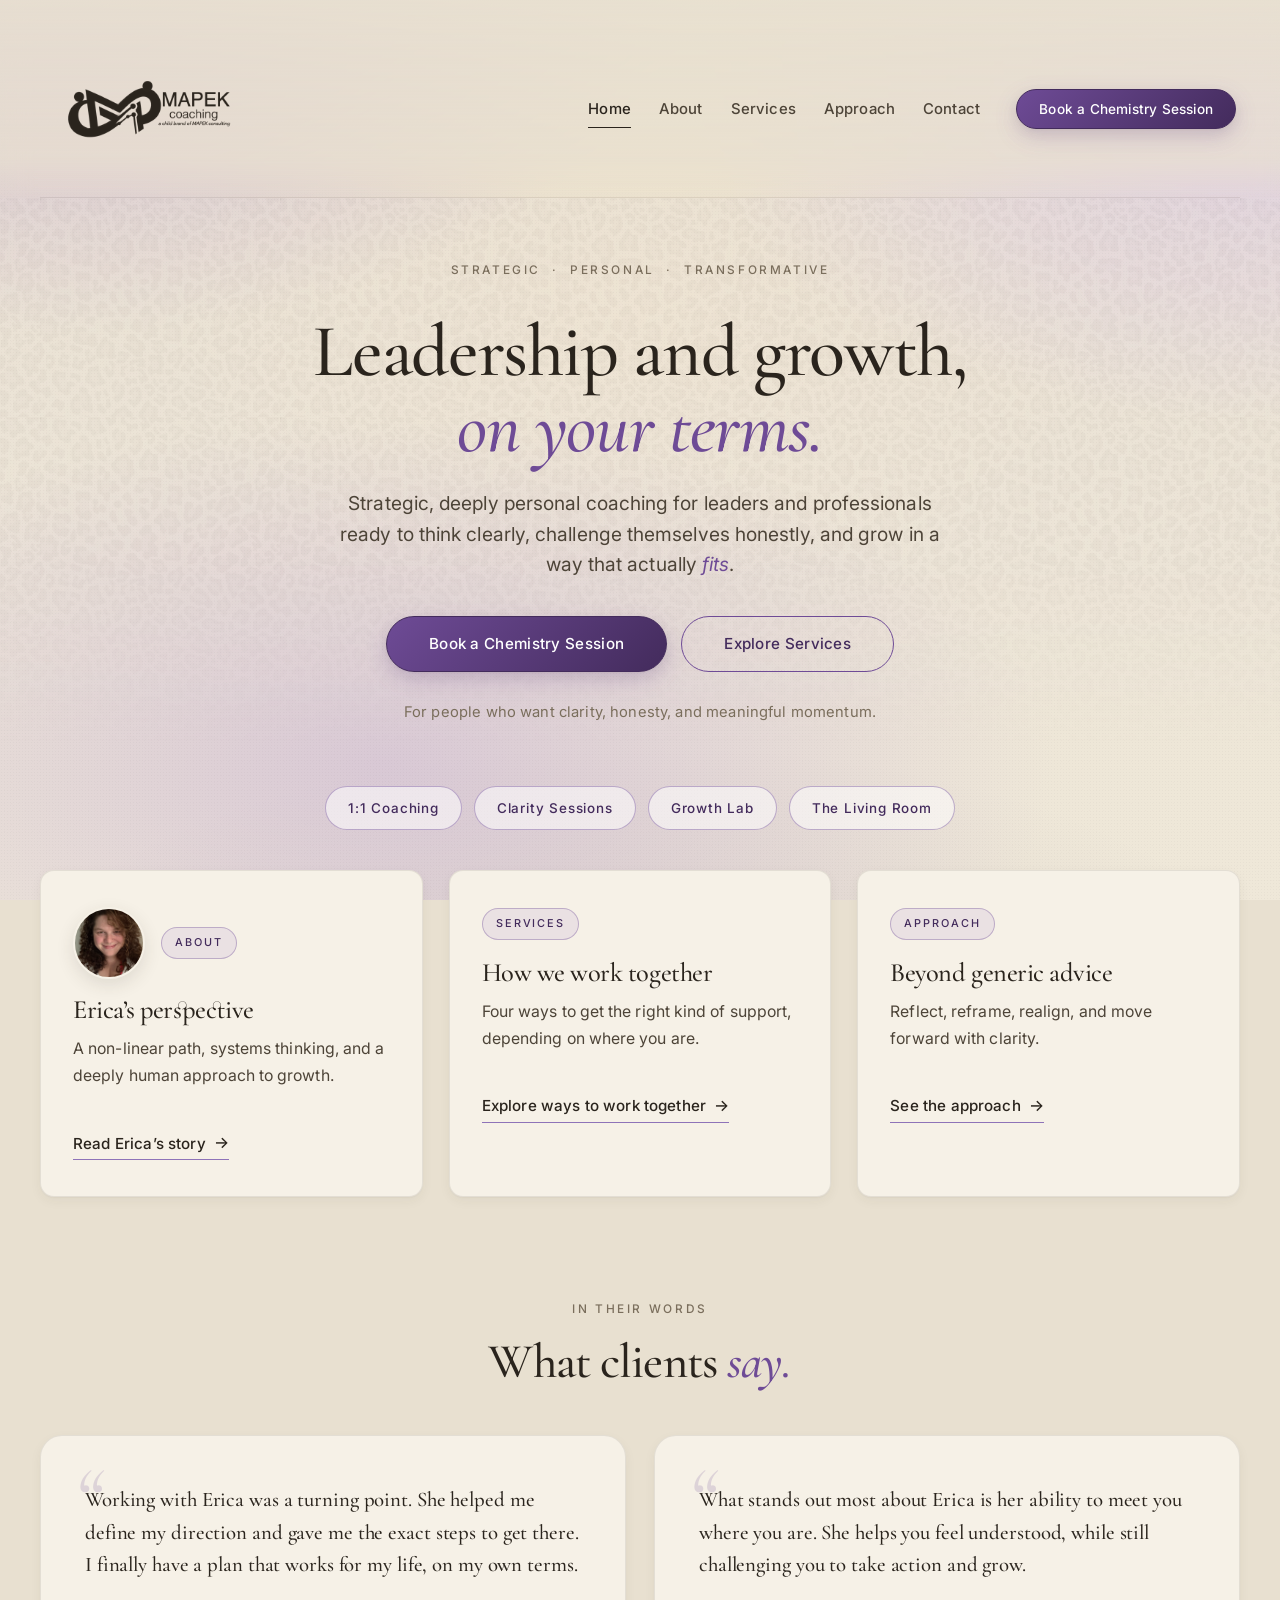
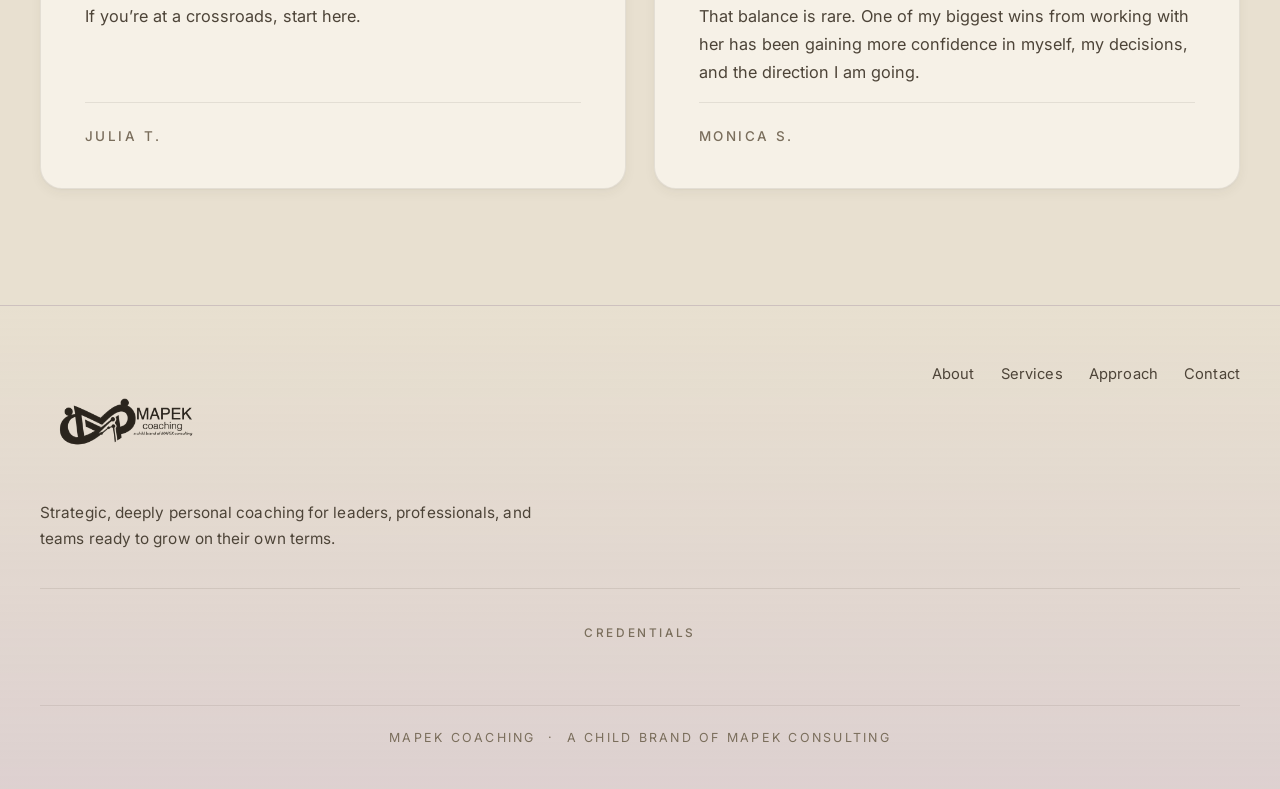
<file: index.html>
<!DOCTYPE html>
<html lang="en">
<head>
  <meta charset="UTF-8" />
  <meta name="viewport" content="width=device-width, initial-scale=1.0" />
  <title>MAPEK Coaching · Strategic, deeply personal coaching</title>
  <meta name="description" content="Strategic, deeply personal coaching for leaders and professionals navigating growth and change." />
  <link rel="icon" type="image/x-icon" href="favicon.ico">
  <link rel="icon" type="image/png" sizes="32x32" href="assets/favicon-32x32.png">
  <link rel="icon" type="image/png" sizes="16x16" href="assets/favicon-16x16.png">
  <link rel="icon" type="image/png" sizes="96x96" href="assets/favicon-96x96.png">
  <link rel="apple-touch-icon" sizes="180x180" href="assets/apple-touch-icon.png">
  <link rel="manifest" href="site.webmanifest">
  <meta name="theme-color" content="#6E4B96">
  <link rel="preconnect" href="https://fonts.googleapis.com">
  <link rel="preconnect" href="https://fonts.gstatic.com" crossorigin>
  <link href="https://fonts.googleapis.com/css2?family=Cormorant+Garamond:ital,wght@0,500;0,600;0,700;1,500&family=Inter:wght@300;400;500;600&display=swap" rel="stylesheet">
  <link rel="stylesheet" href="styles.css?v=29" />
</head>
<body class="page-body home-page">
  <header class="site-header" id="top">
    <div class="container nav-wrap">
      <a class="brand" href="index.html" aria-label="MAPEK Coaching home">
        <img class="logo-img" src="assets/logo-dark.png" alt="MAPEK Coaching">
      </a>

      <button class="nav-toggle" id="navToggle" aria-expanded="false" aria-label="Toggle menu">
        <span></span><span></span><span></span>
      </button>

      <nav class="site-nav" id="siteNav">
        <a href="index.html" class="active">Home</a>
        <a href="about.html">About</a>
        <a href="services.html">Services</a>
        <a href="approach.html">Approach</a>
        <a href="contact.html">Contact</a>
        <a class="btn btn-nav btn-primary" href="https://outlook.office.com/book/MAPEKConsultingMeetingswithErica@kohos.me/?ismsaljsauthenabled">Book a Chemistry Session</a>
      </nav>
    </div>
  </header>

  <main>

    <section class="hero">
      <div class="container hero-grid">
        <div class="hero-copy">
          <p class="eyebrow">Strategic &nbsp;·&nbsp; Personal &nbsp;·&nbsp; Transformative</p>
          <h1>Leadership and growth,<br><em>on your terms.</em></h1>
          <p class="hero-sub">
            Strategic, deeply personal coaching for leaders and professionals ready to think clearly, challenge themselves honestly, and grow in a way that actually <em>fits</em>.
          </p>
          <div class="hero-actions">
            <a class="btn btn-lg btn-primary" href="https://outlook.office.com/book/MAPEKConsultingMeetingswithErica@kohos.me/?ismsaljsauthenabled">Book a Chemistry Session</a>
            <a class="btn btn-lg btn-secondary" href="services.html">Explore Services</a>
          </div>
          <p class="hero-note">For people who want clarity, honesty, and meaningful momentum.</p>
        </div>
      </div>

    </section>

    <section class="section preview-section">
      <div class="container">
        <nav class="service-pills" aria-label="Service offerings">
          <a class="service-pill" href="services.html#momentum">1:1 Coaching</a>
          <a class="service-pill" href="services.html#clarity-session">Clarity Sessions</a>
          <a class="service-pill" href="services.html#growth-lab">Growth Lab</a>
          <a class="service-pill" href="services.html#living-room">The Living Room</a>
        </nav>
      </div>
      <div class="container cards three">
        <article class="card service-card">
          <div style="display:flex; align-items:center; gap:16px; margin-bottom:16px;">
            <div class="portrait-circle">
              <img src="assets/erica-portrait.jpg" alt="Erica">
            </div>
            <span class="card-tag" style="margin-bottom:0;">About</span>
          </div>
          <h3>Erica&rsquo;s perspective</h3>
          <p>A non-linear path, systems thinking, and a deeply human approach to growth.</p>
          <a class="text-link" href="about.html">Read Erica&rsquo;s story</a>
        </article>
        <article class="card service-card">
          <span class="card-tag">Services</span>
          <h3>How we work together</h3>
          <p>Four ways to get the right kind of support, depending on where you are.</p>
          <a class="text-link" href="services.html">Explore ways to work together</a>
        </article>
        <article class="card service-card">
          <span class="card-tag">Approach</span>
          <h3>Beyond generic advice</h3>
          <p>Reflect, reframe, realign, and move forward with clarity.</p>
          <a class="text-link" href="approach.html">See the approach</a>
        </article>
      </div>
    </section>

    <section class="section testimonials-section">
      <div class="container">
        <div class="section-heading">
          <p class="eyebrow">In their words</p>
          <h2>What clients <em>say.</em></h2>
        </div>

        <div class="testimonials-grid">
          <article class="testimonial-card">
            <span class="testimonial-mark" aria-hidden="true">&ldquo;</span>
            <p>Working with Erica was a turning point. She helped me define my direction and gave me the exact steps to get there. I finally have a plan that works for my life, on my own terms.</p>
            <p class="testimonial-body">If you&rsquo;re at a crossroads, start here.</p>
            <div class="testimonial-attribution">
              <span class="attribution-mark"></span>
              <span class="attribution-name">Julia T.</span>
            </div>
          </article>

          <article class="testimonial-card">
            <span class="testimonial-mark" aria-hidden="true">&ldquo;</span>
            <p>What stands out most about Erica is her ability to meet you where you are. She helps you feel understood, while still challenging you to take action and grow.</p>
            <p class="testimonial-body">That balance is rare. One of my biggest wins from working with her has been gaining more confidence in myself, my decisions, and the direction I am going.</p>
            <div class="testimonial-attribution">
              <span class="attribution-mark"></span>
              <span class="attribution-name">Monica S.</span>
            </div>
          </article>
        </div>
      </div>
    </section>

  </main>

  <footer class="site-footer">
    <div class="container footer-grid">
      <div>
        <div class="brand footer-brand">
          <img class="logo-img footer-logo" src="assets/logo-dark.png" alt="MAPEK Coaching">
        </div>
        <p class="footer-copy">Strategic, deeply personal coaching for leaders, professionals, and teams ready to grow on their own terms.</p>
      </div>
      <div class="footer-links">
        <a href="about.html">About</a>
        <a href="services.html">Services</a>
        <a href="approach.html">Approach</a>
        <a href="contact.html">Contact</a>
      </div>
    </div>
    <div class="container credentials-strip">
      <p class="eyebrow">Credentials</p>
      <div class="credentials-grid">
        <div data-iframe-width="150" data-iframe-height="270" data-share-badge-id="fa4e7347-4e3c-48f8-82d4-2e4ea4fa8544" data-share-badge-host="https://www.credly.com"></div>
        <div data-iframe-width="150" data-iframe-height="270" data-share-badge-id="13cc1747-1c7b-4580-8d10-1c09fc70dd99" data-share-badge-host="https://www.credly.com"></div>
        <div data-iframe-width="150" data-iframe-height="270" data-share-badge-id="6d89c6f0-7fdb-4625-aa58-31dde0d2b1b4" data-share-badge-host="https://www.credly.com"></div>
        <div data-iframe-width="150" data-iframe-height="270" data-share-badge-id="57b413a9-18a7-431b-96da-5d138f94674d" data-share-badge-host="https://www.credly.com"></div>
        <div data-iframe-width="150" data-iframe-height="270" data-share-badge-id="67e6eb03-6073-4d0f-a0dc-d6d54c10e6e7" data-share-badge-host="https://www.credly.com"></div>
        <div data-iframe-width="150" data-iframe-height="270" data-share-badge-id="dcde8849-a425-4f1b-a0b8-2fe2fe5684dd" data-share-badge-host="https://www.credly.com"></div>
      </div>
    </div>
    <div class="container">
      <div class="footer-sub">MAPEK Coaching &nbsp;·&nbsp; A child brand of MAPEK Consulting</div>
    </div>
  </footer>

  <script src="script.js"></script>
<script type="text/javascript" async src="https://cdn.credly.com/assets/utilities/embed.js"></script>
</body>
</html>
</file>
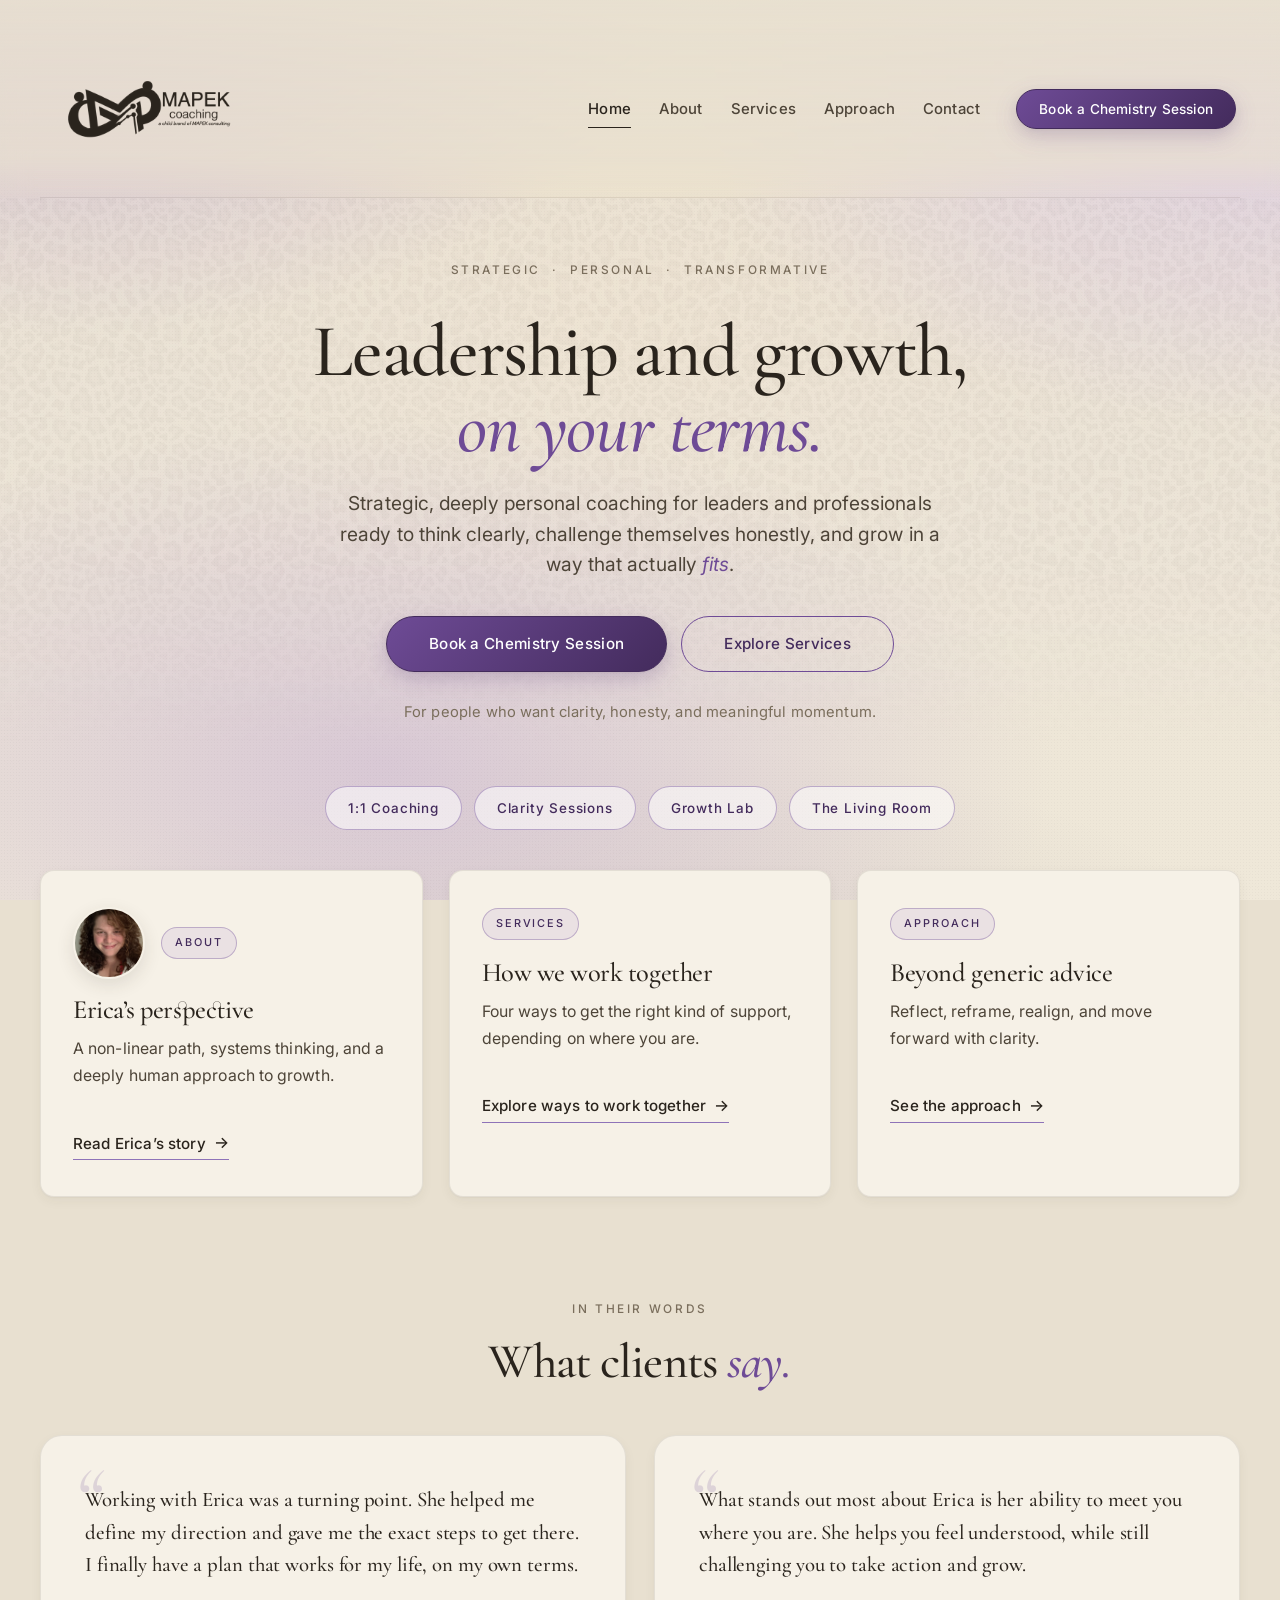
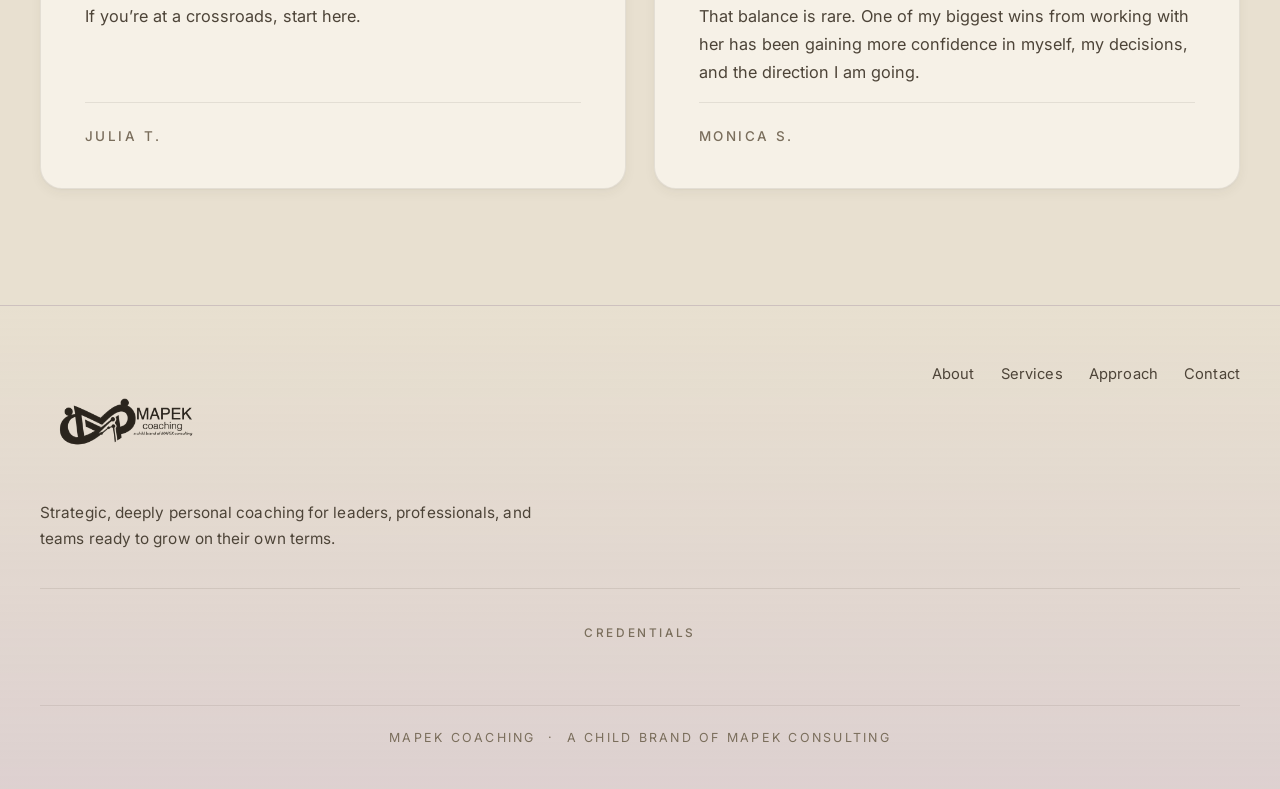
<file: mapek-coaching-stone-v8/index.html>
<!DOCTYPE html>
<html lang="en">
<head>
  <meta charset="UTF-8" />
  <meta name="viewport" content="width=device-width, initial-scale=1.0" />
  <title>MAPEK Coaching · Strategic, deeply personal coaching</title>
  <meta name="description" content="Strategic, deeply personal coaching for leaders and professionals navigating growth and change." />
  <link rel="preconnect" href="https://fonts.googleapis.com">
  <link rel="preconnect" href="https://fonts.gstatic.com" crossorigin>
  <link href="https://fonts.googleapis.com/css2?family=Cormorant+Garamond:ital,wght@0,500;0,600;0,700;1,500&family=Inter:wght@300;400;500;600&display=swap" rel="stylesheet">
  <link rel="stylesheet" href="styles.css?v=29" />
</head>
<body class="page-body home-page">
  <header class="site-header" id="top">
    <div class="container nav-wrap">
      <a class="brand" href="index.html" aria-label="MAPEK Coaching home">
        <img class="logo-img" src="assets/logo-dark.png" alt="MAPEK Coaching">
      </a>

      <button class="nav-toggle" id="navToggle" aria-expanded="false" aria-label="Toggle menu">
        <span></span><span></span><span></span>
      </button>

      <nav class="site-nav" id="siteNav">
        <a href="index.html" class="active">Home</a>
        <a href="about.html">About</a>
        <a href="services.html">Services</a>
        <a href="approach.html">Approach</a>
        <a href="contact.html">Contact</a>
        <a class="btn btn-nav btn-primary" href="https://outlook.office.com/book/MAPEKConsultingMeetingswithErica@kohos.me/?ismsaljsauthenabled">Book a Chemistry Session</a>
      </nav>
    </div>
  </header>

  <main>

    <section class="hero">
      <div class="container hero-grid">
        <div class="hero-copy">
          <p class="eyebrow">Strategic &nbsp;·&nbsp; Personal &nbsp;·&nbsp; Transformative</p>
          <h1>Leadership and growth,<br><em>on your terms.</em></h1>
          <p class="hero-sub">
            Strategic, deeply personal coaching for leaders and professionals ready to think clearly, challenge themselves honestly, and grow in a way that actually <em>fits</em>.
          </p>
          <div class="hero-actions">
            <a class="btn btn-lg btn-primary" href="https://outlook.office.com/book/MAPEKConsultingMeetingswithErica@kohos.me/?ismsaljsauthenabled">Book a Chemistry Session</a>
            <a class="btn btn-lg btn-secondary" href="services.html">Explore Services</a>
          </div>
          <p class="hero-note">For people who want clarity, honesty, and meaningful momentum.</p>
        </div>
      </div>

    </section>

    <section class="section preview-section">
      <div class="container">
        <nav class="service-pills" aria-label="Service offerings">
          <a class="service-pill" href="services.html#momentum">1:1 Coaching</a>
          <a class="service-pill" href="services.html#clarity-session">Clarity Sessions</a>
          <a class="service-pill" href="services.html#growth-lab">Growth Lab</a>
          <a class="service-pill" href="services.html#living-room">The Living Room</a>
        </nav>
      </div>
      <div class="container cards three">
        <article class="card service-card">
          <div style="display:flex; align-items:center; gap:16px; margin-bottom:16px;">
            <div class="portrait-circle">
              <img src="assets/erica-portrait.jpg" alt="Erica">
            </div>
            <span class="card-tag" style="margin-bottom:0;">About</span>
          </div>
          <h3>Erica&rsquo;s perspective</h3>
          <p>A non-linear path, systems thinking, and a deeply human approach to growth.</p>
          <a class="text-link" href="about.html">Read Erica&rsquo;s story</a>
        </article>
        <article class="card service-card">
          <span class="card-tag">Services</span>
          <h3>How we work together</h3>
          <p>Four ways to get the right kind of support, depending on where you are.</p>
          <a class="text-link" href="services.html">Explore ways to work together</a>
        </article>
        <article class="card service-card">
          <span class="card-tag">Approach</span>
          <h3>Beyond generic advice</h3>
          <p>Reflect, reframe, realign, and move forward with clarity.</p>
          <a class="text-link" href="approach.html">See the approach</a>
        </article>
      </div>
    </section>

    <section class="section testimonials-section">
      <div class="container">
        <div class="section-heading">
          <p class="eyebrow">In their words</p>
          <h2>What clients <em>say.</em></h2>
        </div>

        <div class="testimonials-grid">
          <article class="testimonial-card">
            <span class="testimonial-mark" aria-hidden="true">&ldquo;</span>
            <p>Working with Erica was a turning point. She helped me define my direction and gave me the exact steps to get there. I finally have a plan that works for my life, on my own terms.</p>
            <p class="testimonial-body">If you&rsquo;re at a crossroads, start here.</p>
            <div class="testimonial-attribution">
              <span class="attribution-mark"></span>
              <span class="attribution-name">Julia T.</span>
            </div>
          </article>

          <article class="testimonial-card">
            <span class="testimonial-mark" aria-hidden="true">&ldquo;</span>
            <p>What stands out most about Erica is her ability to meet you where you are. She helps you feel understood, while still challenging you to take action and grow.</p>
            <p class="testimonial-body">That balance is rare. One of my biggest wins from working with her has been gaining more confidence in myself, my decisions, and the direction I am going.</p>
            <div class="testimonial-attribution">
              <span class="attribution-mark"></span>
              <span class="attribution-name">Monica S.</span>
            </div>
          </article>
        </div>
      </div>
    </section>

  </main>

  <footer class="site-footer">
    <div class="container footer-grid">
      <div>
        <div class="brand footer-brand">
          <img class="logo-img footer-logo" src="assets/logo-dark.png" alt="MAPEK Coaching">
        </div>
        <p class="footer-copy">Strategic, deeply personal coaching for leaders, professionals, and teams ready to grow on their own terms.</p>
      </div>
      <div class="footer-links">
        <a href="about.html">About</a>
        <a href="services.html">Services</a>
        <a href="approach.html">Approach</a>
        <a href="contact.html">Contact</a>
      </div>
    </div>
    <div class="container credentials-strip">
      <p class="eyebrow">Credentials</p>
      <div class="credentials-grid">
        <div data-iframe-width="150" data-iframe-height="270" data-share-badge-id="fa4e7347-4e3c-48f8-82d4-2e4ea4fa8544" data-share-badge-host="https://www.credly.com"></div>
        <div data-iframe-width="150" data-iframe-height="270" data-share-badge-id="13cc1747-1c7b-4580-8d10-1c09fc70dd99" data-share-badge-host="https://www.credly.com"></div>
        <div data-iframe-width="150" data-iframe-height="270" data-share-badge-id="6d89c6f0-7fdb-4625-aa58-31dde0d2b1b4" data-share-badge-host="https://www.credly.com"></div>
        <div data-iframe-width="150" data-iframe-height="270" data-share-badge-id="57b413a9-18a7-431b-96da-5d138f94674d" data-share-badge-host="https://www.credly.com"></div>
        <div data-iframe-width="150" data-iframe-height="270" data-share-badge-id="67e6eb03-6073-4d0f-a0dc-d6d54c10e6e7" data-share-badge-host="https://www.credly.com"></div>
        <div data-iframe-width="150" data-iframe-height="270" data-share-badge-id="dcde8849-a425-4f1b-a0b8-2fe2fe5684dd" data-share-badge-host="https://www.credly.com"></div>
      </div>
    </div>
    <div class="container">
      <div class="footer-sub">MAPEK Coaching &nbsp;·&nbsp; A child brand of MAPEK Consulting</div>
    </div>
  </footer>

  <script src="script.js"></script>
<script type="text/javascript" async src="https://cdn.credly.com/assets/utilities/embed.js"></script>
</body>
</html>
</file>
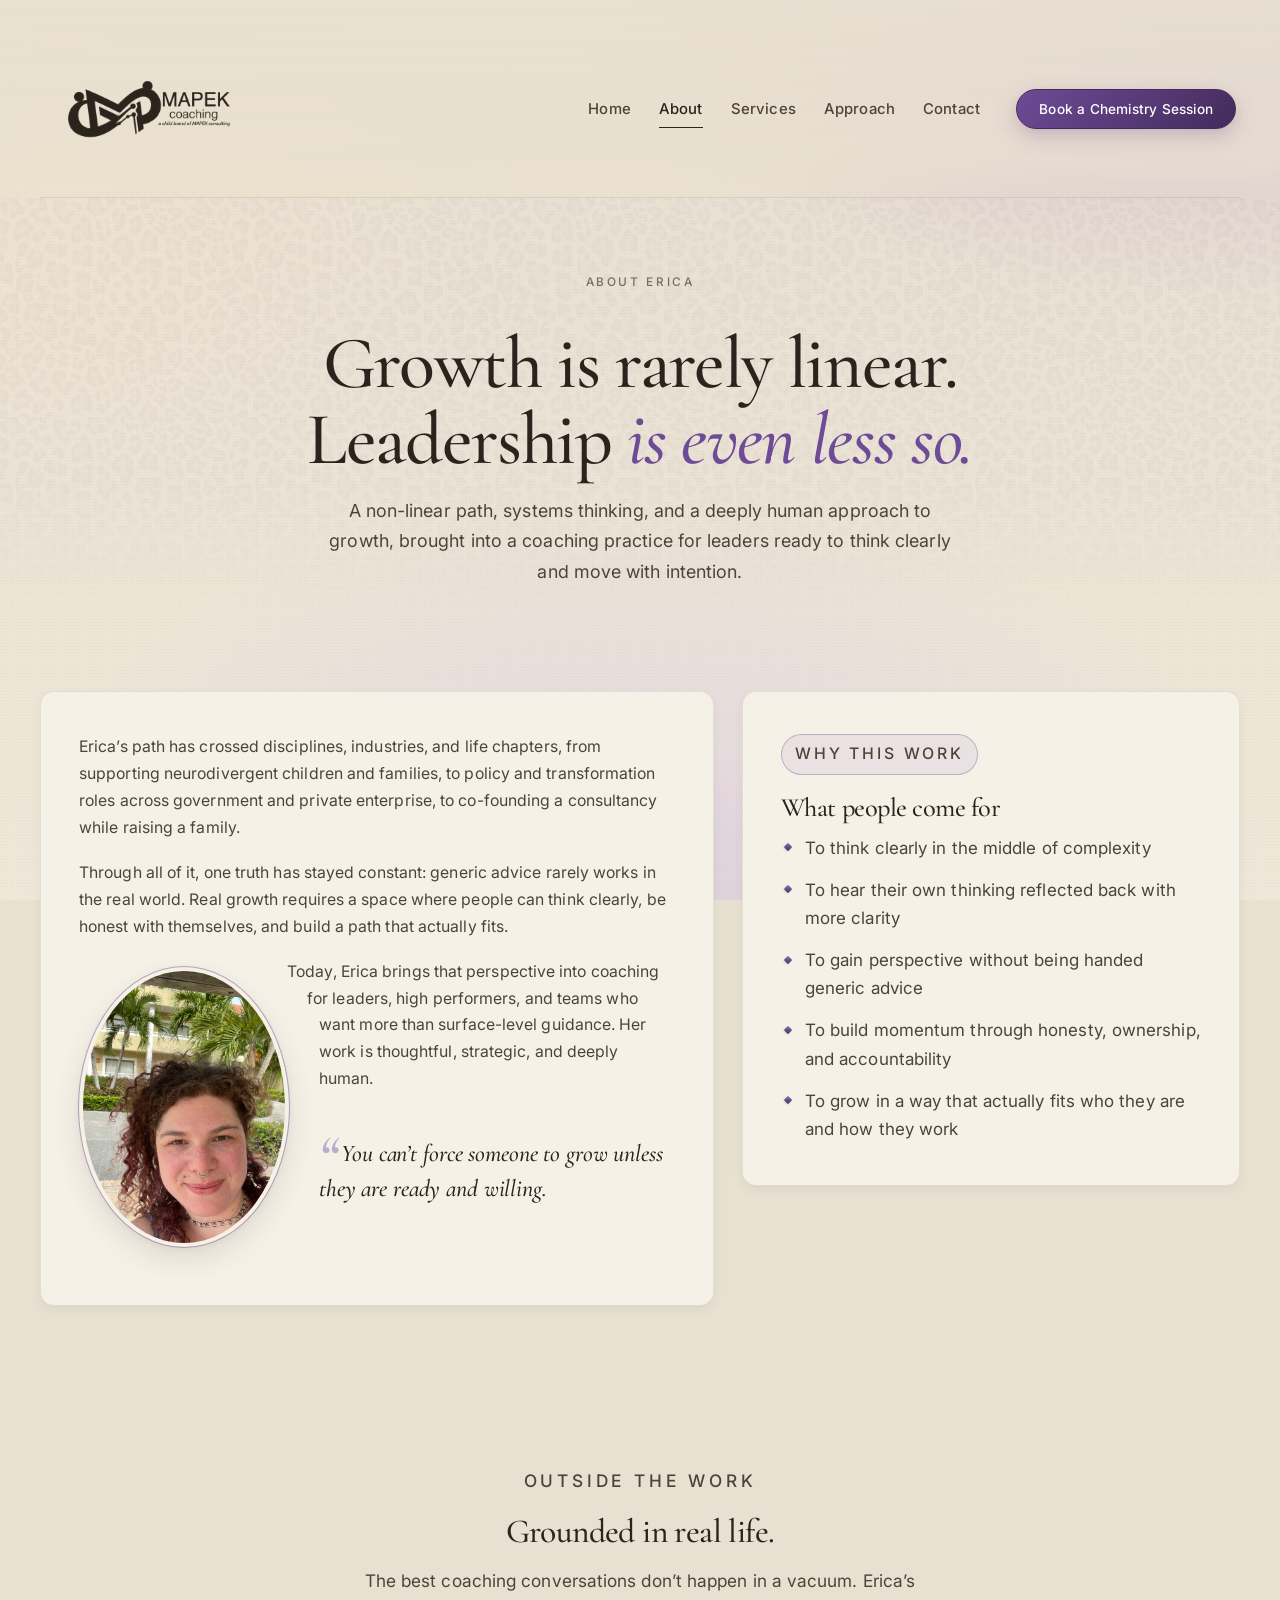
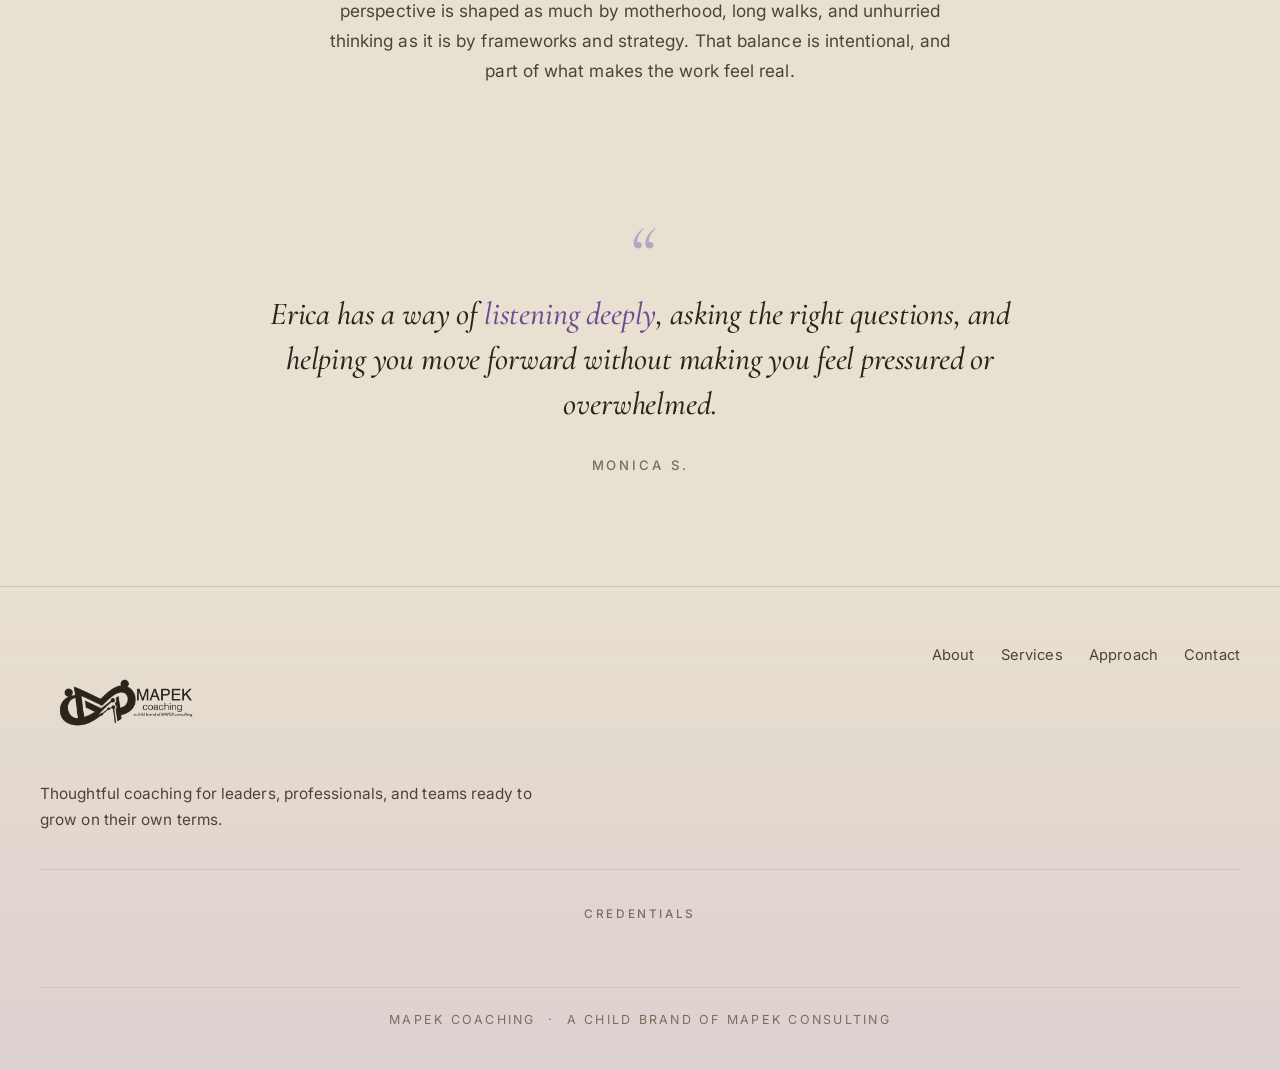
<file: about.html>
<!DOCTYPE html>
<html lang="en">
<head>
  <meta charset="UTF-8" />
  <meta name="viewport" content="width=device-width, initial-scale=1.0" />
  <title>About | MAPEK Coaching</title>
  <meta name="description" content="Learn about Erica and the perspective behind MAPEK Coaching." />
  <link rel="icon" type="image/x-icon" href="favicon.ico">
  <link rel="icon" type="image/png" sizes="32x32" href="assets/favicon-32x32.png">
  <link rel="icon" type="image/png" sizes="16x16" href="assets/favicon-16x16.png">
  <link rel="icon" type="image/png" sizes="96x96" href="assets/favicon-96x96.png">
  <link rel="apple-touch-icon" sizes="180x180" href="assets/apple-touch-icon.png">
  <link rel="manifest" href="site.webmanifest">
  <meta name="theme-color" content="#6E4B96">
  <link rel="preconnect" href="https://fonts.googleapis.com">
  <link rel="preconnect" href="https://fonts.gstatic.com" crossorigin>
  <link href="https://fonts.googleapis.com/css2?family=Cormorant+Garamond:ital,wght@0,500;0,600;0,700;1,500&family=Inter:wght@300;400;500;600&display=swap" rel="stylesheet">
  <link rel="stylesheet" href="styles.css?v=29" />
</head>
<body class="page-body about-page">
  <header class="site-header" id="top">
    <div class="container nav-wrap">
      <a class="brand" href="index.html" aria-label="MAPEK Coaching home">
        <img class="logo-img" src="assets/logo-dark.png" alt="MAPEK Coaching">
      </a>

      <button class="nav-toggle" id="navToggle" aria-expanded="false" aria-label="Toggle menu">
        <span></span><span></span><span></span>
      </button>

      <nav class="site-nav" id="siteNav">
        <a href="index.html">Home</a>
        <a href="about.html" class="active">About</a>
        <a href="services.html">Services</a>
        <a href="approach.html">Approach</a>
        <a href="contact.html">Contact</a>
        <a class="btn btn-nav btn-primary" href="https://outlook.office.com/book/MAPEKConsultingMeetingswithErica@kohos.me/?ismsaljsauthenabled">Book a Chemistry Session</a>
      </nav>
    </div>
  </header>

  <main>

    <section class="section inner-hero">
      <div class="container narrow center">
        <p class="eyebrow">About Erica</p>
        <h1 class="inner-title">Growth is rarely linear.<br>Leadership <em>is even less so.</em></h1>
        <p class="section-sub">A non-linear path, systems thinking, and a deeply human approach to growth, brought into a coaching practice for leaders ready to think clearly and move with intention.</p>
      </div>
    </section>

    <section class="section">
      <div class="container split">
        <div class="card">
          <p>
            Erica&rsquo;s path has crossed disciplines, industries, and life chapters, from supporting neurodivergent children and families, to policy and transformation roles across government and private enterprise, to co-founding a consultancy while raising a family.
          </p>
          <p>
            Through all of it, one truth has stayed constant: generic advice rarely works in the real world. Real growth requires a space where people can think clearly, be honest with themselves, and build a path that actually fits.
          </p>
          <div class="card-feature-image">
            <img src="assets/erica-tropical.jpg" alt="Erica, in a candid moment">
          </div>
          <p>
            Today, Erica brings that perspective into coaching for leaders, high performers, and teams who want more than surface-level guidance. Her work is thoughtful, strategic, and deeply human.
          </p>
          <blockquote>You can&rsquo;t force someone to grow unless they are ready and willing.</blockquote>
        </div>

        <aside class="card">
          <p class="card-tag">Why this work</p>
          <h3>What people come for</h3>
          <ul class="clean-list">
            <li>To think clearly in the middle of complexity</li>
            <li>To hear their own thinking reflected back with more clarity</li>
            <li>To gain perspective without being handed generic advice</li>
            <li>To build momentum through honesty, ownership, and accountability</li>
            <li>To grow in a way that actually fits who they are and how they work</li>
          </ul>
        </aside>
      </div>
    </section>

    <section class="section">
      <div class="container">
        <div class="grounded-note">
          <p class="eyebrow">Outside the work</p>
          <h3>Grounded in real life.</h3>
          <p>The best coaching conversations don&rsquo;t happen in a vacuum. Erica&rsquo;s perspective is shaped as much by motherhood, long walks, and unhurried thinking as it is by frameworks and strategy. That balance is intentional, and part of what makes the work feel real.</p>
        </div>
      </div>
    </section>

    <section class="section pull-quote-section">
      <div class="container">
        <div class="pull-quote">
          <span class="pull-quote-mark">&ldquo;</span>
          <blockquote>Erica has a way of <em>listening deeply</em>, asking the right questions, and helping you move forward without making you feel pressured or overwhelmed.</blockquote>
          <div class="attribution">Monica S.</div>
        </div>
      </div>
    </section>

  </main>

  <footer class="site-footer">
    <div class="container footer-grid">
      <div>
        <div class="brand footer-brand">
          <img class="logo-img footer-logo" src="assets/logo-dark.png" alt="MAPEK Coaching">
        </div>
        <p class="footer-copy">Thoughtful coaching for leaders, professionals, and teams ready to grow on their own terms.</p>
      </div>
      <div class="footer-links">
        <a href="about.html">About</a>
        <a href="services.html">Services</a>
        <a href="approach.html">Approach</a>
        <a href="contact.html">Contact</a>
      </div>
    </div>
    <div class="container credentials-strip">
      <p class="eyebrow">Credentials</p>
      <div class="credentials-grid">
        <div data-iframe-width="150" data-iframe-height="270" data-share-badge-id="fa4e7347-4e3c-48f8-82d4-2e4ea4fa8544" data-share-badge-host="https://www.credly.com"></div>
        <div data-iframe-width="150" data-iframe-height="270" data-share-badge-id="13cc1747-1c7b-4580-8d10-1c09fc70dd99" data-share-badge-host="https://www.credly.com"></div>
        <div data-iframe-width="150" data-iframe-height="270" data-share-badge-id="6d89c6f0-7fdb-4625-aa58-31dde0d2b1b4" data-share-badge-host="https://www.credly.com"></div>
        <div data-iframe-width="150" data-iframe-height="270" data-share-badge-id="57b413a9-18a7-431b-96da-5d138f94674d" data-share-badge-host="https://www.credly.com"></div>
        <div data-iframe-width="150" data-iframe-height="270" data-share-badge-id="67e6eb03-6073-4d0f-a0dc-d6d54c10e6e7" data-share-badge-host="https://www.credly.com"></div>
        <div data-iframe-width="150" data-iframe-height="270" data-share-badge-id="dcde8849-a425-4f1b-a0b8-2fe2fe5684dd" data-share-badge-host="https://www.credly.com"></div>
      </div>
    </div>
    <div class="container">
      <div class="footer-sub">MAPEK Coaching &nbsp;·&nbsp; A child brand of MAPEK Consulting</div>
    </div>
  </footer>

  <script src="script.js"></script>
<script type="text/javascript" async src="https://cdn.credly.com/assets/utilities/embed.js"></script>
</body>
</html>
</file>
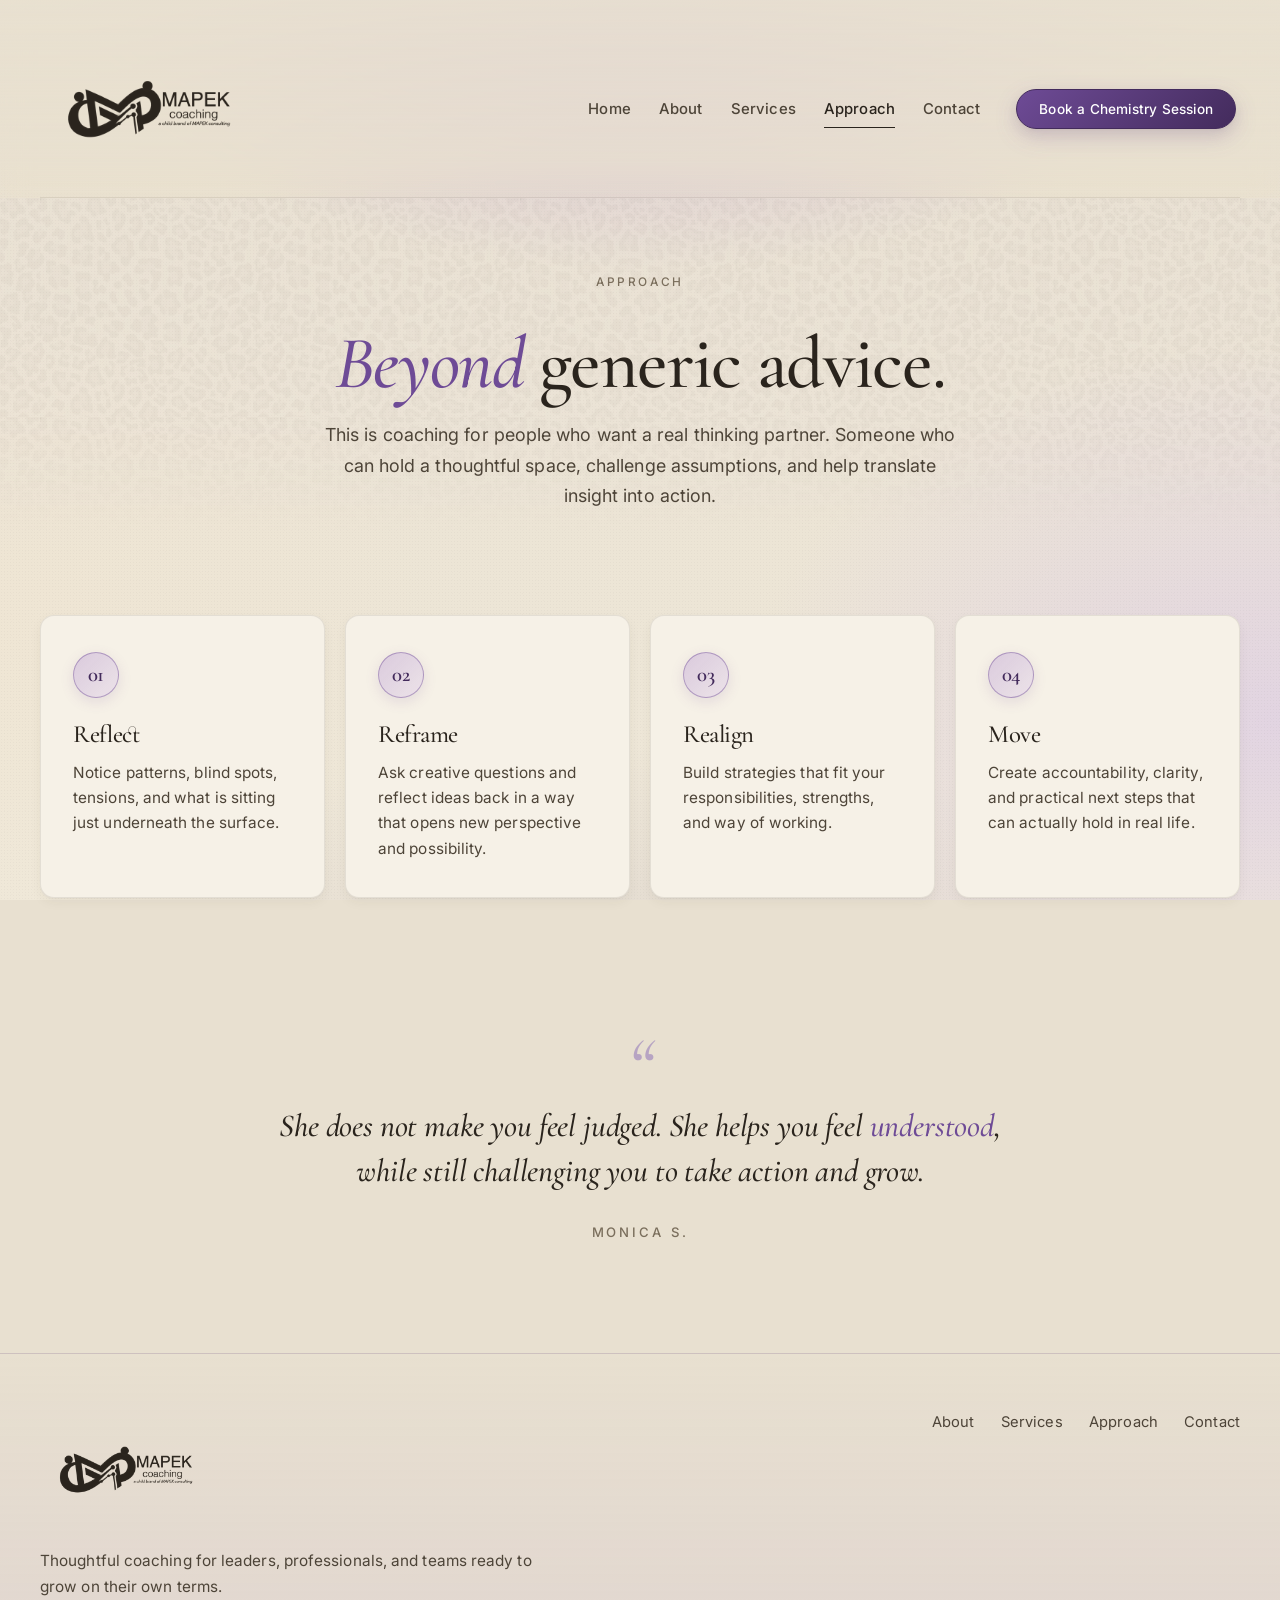
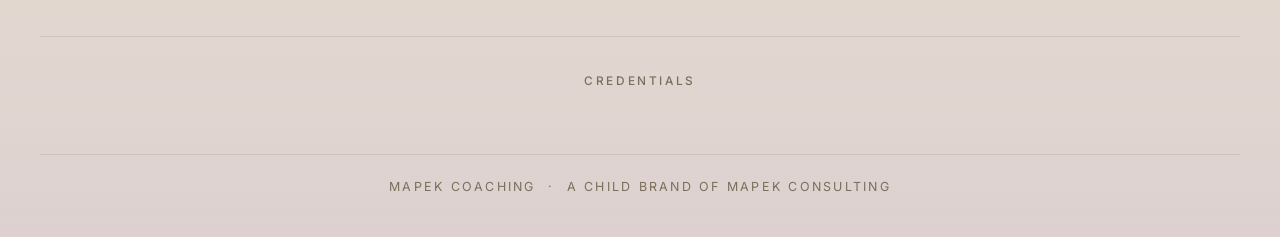
<file: approach.html>
<!DOCTYPE html>
<html lang="en">
<head>
  <meta charset="UTF-8" />
  <meta name="viewport" content="width=device-width, initial-scale=1.0" />
  <title>Approach | MAPEK Coaching</title>
  <meta name="description" content="See the coaching approach behind MAPEK Coaching." />
  <link rel="icon" type="image/x-icon" href="favicon.ico">
  <link rel="icon" type="image/png" sizes="32x32" href="assets/favicon-32x32.png">
  <link rel="icon" type="image/png" sizes="16x16" href="assets/favicon-16x16.png">
  <link rel="icon" type="image/png" sizes="96x96" href="assets/favicon-96x96.png">
  <link rel="apple-touch-icon" sizes="180x180" href="assets/apple-touch-icon.png">
  <link rel="manifest" href="site.webmanifest">
  <meta name="theme-color" content="#6E4B96">
  <link rel="preconnect" href="https://fonts.googleapis.com">
  <link rel="preconnect" href="https://fonts.gstatic.com" crossorigin>
  <link href="https://fonts.googleapis.com/css2?family=Cormorant+Garamond:ital,wght@0,500;0,600;0,700;1,500&family=Inter:wght@300;400;500;600&display=swap" rel="stylesheet">
  <link rel="stylesheet" href="styles.css?v=29" />
</head>
<body class="page-body approach-page">
  <header class="site-header" id="top">
    <div class="container nav-wrap">
      <a class="brand" href="index.html" aria-label="MAPEK Coaching home">
        <img class="logo-img" src="assets/logo-dark.png" alt="MAPEK Coaching">
      </a>

      <button class="nav-toggle" id="navToggle" aria-expanded="false" aria-label="Toggle menu">
        <span></span><span></span><span></span>
      </button>

      <nav class="site-nav" id="siteNav">
        <a href="index.html">Home</a>
        <a href="about.html">About</a>
        <a href="services.html">Services</a>
        <a href="approach.html" class="active">Approach</a>
        <a href="contact.html">Contact</a>
        <a class="btn btn-nav btn-primary" href="https://outlook.office.com/book/MAPEKConsultingMeetingswithErica@kohos.me/?ismsaljsauthenabled">Book a Chemistry Session</a>
      </nav>
    </div>
  </header>

  <main>

    <section class="section inner-hero">
      <div class="container narrow center">
        <p class="eyebrow">Approach</p>
        <h1 class="inner-title"><em>Beyond</em> generic advice.</h1>
        <p class="section-sub">This is coaching for people who want a real thinking partner. Someone who can hold a thoughtful space, challenge assumptions, and help translate insight into action.</p>
      </div>
    </section>

    <section class="section">
      <div class="container steps">
        <article class="step">
          <span class="step-num">01</span>
          <h3>Reflect</h3>
          <p>Notice patterns, blind spots, tensions, and what is sitting just underneath the surface.</p>
        </article>
        <article class="step">
          <span class="step-num">02</span>
          <h3>Reframe</h3>
          <p>Ask creative questions and reflect ideas back in a way that opens new perspective and possibility.</p>
        </article>
        <article class="step">
          <span class="step-num">03</span>
          <h3>Realign</h3>
          <p>Build strategies that fit your responsibilities, strengths, and way of working.</p>
        </article>
        <article class="step">
          <span class="step-num">04</span>
          <h3>Move</h3>
          <p>Create accountability, clarity, and practical next steps that can actually hold in real life.</p>
        </article>
      </div>
    </section>

    <section class="section pull-quote-section">
      <div class="container">
        <div class="pull-quote">
          <span class="pull-quote-mark">&ldquo;</span>
          <blockquote>She does not make you feel judged. She helps you feel <em>understood</em>, while still challenging you to take action and grow.</blockquote>
          <div class="attribution">Monica S.</div>
        </div>
      </div>
    </section>

  </main>

  <footer class="site-footer">
    <div class="container footer-grid">
      <div>
        <div class="brand footer-brand">
          <img class="logo-img footer-logo" src="assets/logo-dark.png" alt="MAPEK Coaching">
        </div>
        <p class="footer-copy">Thoughtful coaching for leaders, professionals, and teams ready to grow on their own terms.</p>
      </div>
      <div class="footer-links">
        <a href="about.html">About</a>
        <a href="services.html">Services</a>
        <a href="approach.html">Approach</a>
        <a href="contact.html">Contact</a>
      </div>
    </div>
    <div class="container credentials-strip">
      <p class="eyebrow">Credentials</p>
      <div class="credentials-grid">
        <div data-iframe-width="150" data-iframe-height="270" data-share-badge-id="fa4e7347-4e3c-48f8-82d4-2e4ea4fa8544" data-share-badge-host="https://www.credly.com"></div>
        <div data-iframe-width="150" data-iframe-height="270" data-share-badge-id="13cc1747-1c7b-4580-8d10-1c09fc70dd99" data-share-badge-host="https://www.credly.com"></div>
        <div data-iframe-width="150" data-iframe-height="270" data-share-badge-id="6d89c6f0-7fdb-4625-aa58-31dde0d2b1b4" data-share-badge-host="https://www.credly.com"></div>
        <div data-iframe-width="150" data-iframe-height="270" data-share-badge-id="57b413a9-18a7-431b-96da-5d138f94674d" data-share-badge-host="https://www.credly.com"></div>
        <div data-iframe-width="150" data-iframe-height="270" data-share-badge-id="67e6eb03-6073-4d0f-a0dc-d6d54c10e6e7" data-share-badge-host="https://www.credly.com"></div>
        <div data-iframe-width="150" data-iframe-height="270" data-share-badge-id="dcde8849-a425-4f1b-a0b8-2fe2fe5684dd" data-share-badge-host="https://www.credly.com"></div>
      </div>
    </div>
    <div class="container">
      <div class="footer-sub">MAPEK Coaching &nbsp;·&nbsp; A child brand of MAPEK Consulting</div>
    </div>
  </footer>

  <script src="script.js"></script>
<script type="text/javascript" async src="https://cdn.credly.com/assets/utilities/embed.js"></script>
</body>
</html>
</file>
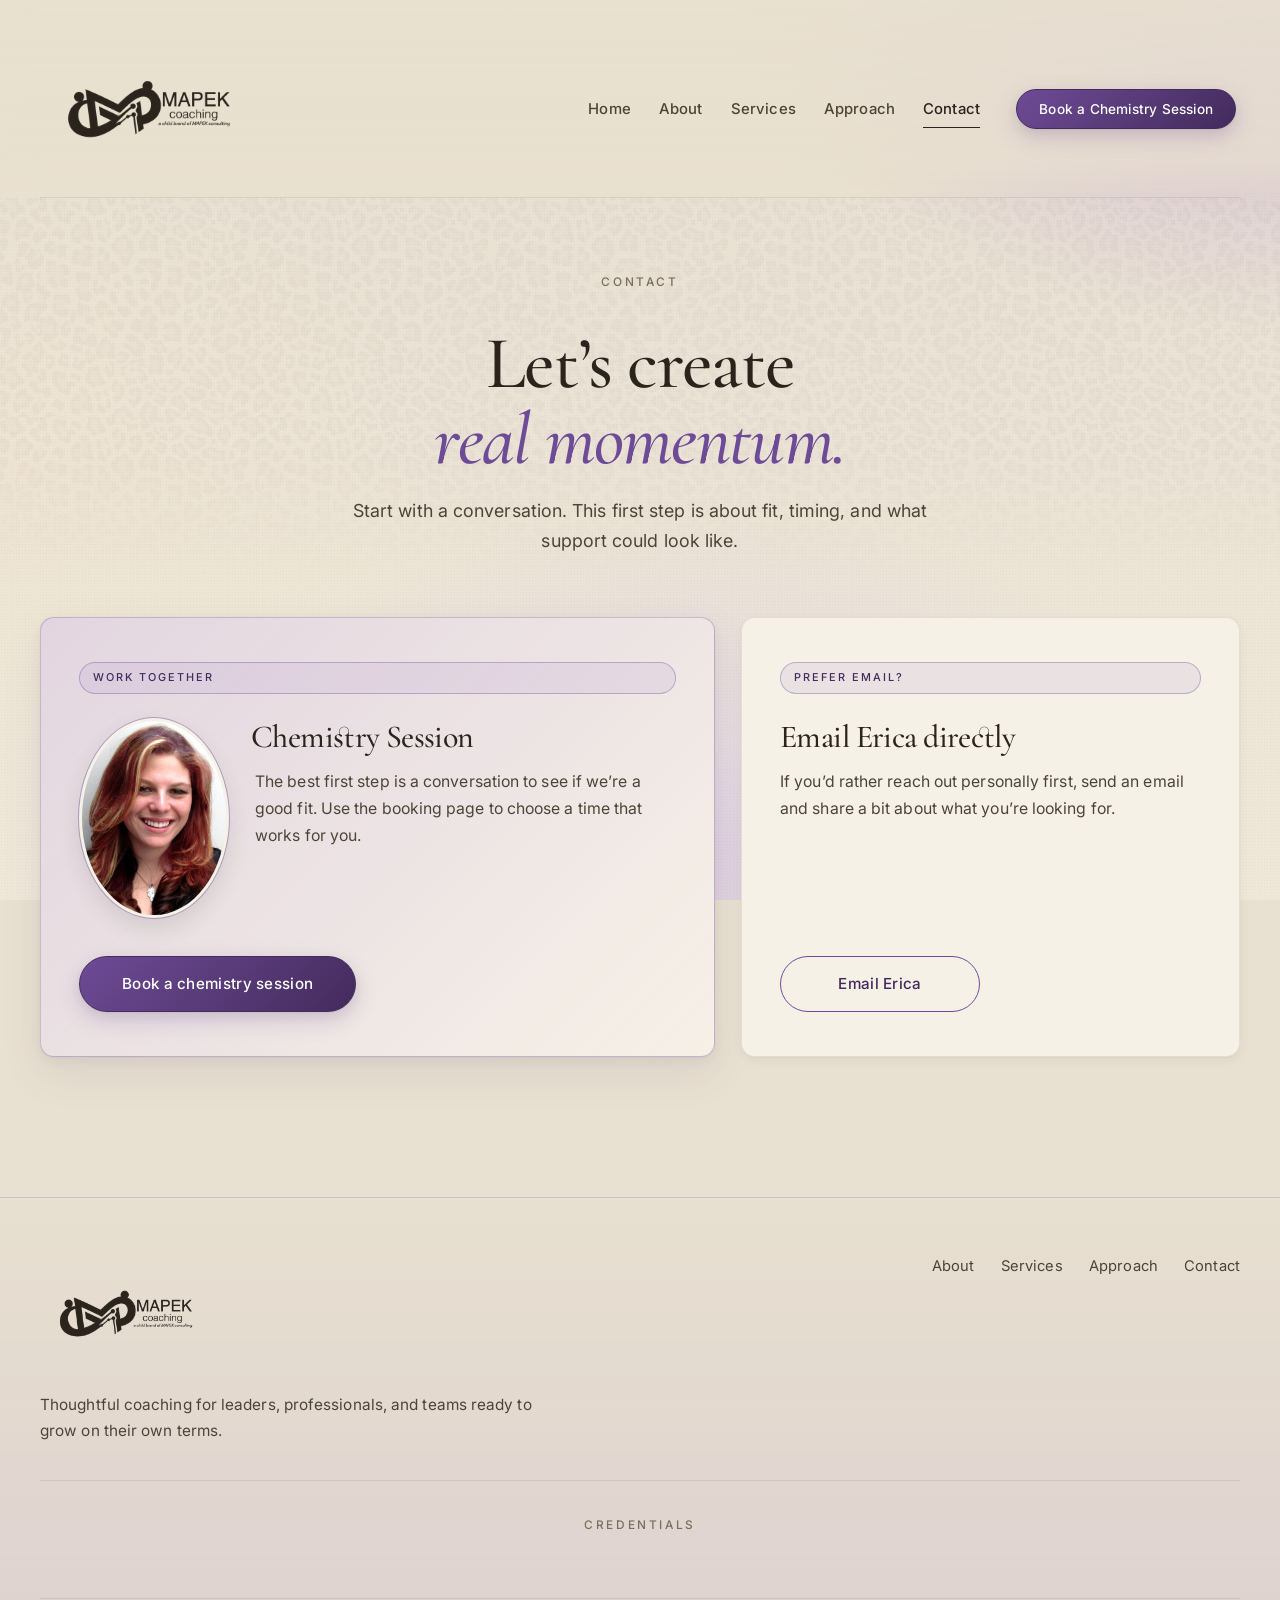
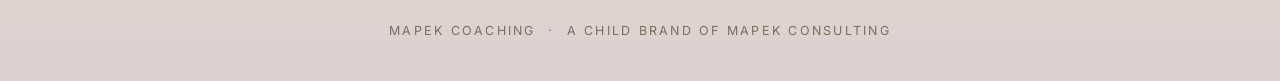
<file: contact.html>
<!DOCTYPE html>
<html lang="en">
<head>
  <meta charset="UTF-8" />
  <meta name="viewport" content="width=device-width, initial-scale=1.0" />
  <title>Contact | MAPEK Coaching</title>
  <meta name="description" content="Book a chemistry session or get in touch with MAPEK Coaching." />
  <link rel="icon" type="image/x-icon" href="favicon.ico">
  <link rel="icon" type="image/png" sizes="32x32" href="assets/favicon-32x32.png">
  <link rel="icon" type="image/png" sizes="16x16" href="assets/favicon-16x16.png">
  <link rel="icon" type="image/png" sizes="96x96" href="assets/favicon-96x96.png">
  <link rel="apple-touch-icon" sizes="180x180" href="assets/apple-touch-icon.png">
  <link rel="manifest" href="site.webmanifest">
  <meta name="theme-color" content="#6E4B96">
  <link rel="preconnect" href="https://fonts.googleapis.com">
  <link rel="preconnect" href="https://fonts.gstatic.com" crossorigin>
  <link href="https://fonts.googleapis.com/css2?family=Cormorant+Garamond:ital,wght@0,500;0,600;0,700;1,500&family=Inter:wght@300;400;500;600&display=swap" rel="stylesheet">
  <link rel="stylesheet" href="styles.css?v=29" />
</head>
<body class="page-body contact-page">
  <header class="site-header" id="top">
    <div class="container nav-wrap">
      <a class="brand" href="index.html" aria-label="MAPEK Coaching home">
        <img class="logo-img" src="assets/logo-dark.png" alt="MAPEK Coaching">
      </a>

      <button class="nav-toggle" id="navToggle" aria-expanded="false" aria-label="Toggle menu">
        <span></span><span></span><span></span>
      </button>

      <nav class="site-nav" id="siteNav">
        <a href="index.html">Home</a>
        <a href="about.html">About</a>
        <a href="services.html">Services</a>
        <a href="approach.html">Approach</a>
        <a href="contact.html" class="active">Contact</a>
        <a class="btn btn-nav btn-primary" href="https://outlook.office.com/book/MAPEKConsultingMeetingswithErica@kohos.me/?ismsaljsauthenabled">Book a Chemistry Session</a>
      </nav>
    </div>
  </header>

  <main>

    <section class="section inner-hero">
      <div class="container narrow center">
        <p class="eyebrow">Contact</p>
        <h1 class="inner-title">Let&rsquo;s create<br><em>real momentum.</em></h1>
        <p class="section-sub">
          Start with a conversation. This first step is about fit, timing, and what support could look like.
        </p>
      </div>
    </section>

    <section class="section contact-experience">
      <div class="container contact-grid">
        <article class="card contact-card contact-primary">
          <span class="card-tag">Work Together</span>
          <div class="contact-content">
            <div class="contact-portrait">
              <img src="assets/erica-studio.jpg" alt="Erica">
            </div>
            <h3>Chemistry Session</h3>
            <p>
              The best first step is a conversation to see if we&rsquo;re a good fit. Use the booking page to choose a time that works for you.
            </p>
          </div>
          <div class="contact-actions">
            <a class="btn btn-lg btn-primary" href="https://outlook.office.com/book/MAPEKConsultingMeetingswithErica@kohos.me/?ismsaljsauthenabled">Book a chemistry session</a>
          </div>
        </article>

        <article class="card contact-card">
          <span class="card-tag">Prefer email?</span>
          <h3>Email Erica directly</h3>
          <p>
            If you&rsquo;d rather reach out personally first, send an email and share a bit about what you&rsquo;re looking for.
          </p>
          <div class="contact-actions">
            <a class="btn btn-lg btn-secondary" href="mailto:erica@kohos.me?subject=Coaching%20Inquiry">Email Erica</a>
          </div>
        </article>
      </div>
    </section>

  </main>

  <footer class="site-footer">
    <div class="container footer-grid">
      <div>
        <div class="brand footer-brand">
          <img class="logo-img footer-logo" src="assets/logo-dark.png" alt="MAPEK Coaching">
        </div>
        <p class="footer-copy">Thoughtful coaching for leaders, professionals, and teams ready to grow on their own terms.</p>
      </div>
      <div class="footer-links">
        <a href="about.html">About</a>
        <a href="services.html">Services</a>
        <a href="approach.html">Approach</a>
        <a href="contact.html">Contact</a>
      </div>
    </div>
    <div class="container credentials-strip">
      <p class="eyebrow">Credentials</p>
      <div class="credentials-grid">
        <div data-iframe-width="150" data-iframe-height="270" data-share-badge-id="fa4e7347-4e3c-48f8-82d4-2e4ea4fa8544" data-share-badge-host="https://www.credly.com"></div>
        <div data-iframe-width="150" data-iframe-height="270" data-share-badge-id="13cc1747-1c7b-4580-8d10-1c09fc70dd99" data-share-badge-host="https://www.credly.com"></div>
        <div data-iframe-width="150" data-iframe-height="270" data-share-badge-id="6d89c6f0-7fdb-4625-aa58-31dde0d2b1b4" data-share-badge-host="https://www.credly.com"></div>
        <div data-iframe-width="150" data-iframe-height="270" data-share-badge-id="57b413a9-18a7-431b-96da-5d138f94674d" data-share-badge-host="https://www.credly.com"></div>
        <div data-iframe-width="150" data-iframe-height="270" data-share-badge-id="67e6eb03-6073-4d0f-a0dc-d6d54c10e6e7" data-share-badge-host="https://www.credly.com"></div>
        <div data-iframe-width="150" data-iframe-height="270" data-share-badge-id="dcde8849-a425-4f1b-a0b8-2fe2fe5684dd" data-share-badge-host="https://www.credly.com"></div>
      </div>
    </div>
    <div class="container">
      <div class="footer-sub">MAPEK Coaching &nbsp;·&nbsp; A child brand of MAPEK Consulting</div>
    </div>
  </footer>

  <script src="script.js"></script>
<script type="text/javascript" async src="https://cdn.credly.com/assets/utilities/embed.js"></script>
</body>
</html>
</file>
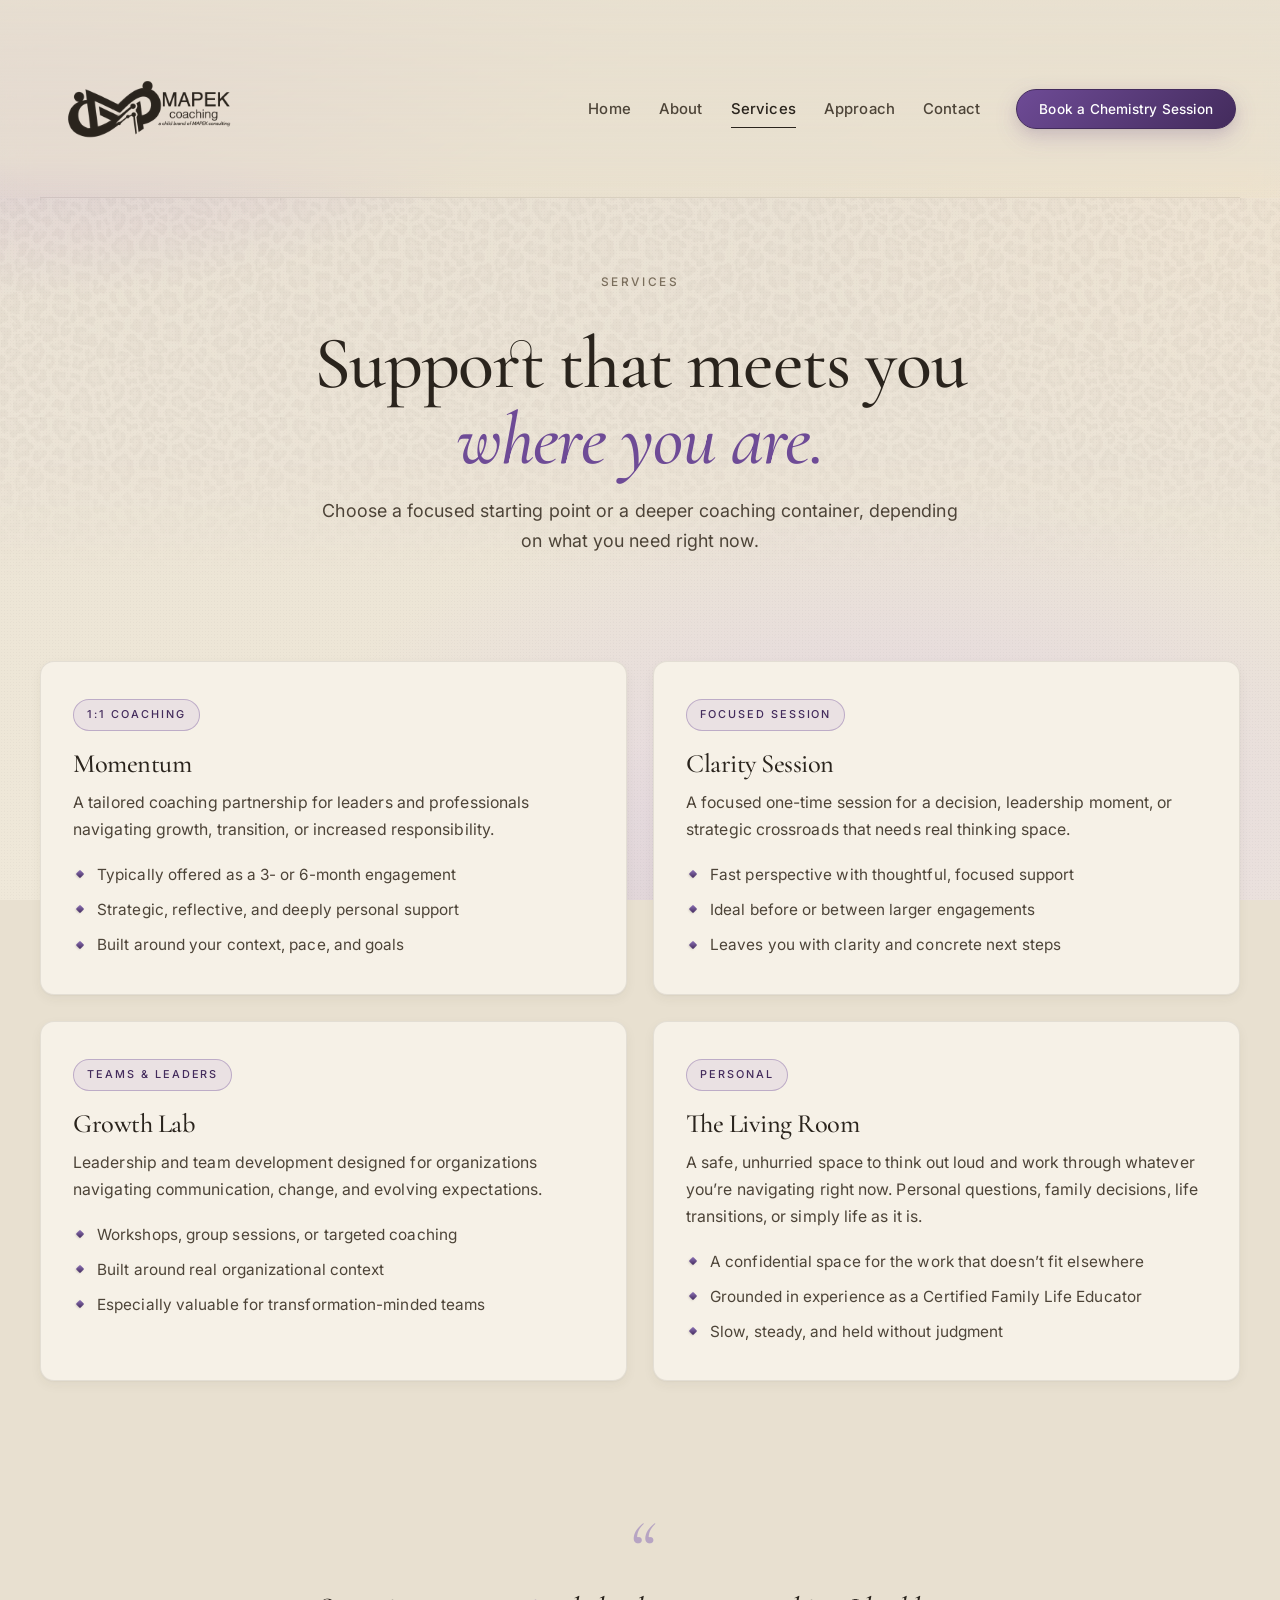
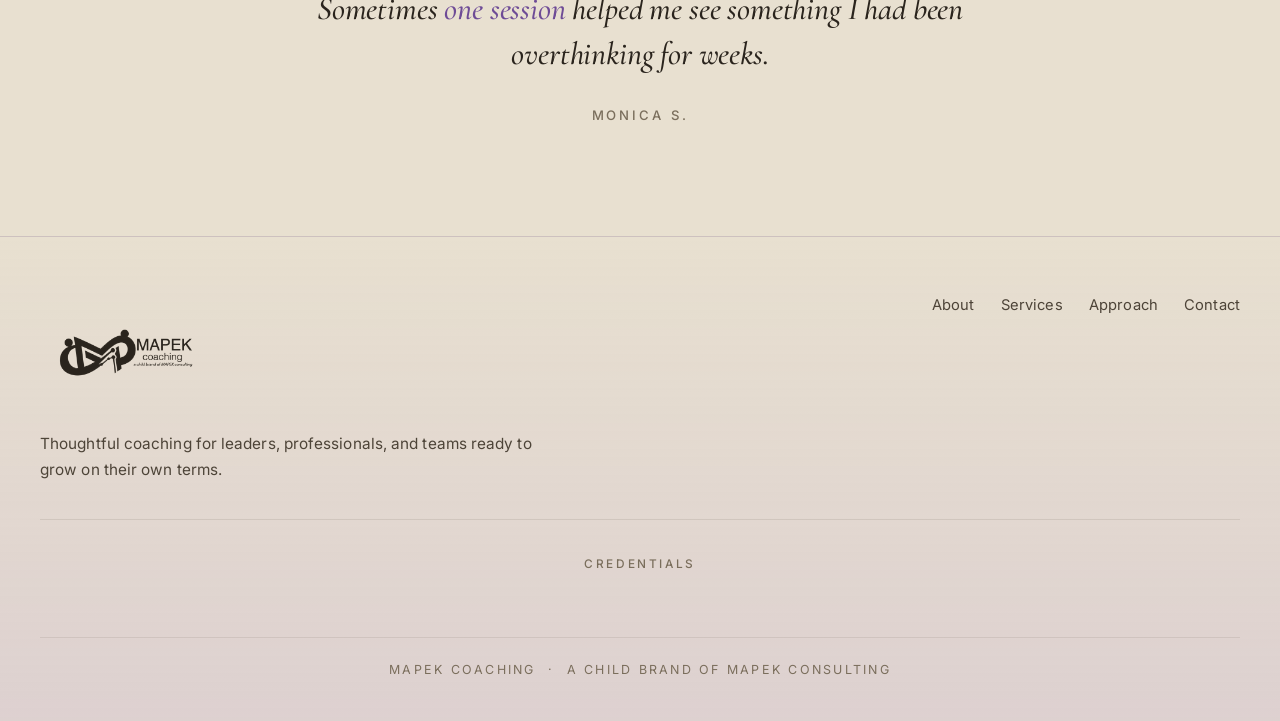
<file: services.html>
<!DOCTYPE html>
<html lang="en">
<head>
  <meta charset="UTF-8" />
  <meta name="viewport" content="width=device-width, initial-scale=1.0" />
  <title>Services | MAPEK Coaching</title>
  <meta name="description" content="Explore Momentum, Clarity Session, Growth Lab, and The Living Room. Four ways to work together." />
  <link rel="icon" type="image/x-icon" href="favicon.ico">
  <link rel="icon" type="image/png" sizes="32x32" href="assets/favicon-32x32.png">
  <link rel="icon" type="image/png" sizes="16x16" href="assets/favicon-16x16.png">
  <link rel="icon" type="image/png" sizes="96x96" href="assets/favicon-96x96.png">
  <link rel="apple-touch-icon" sizes="180x180" href="assets/apple-touch-icon.png">
  <link rel="manifest" href="site.webmanifest">
  <meta name="theme-color" content="#6E4B96">
  <link rel="preconnect" href="https://fonts.googleapis.com">
  <link rel="preconnect" href="https://fonts.gstatic.com" crossorigin>
  <link href="https://fonts.googleapis.com/css2?family=Cormorant+Garamond:ital,wght@0,500;0,600;0,700;1,500&family=Inter:wght@300;400;500;600&display=swap" rel="stylesheet">
  <link rel="stylesheet" href="styles.css?v=29" />
</head>
<body class="page-body services-page">
  <header class="site-header" id="top">
    <div class="container nav-wrap">
      <a class="brand" href="index.html" aria-label="MAPEK Coaching home">
        <img class="logo-img" src="assets/logo-dark.png" alt="MAPEK Coaching">
      </a>

      <button class="nav-toggle" id="navToggle" aria-expanded="false" aria-label="Toggle menu">
        <span></span><span></span><span></span>
      </button>

      <nav class="site-nav" id="siteNav">
        <a href="index.html">Home</a>
        <a href="about.html">About</a>
        <a href="services.html" class="active">Services</a>
        <a href="approach.html">Approach</a>
        <a href="contact.html">Contact</a>
        <a class="btn btn-nav btn-primary" href="https://outlook.office.com/book/MAPEKConsultingMeetingswithErica@kohos.me/?ismsaljsauthenabled">Book a Chemistry Session</a>
      </nav>
    </div>
  </header>

  <main>

    <section class="section inner-hero">
      <div class="container narrow center">
        <p class="eyebrow">Services</p>
        <h1 class="inner-title">Support that meets you<br><em>where you are.</em></h1>
        <p class="section-sub">Choose a focused starting point or a deeper coaching container, depending on what you need right now.</p>
      </div>
    </section>

    <section class="section">
      <div class="container cards four">
        <article class="card service-card" id="momentum">
          <span class="card-tag">1:1 Coaching</span>
          <h3>Momentum</h3>
          <p>A tailored coaching partnership for leaders and professionals navigating growth, transition, or increased responsibility.</p>
          <ul class="clean-list compact">
            <li>Typically offered as a 3- or 6-month engagement</li>
            <li>Strategic, reflective, and deeply personal support</li>
            <li>Built around your context, pace, and goals</li>
          </ul>
        </article>

        <article class="card service-card" id="clarity-session">
          <span class="card-tag">Focused Session</span>
          <h3>Clarity Session</h3>
          <p>A focused one-time session for a decision, leadership moment, or strategic crossroads that needs real thinking space.</p>
          <ul class="clean-list compact">
            <li>Fast perspective with thoughtful, focused support</li>
            <li>Ideal before or between larger engagements</li>
            <li>Leaves you with clarity and concrete next steps</li>
          </ul>
        </article>

        <article class="card service-card" id="growth-lab">
          <span class="card-tag">Teams &amp; Leaders</span>
          <h3>Growth Lab</h3>
          <p>Leadership and team development designed for organizations navigating communication, change, and evolving expectations.</p>
          <ul class="clean-list compact">
            <li>Workshops, group sessions, or targeted coaching</li>
            <li>Built around real organizational context</li>
            <li>Especially valuable for transformation-minded teams</li>
          </ul>
        </article>

        <article class="card service-card" id="living-room">
          <span class="card-tag">Personal</span>
          <h3>The Living Room</h3>
          <p>A safe, unhurried space to think out loud and work through whatever you&rsquo;re navigating right now. Personal questions, family decisions, life transitions, or simply life as it is.</p>
          <ul class="clean-list compact">
            <li>A confidential space for the work that doesn&rsquo;t fit elsewhere</li>
            <li>Grounded in experience as a Certified Family Life Educator</li>
            <li>Slow, steady, and held without judgment</li>
          </ul>
        </article>
      </div>
    </section>

    <section class="section pull-quote-section">
      <div class="container">
        <div class="pull-quote">
          <span class="pull-quote-mark">&ldquo;</span>
          <blockquote>Sometimes <em>one session</em> helped me see something I had been overthinking for weeks.</blockquote>
          <div class="attribution">Monica S.</div>
        </div>
      </div>
    </section>

  </main>

  <footer class="site-footer">
    <div class="container footer-grid">
      <div>
        <div class="brand footer-brand">
          <img class="logo-img footer-logo" src="assets/logo-dark.png" alt="MAPEK Coaching">
        </div>
        <p class="footer-copy">Thoughtful coaching for leaders, professionals, and teams ready to grow on their own terms.</p>
      </div>
      <div class="footer-links">
        <a href="about.html">About</a>
        <a href="services.html">Services</a>
        <a href="approach.html">Approach</a>
        <a href="contact.html">Contact</a>
      </div>
    </div>
    <div class="container credentials-strip">
      <p class="eyebrow">Credentials</p>
      <div class="credentials-grid">
        <div data-iframe-width="150" data-iframe-height="270" data-share-badge-id="fa4e7347-4e3c-48f8-82d4-2e4ea4fa8544" data-share-badge-host="https://www.credly.com"></div>
        <div data-iframe-width="150" data-iframe-height="270" data-share-badge-id="13cc1747-1c7b-4580-8d10-1c09fc70dd99" data-share-badge-host="https://www.credly.com"></div>
        <div data-iframe-width="150" data-iframe-height="270" data-share-badge-id="6d89c6f0-7fdb-4625-aa58-31dde0d2b1b4" data-share-badge-host="https://www.credly.com"></div>
        <div data-iframe-width="150" data-iframe-height="270" data-share-badge-id="57b413a9-18a7-431b-96da-5d138f94674d" data-share-badge-host="https://www.credly.com"></div>
        <div data-iframe-width="150" data-iframe-height="270" data-share-badge-id="67e6eb03-6073-4d0f-a0dc-d6d54c10e6e7" data-share-badge-host="https://www.credly.com"></div>
        <div data-iframe-width="150" data-iframe-height="270" data-share-badge-id="dcde8849-a425-4f1b-a0b8-2fe2fe5684dd" data-share-badge-host="https://www.credly.com"></div>
      </div>
    </div>
    <div class="container">
      <div class="footer-sub">MAPEK Coaching &nbsp;·&nbsp; A child brand of MAPEK Consulting</div>
    </div>
  </footer>

  <script src="script.js"></script>
<script type="text/javascript" async src="https://cdn.credly.com/assets/utilities/embed.js"></script>
</body>
</html>
</file>
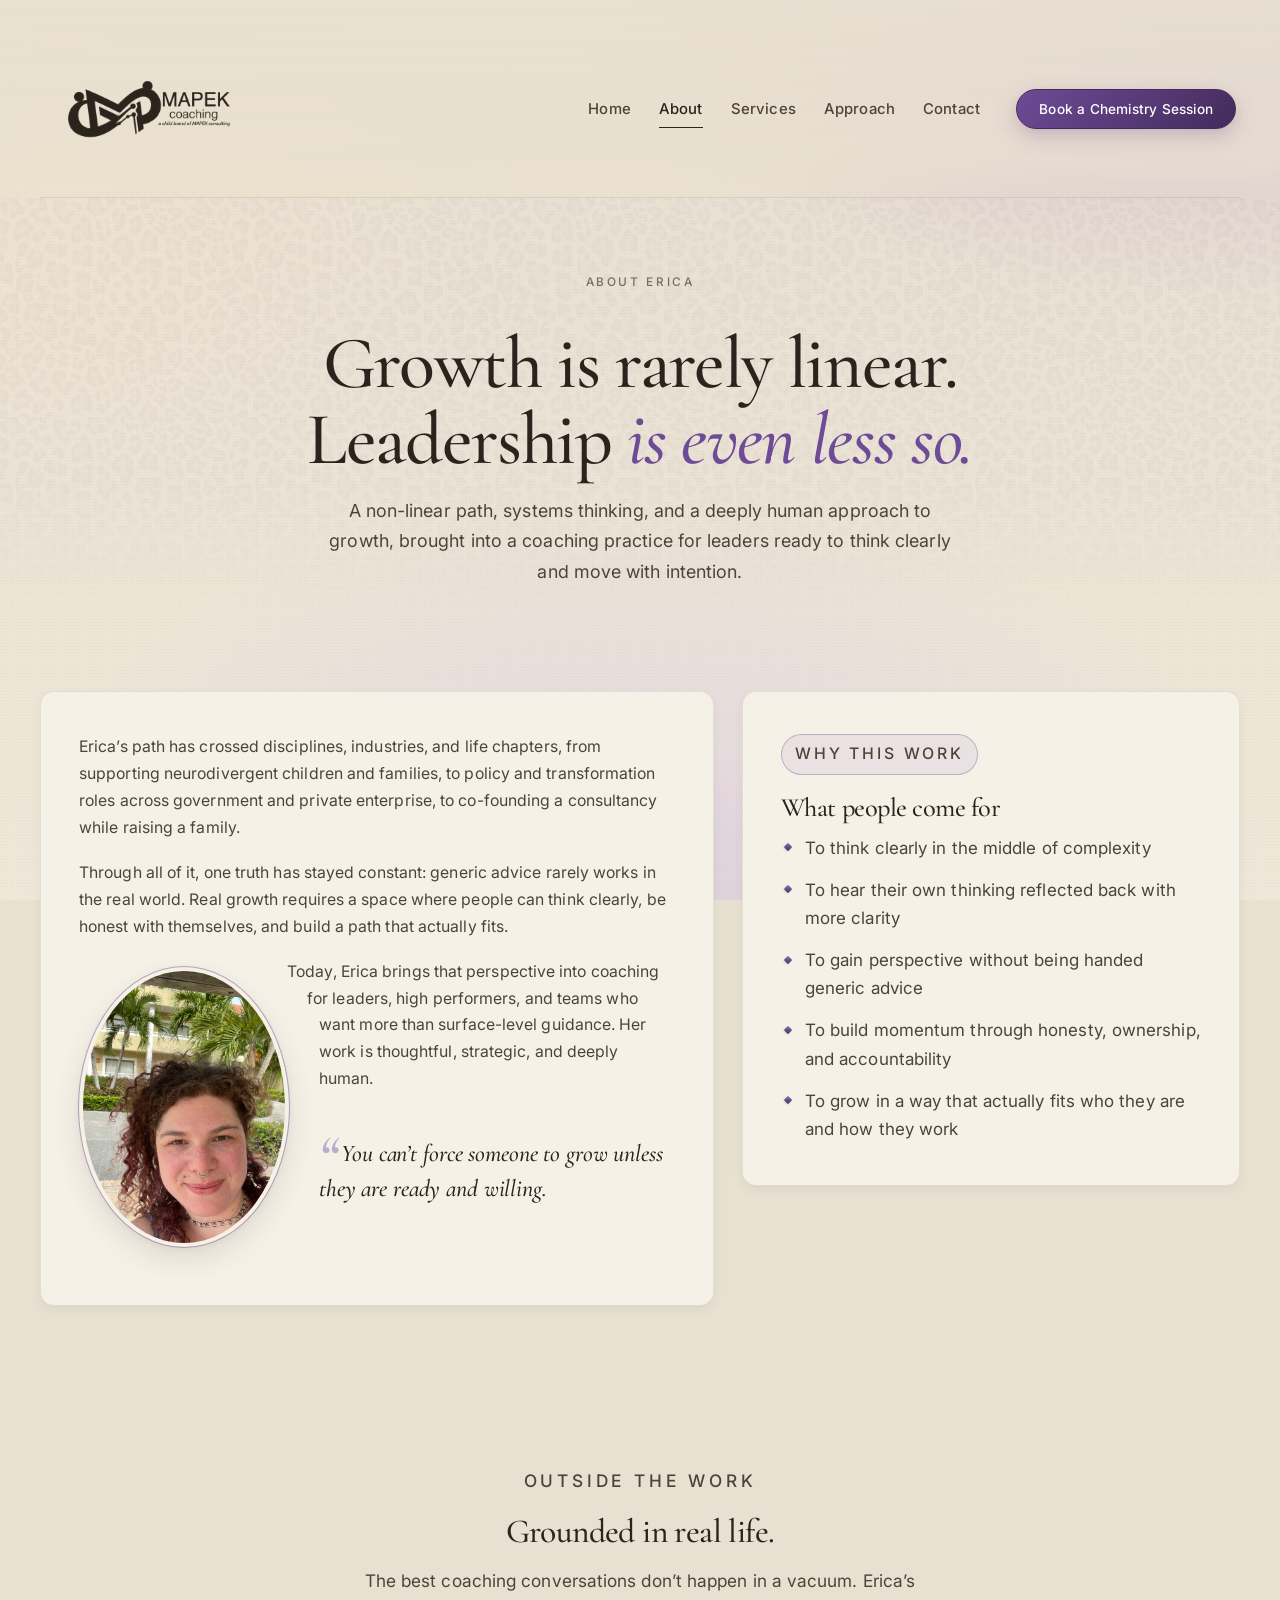
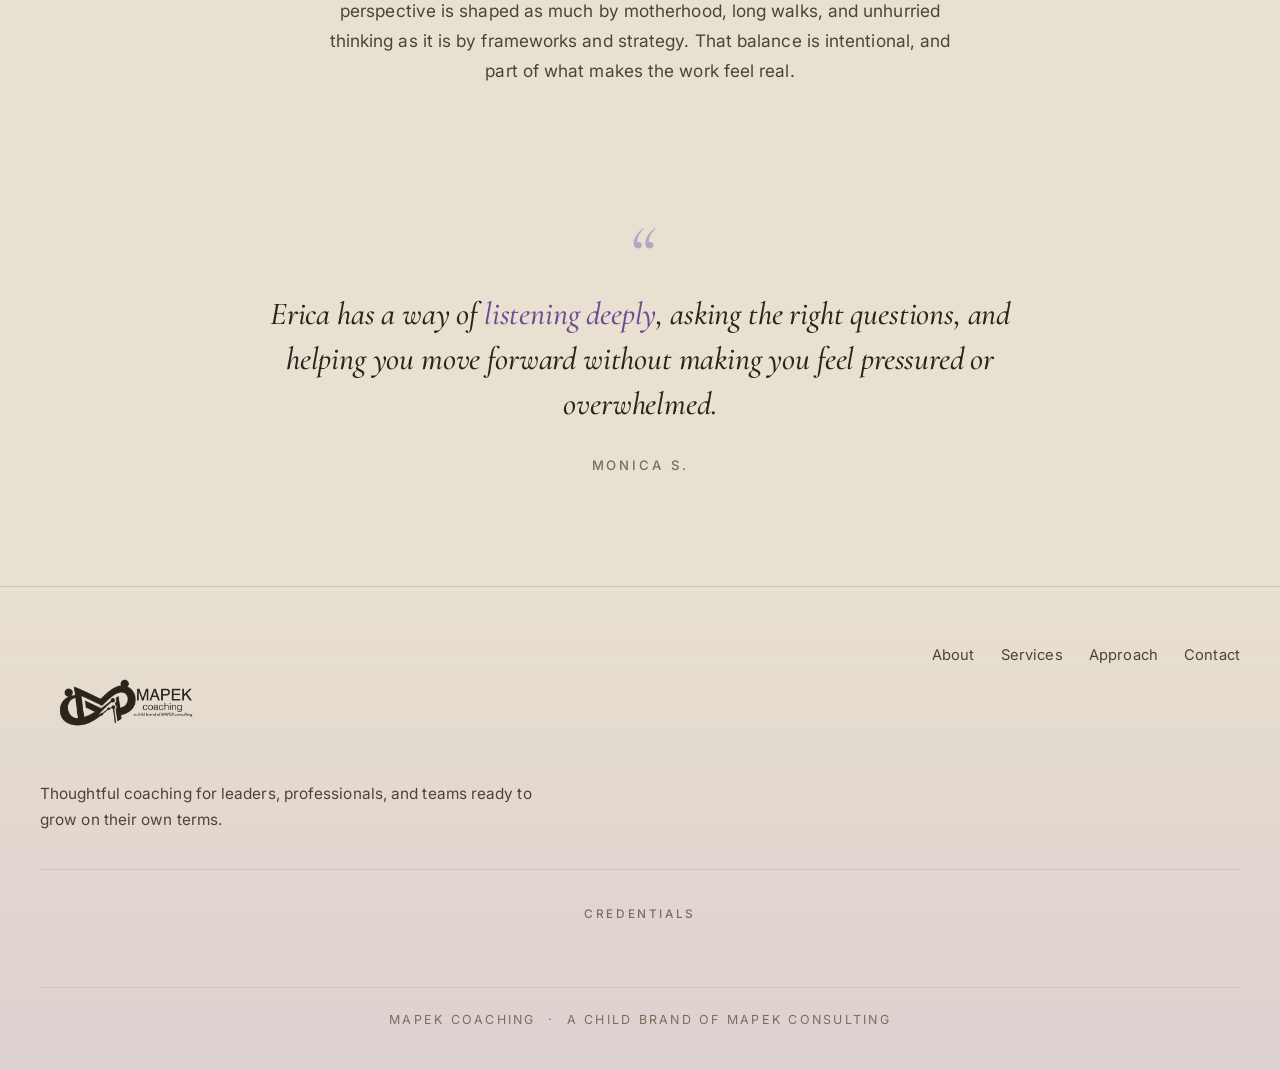
<file: mapek-coaching-stone-v8/about.html>
<!DOCTYPE html>
<html lang="en">
<head>
  <meta charset="UTF-8" />
  <meta name="viewport" content="width=device-width, initial-scale=1.0" />
  <title>About | MAPEK Coaching</title>
  <meta name="description" content="Learn about Erica and the perspective behind MAPEK Coaching." />
  <link rel="preconnect" href="https://fonts.googleapis.com">
  <link rel="preconnect" href="https://fonts.gstatic.com" crossorigin>
  <link href="https://fonts.googleapis.com/css2?family=Cormorant+Garamond:ital,wght@0,500;0,600;0,700;1,500&family=Inter:wght@300;400;500;600&display=swap" rel="stylesheet">
  <link rel="stylesheet" href="styles.css?v=29" />
</head>
<body class="page-body about-page">
  <header class="site-header" id="top">
    <div class="container nav-wrap">
      <a class="brand" href="index.html" aria-label="MAPEK Coaching home">
        <img class="logo-img" src="assets/logo-dark.png" alt="MAPEK Coaching">
      </a>

      <button class="nav-toggle" id="navToggle" aria-expanded="false" aria-label="Toggle menu">
        <span></span><span></span><span></span>
      </button>

      <nav class="site-nav" id="siteNav">
        <a href="index.html">Home</a>
        <a href="about.html" class="active">About</a>
        <a href="services.html">Services</a>
        <a href="approach.html">Approach</a>
        <a href="contact.html">Contact</a>
        <a class="btn btn-nav btn-primary" href="https://outlook.office.com/book/MAPEKConsultingMeetingswithErica@kohos.me/?ismsaljsauthenabled">Book a Chemistry Session</a>
      </nav>
    </div>
  </header>

  <main>

    <section class="section inner-hero">
      <div class="container narrow center">
        <p class="eyebrow">About Erica</p>
        <h1 class="inner-title">Growth is rarely linear.<br>Leadership <em>is even less so.</em></h1>
        <p class="section-sub">A non-linear path, systems thinking, and a deeply human approach to growth, brought into a coaching practice for leaders ready to think clearly and move with intention.</p>
      </div>
    </section>

    <section class="section">
      <div class="container split">
        <div class="card">
          <p>
            Erica&rsquo;s path has crossed disciplines, industries, and life chapters, from supporting neurodivergent children and families, to policy and transformation roles across government and private enterprise, to co-founding a consultancy while raising a family.
          </p>
          <p>
            Through all of it, one truth has stayed constant: generic advice rarely works in the real world. Real growth requires a space where people can think clearly, be honest with themselves, and build a path that actually fits.
          </p>
          <div class="card-feature-image">
            <img src="assets/erica-tropical.jpg" alt="Erica, in a candid moment">
          </div>
          <p>
            Today, Erica brings that perspective into coaching for leaders, high performers, and teams who want more than surface-level guidance. Her work is thoughtful, strategic, and deeply human.
          </p>
          <blockquote>You can&rsquo;t force someone to grow unless they are ready and willing.</blockquote>
        </div>

        <aside class="card">
          <p class="card-tag">Why this work</p>
          <h3>What people come for</h3>
          <ul class="clean-list">
            <li>To think clearly in the middle of complexity</li>
            <li>To hear their own thinking reflected back with more clarity</li>
            <li>To gain perspective without being handed generic advice</li>
            <li>To build momentum through honesty, ownership, and accountability</li>
            <li>To grow in a way that actually fits who they are and how they work</li>
          </ul>
        </aside>
      </div>
    </section>

    <section class="section">
      <div class="container">
        <div class="grounded-note">
          <p class="eyebrow">Outside the work</p>
          <h3>Grounded in real life.</h3>
          <p>The best coaching conversations don&rsquo;t happen in a vacuum. Erica&rsquo;s perspective is shaped as much by motherhood, long walks, and unhurried thinking as it is by frameworks and strategy. That balance is intentional, and part of what makes the work feel real.</p>
        </div>
      </div>
    </section>

    <section class="section pull-quote-section">
      <div class="container">
        <div class="pull-quote">
          <span class="pull-quote-mark">&ldquo;</span>
          <blockquote>Erica has a way of <em>listening deeply</em>, asking the right questions, and helping you move forward without making you feel pressured or overwhelmed.</blockquote>
          <div class="attribution">Monica S.</div>
        </div>
      </div>
    </section>

  </main>

  <footer class="site-footer">
    <div class="container footer-grid">
      <div>
        <div class="brand footer-brand">
          <img class="logo-img footer-logo" src="assets/logo-dark.png" alt="MAPEK Coaching">
        </div>
        <p class="footer-copy">Thoughtful coaching for leaders, professionals, and teams ready to grow on their own terms.</p>
      </div>
      <div class="footer-links">
        <a href="about.html">About</a>
        <a href="services.html">Services</a>
        <a href="approach.html">Approach</a>
        <a href="contact.html">Contact</a>
      </div>
    </div>
    <div class="container credentials-strip">
      <p class="eyebrow">Credentials</p>
      <div class="credentials-grid">
        <div data-iframe-width="150" data-iframe-height="270" data-share-badge-id="fa4e7347-4e3c-48f8-82d4-2e4ea4fa8544" data-share-badge-host="https://www.credly.com"></div>
        <div data-iframe-width="150" data-iframe-height="270" data-share-badge-id="13cc1747-1c7b-4580-8d10-1c09fc70dd99" data-share-badge-host="https://www.credly.com"></div>
        <div data-iframe-width="150" data-iframe-height="270" data-share-badge-id="6d89c6f0-7fdb-4625-aa58-31dde0d2b1b4" data-share-badge-host="https://www.credly.com"></div>
        <div data-iframe-width="150" data-iframe-height="270" data-share-badge-id="57b413a9-18a7-431b-96da-5d138f94674d" data-share-badge-host="https://www.credly.com"></div>
        <div data-iframe-width="150" data-iframe-height="270" data-share-badge-id="67e6eb03-6073-4d0f-a0dc-d6d54c10e6e7" data-share-badge-host="https://www.credly.com"></div>
        <div data-iframe-width="150" data-iframe-height="270" data-share-badge-id="dcde8849-a425-4f1b-a0b8-2fe2fe5684dd" data-share-badge-host="https://www.credly.com"></div>
      </div>
    </div>
    <div class="container">
      <div class="footer-sub">MAPEK Coaching &nbsp;·&nbsp; A child brand of MAPEK Consulting</div>
    </div>
  </footer>

  <script src="script.js"></script>
<script type="text/javascript" async src="https://cdn.credly.com/assets/utilities/embed.js"></script>
</body>
</html>
</file>
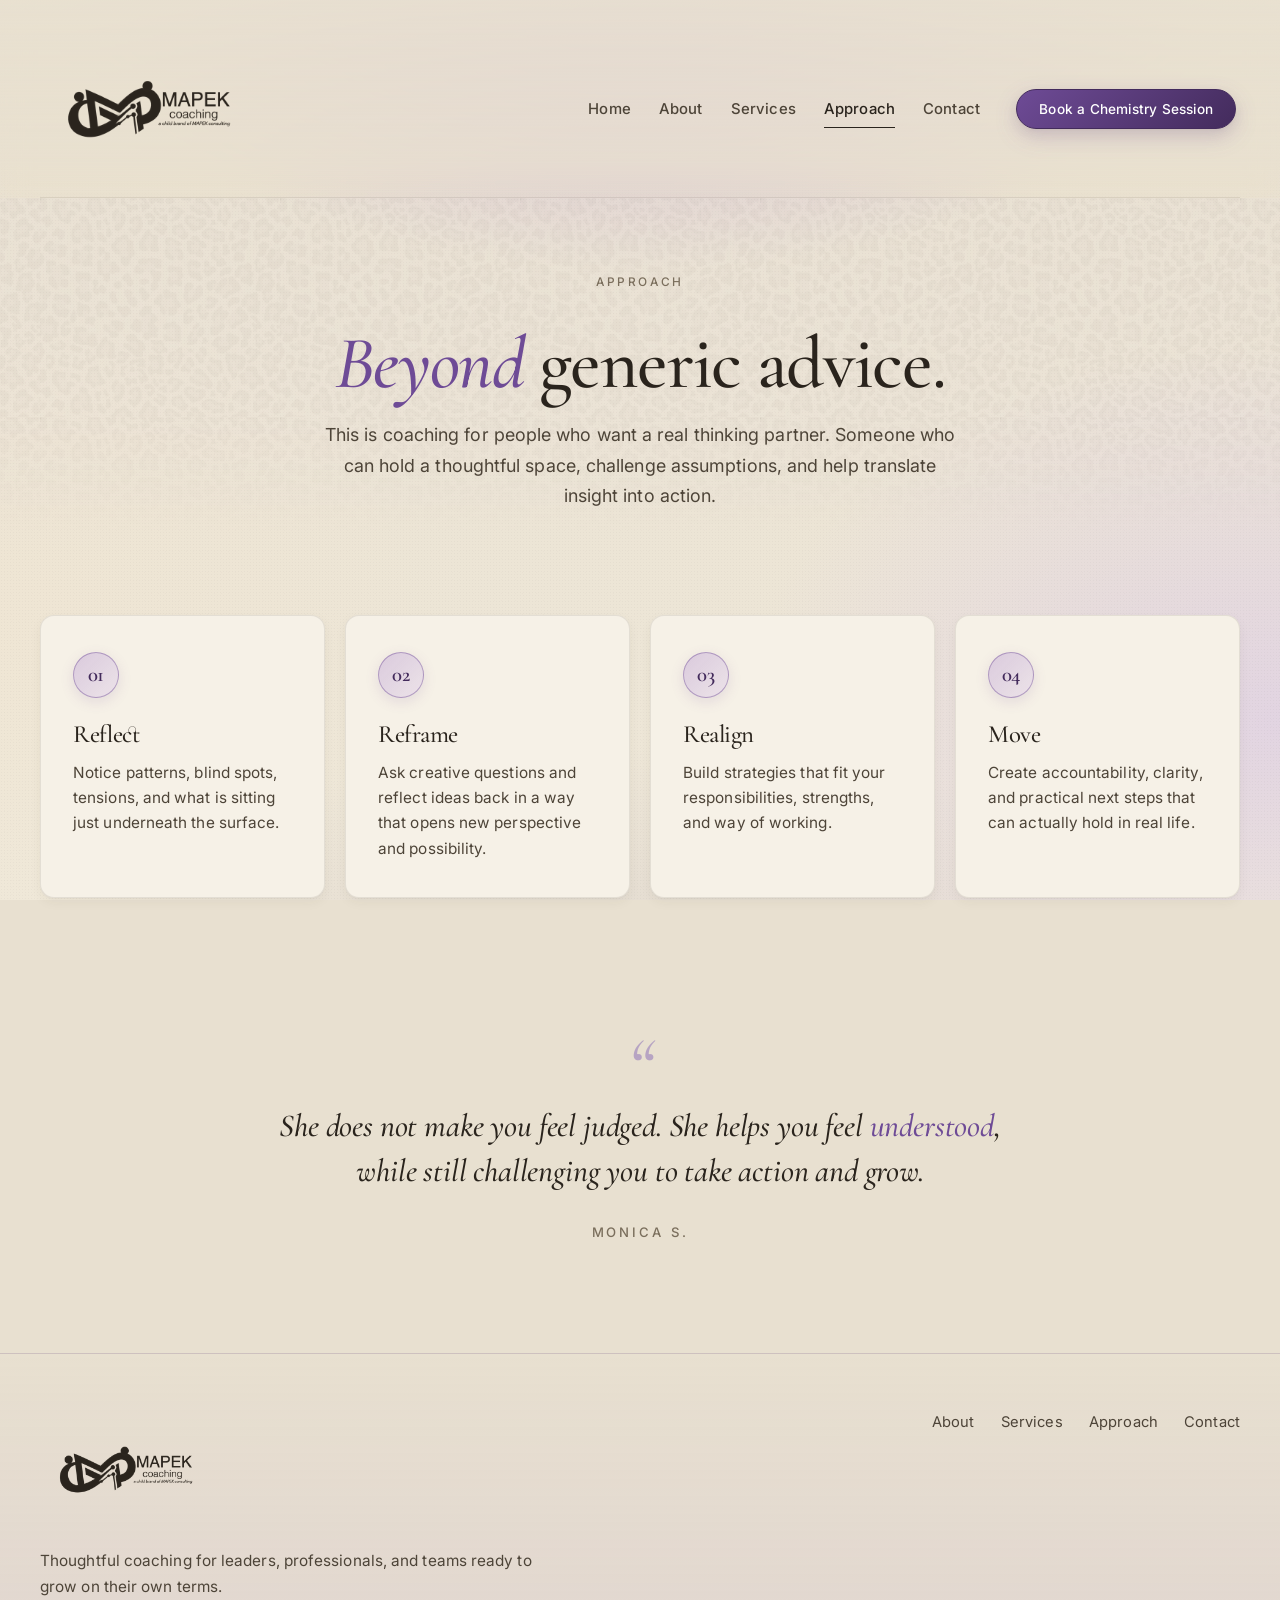
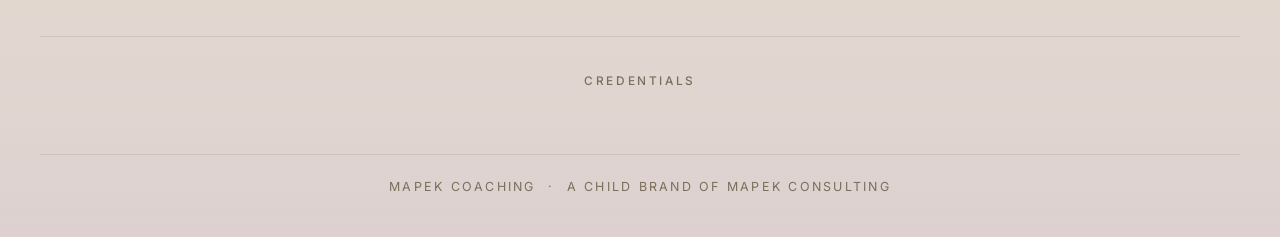
<file: mapek-coaching-stone-v8/approach.html>
<!DOCTYPE html>
<html lang="en">
<head>
  <meta charset="UTF-8" />
  <meta name="viewport" content="width=device-width, initial-scale=1.0" />
  <title>Approach | MAPEK Coaching</title>
  <meta name="description" content="See the coaching approach behind MAPEK Coaching." />
  <link rel="preconnect" href="https://fonts.googleapis.com">
  <link rel="preconnect" href="https://fonts.gstatic.com" crossorigin>
  <link href="https://fonts.googleapis.com/css2?family=Cormorant+Garamond:ital,wght@0,500;0,600;0,700;1,500&family=Inter:wght@300;400;500;600&display=swap" rel="stylesheet">
  <link rel="stylesheet" href="styles.css?v=29" />
</head>
<body class="page-body approach-page">
  <header class="site-header" id="top">
    <div class="container nav-wrap">
      <a class="brand" href="index.html" aria-label="MAPEK Coaching home">
        <img class="logo-img" src="assets/logo-dark.png" alt="MAPEK Coaching">
      </a>

      <button class="nav-toggle" id="navToggle" aria-expanded="false" aria-label="Toggle menu">
        <span></span><span></span><span></span>
      </button>

      <nav class="site-nav" id="siteNav">
        <a href="index.html">Home</a>
        <a href="about.html">About</a>
        <a href="services.html">Services</a>
        <a href="approach.html" class="active">Approach</a>
        <a href="contact.html">Contact</a>
        <a class="btn btn-nav btn-primary" href="https://outlook.office.com/book/MAPEKConsultingMeetingswithErica@kohos.me/?ismsaljsauthenabled">Book a Chemistry Session</a>
      </nav>
    </div>
  </header>

  <main>

    <section class="section inner-hero">
      <div class="container narrow center">
        <p class="eyebrow">Approach</p>
        <h1 class="inner-title"><em>Beyond</em> generic advice.</h1>
        <p class="section-sub">This is coaching for people who want a real thinking partner. Someone who can hold a thoughtful space, challenge assumptions, and help translate insight into action.</p>
      </div>
    </section>

    <section class="section">
      <div class="container steps">
        <article class="step">
          <span class="step-num">01</span>
          <h3>Reflect</h3>
          <p>Notice patterns, blind spots, tensions, and what is sitting just underneath the surface.</p>
        </article>
        <article class="step">
          <span class="step-num">02</span>
          <h3>Reframe</h3>
          <p>Ask creative questions and reflect ideas back in a way that opens new perspective and possibility.</p>
        </article>
        <article class="step">
          <span class="step-num">03</span>
          <h3>Realign</h3>
          <p>Build strategies that fit your responsibilities, strengths, and way of working.</p>
        </article>
        <article class="step">
          <span class="step-num">04</span>
          <h3>Move</h3>
          <p>Create accountability, clarity, and practical next steps that can actually hold in real life.</p>
        </article>
      </div>
    </section>

    <section class="section pull-quote-section">
      <div class="container">
        <div class="pull-quote">
          <span class="pull-quote-mark">&ldquo;</span>
          <blockquote>She does not make you feel judged. She helps you feel <em>understood</em>, while still challenging you to take action and grow.</blockquote>
          <div class="attribution">Monica S.</div>
        </div>
      </div>
    </section>

  </main>

  <footer class="site-footer">
    <div class="container footer-grid">
      <div>
        <div class="brand footer-brand">
          <img class="logo-img footer-logo" src="assets/logo-dark.png" alt="MAPEK Coaching">
        </div>
        <p class="footer-copy">Thoughtful coaching for leaders, professionals, and teams ready to grow on their own terms.</p>
      </div>
      <div class="footer-links">
        <a href="about.html">About</a>
        <a href="services.html">Services</a>
        <a href="approach.html">Approach</a>
        <a href="contact.html">Contact</a>
      </div>
    </div>
    <div class="container credentials-strip">
      <p class="eyebrow">Credentials</p>
      <div class="credentials-grid">
        <div data-iframe-width="150" data-iframe-height="270" data-share-badge-id="fa4e7347-4e3c-48f8-82d4-2e4ea4fa8544" data-share-badge-host="https://www.credly.com"></div>
        <div data-iframe-width="150" data-iframe-height="270" data-share-badge-id="13cc1747-1c7b-4580-8d10-1c09fc70dd99" data-share-badge-host="https://www.credly.com"></div>
        <div data-iframe-width="150" data-iframe-height="270" data-share-badge-id="6d89c6f0-7fdb-4625-aa58-31dde0d2b1b4" data-share-badge-host="https://www.credly.com"></div>
        <div data-iframe-width="150" data-iframe-height="270" data-share-badge-id="57b413a9-18a7-431b-96da-5d138f94674d" data-share-badge-host="https://www.credly.com"></div>
        <div data-iframe-width="150" data-iframe-height="270" data-share-badge-id="67e6eb03-6073-4d0f-a0dc-d6d54c10e6e7" data-share-badge-host="https://www.credly.com"></div>
        <div data-iframe-width="150" data-iframe-height="270" data-share-badge-id="dcde8849-a425-4f1b-a0b8-2fe2fe5684dd" data-share-badge-host="https://www.credly.com"></div>
      </div>
    </div>
    <div class="container">
      <div class="footer-sub">MAPEK Coaching &nbsp;·&nbsp; A child brand of MAPEK Consulting</div>
    </div>
  </footer>

  <script src="script.js"></script>
<script type="text/javascript" async src="https://cdn.credly.com/assets/utilities/embed.js"></script>
</body>
</html>
</file>
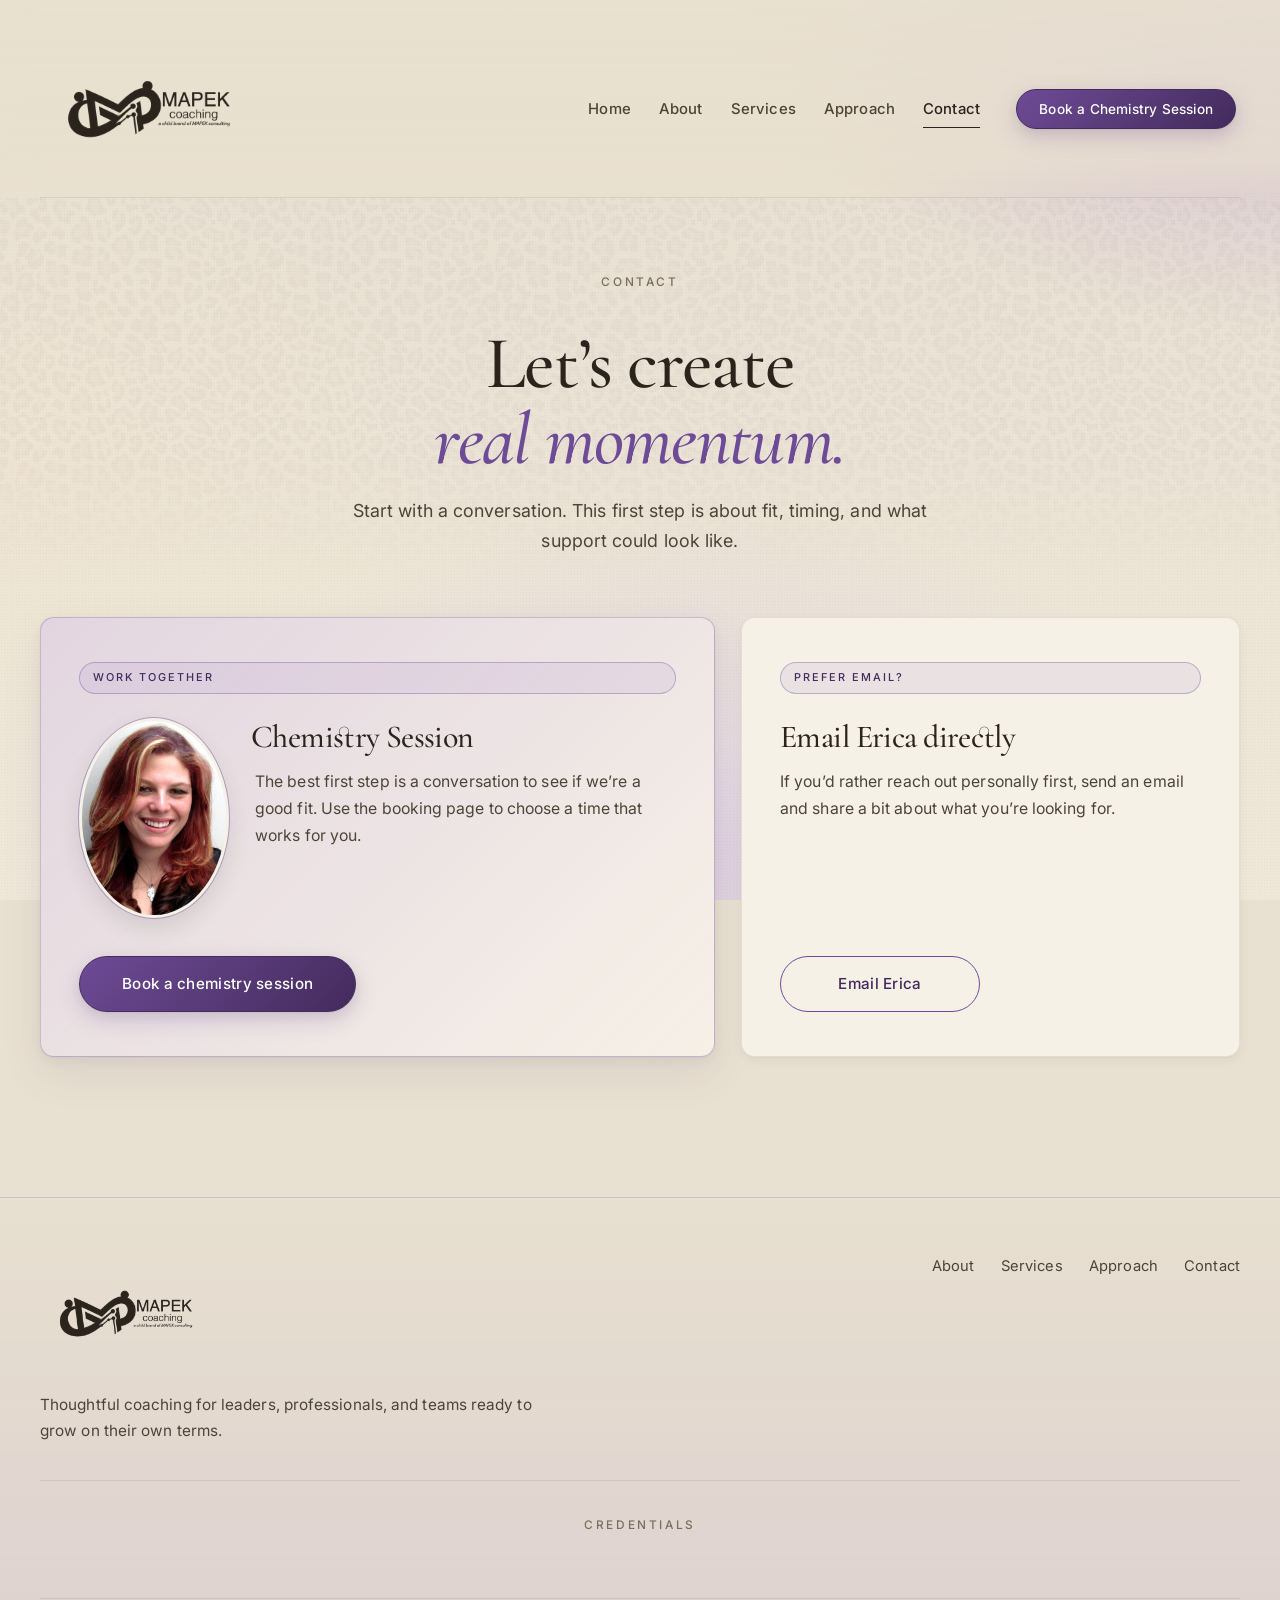
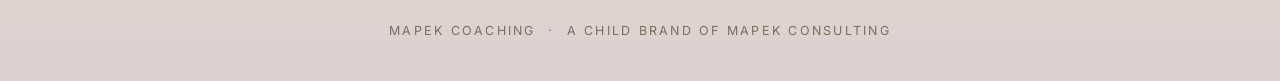
<file: mapek-coaching-stone-v8/contact.html>
<!DOCTYPE html>
<html lang="en">
<head>
  <meta charset="UTF-8" />
  <meta name="viewport" content="width=device-width, initial-scale=1.0" />
  <title>Contact | MAPEK Coaching</title>
  <meta name="description" content="Book a chemistry session or get in touch with MAPEK Coaching." />
  <link rel="preconnect" href="https://fonts.googleapis.com">
  <link rel="preconnect" href="https://fonts.gstatic.com" crossorigin>
  <link href="https://fonts.googleapis.com/css2?family=Cormorant+Garamond:ital,wght@0,500;0,600;0,700;1,500&family=Inter:wght@300;400;500;600&display=swap" rel="stylesheet">
  <link rel="stylesheet" href="styles.css?v=29" />
</head>
<body class="page-body contact-page">
  <header class="site-header" id="top">
    <div class="container nav-wrap">
      <a class="brand" href="index.html" aria-label="MAPEK Coaching home">
        <img class="logo-img" src="assets/logo-dark.png" alt="MAPEK Coaching">
      </a>

      <button class="nav-toggle" id="navToggle" aria-expanded="false" aria-label="Toggle menu">
        <span></span><span></span><span></span>
      </button>

      <nav class="site-nav" id="siteNav">
        <a href="index.html">Home</a>
        <a href="about.html">About</a>
        <a href="services.html">Services</a>
        <a href="approach.html">Approach</a>
        <a href="contact.html" class="active">Contact</a>
        <a class="btn btn-nav btn-primary" href="https://outlook.office.com/book/MAPEKConsultingMeetingswithErica@kohos.me/?ismsaljsauthenabled">Book a Chemistry Session</a>
      </nav>
    </div>
  </header>

  <main>

    <section class="section inner-hero">
      <div class="container narrow center">
        <p class="eyebrow">Contact</p>
        <h1 class="inner-title">Let&rsquo;s create<br><em>real momentum.</em></h1>
        <p class="section-sub">
          Start with a conversation. This first step is about fit, timing, and what support could look like.
        </p>
      </div>
    </section>

    <section class="section contact-experience">
      <div class="container contact-grid">
        <article class="card contact-card contact-primary">
          <span class="card-tag">Work Together</span>
          <div class="contact-content">
            <div class="contact-portrait">
              <img src="assets/erica-studio.jpg" alt="Erica">
            </div>
            <h3>Chemistry Session</h3>
            <p>
              The best first step is a conversation to see if we&rsquo;re a good fit. Use the booking page to choose a time that works for you.
            </p>
          </div>
          <div class="contact-actions">
            <a class="btn btn-lg btn-primary" href="https://outlook.office.com/book/MAPEKConsultingMeetingswithErica@kohos.me/?ismsaljsauthenabled">Book a chemistry session</a>
          </div>
        </article>

        <article class="card contact-card">
          <span class="card-tag">Prefer email?</span>
          <h3>Email Erica directly</h3>
          <p>
            If you&rsquo;d rather reach out personally first, send an email and share a bit about what you&rsquo;re looking for.
          </p>
          <div class="contact-actions">
            <a class="btn btn-lg btn-secondary" href="mailto:erica@kohos.me?subject=Coaching%20Inquiry">Email Erica</a>
          </div>
        </article>
      </div>
    </section>

  </main>

  <footer class="site-footer">
    <div class="container footer-grid">
      <div>
        <div class="brand footer-brand">
          <img class="logo-img footer-logo" src="assets/logo-dark.png" alt="MAPEK Coaching">
        </div>
        <p class="footer-copy">Thoughtful coaching for leaders, professionals, and teams ready to grow on their own terms.</p>
      </div>
      <div class="footer-links">
        <a href="about.html">About</a>
        <a href="services.html">Services</a>
        <a href="approach.html">Approach</a>
        <a href="contact.html">Contact</a>
      </div>
    </div>
    <div class="container credentials-strip">
      <p class="eyebrow">Credentials</p>
      <div class="credentials-grid">
        <div data-iframe-width="150" data-iframe-height="270" data-share-badge-id="fa4e7347-4e3c-48f8-82d4-2e4ea4fa8544" data-share-badge-host="https://www.credly.com"></div>
        <div data-iframe-width="150" data-iframe-height="270" data-share-badge-id="13cc1747-1c7b-4580-8d10-1c09fc70dd99" data-share-badge-host="https://www.credly.com"></div>
        <div data-iframe-width="150" data-iframe-height="270" data-share-badge-id="6d89c6f0-7fdb-4625-aa58-31dde0d2b1b4" data-share-badge-host="https://www.credly.com"></div>
        <div data-iframe-width="150" data-iframe-height="270" data-share-badge-id="57b413a9-18a7-431b-96da-5d138f94674d" data-share-badge-host="https://www.credly.com"></div>
        <div data-iframe-width="150" data-iframe-height="270" data-share-badge-id="67e6eb03-6073-4d0f-a0dc-d6d54c10e6e7" data-share-badge-host="https://www.credly.com"></div>
        <div data-iframe-width="150" data-iframe-height="270" data-share-badge-id="dcde8849-a425-4f1b-a0b8-2fe2fe5684dd" data-share-badge-host="https://www.credly.com"></div>
      </div>
    </div>
    <div class="container">
      <div class="footer-sub">MAPEK Coaching &nbsp;·&nbsp; A child brand of MAPEK Consulting</div>
    </div>
  </footer>

  <script src="script.js"></script>
<script type="text/javascript" async src="https://cdn.credly.com/assets/utilities/embed.js"></script>
</body>
</html>
</file>
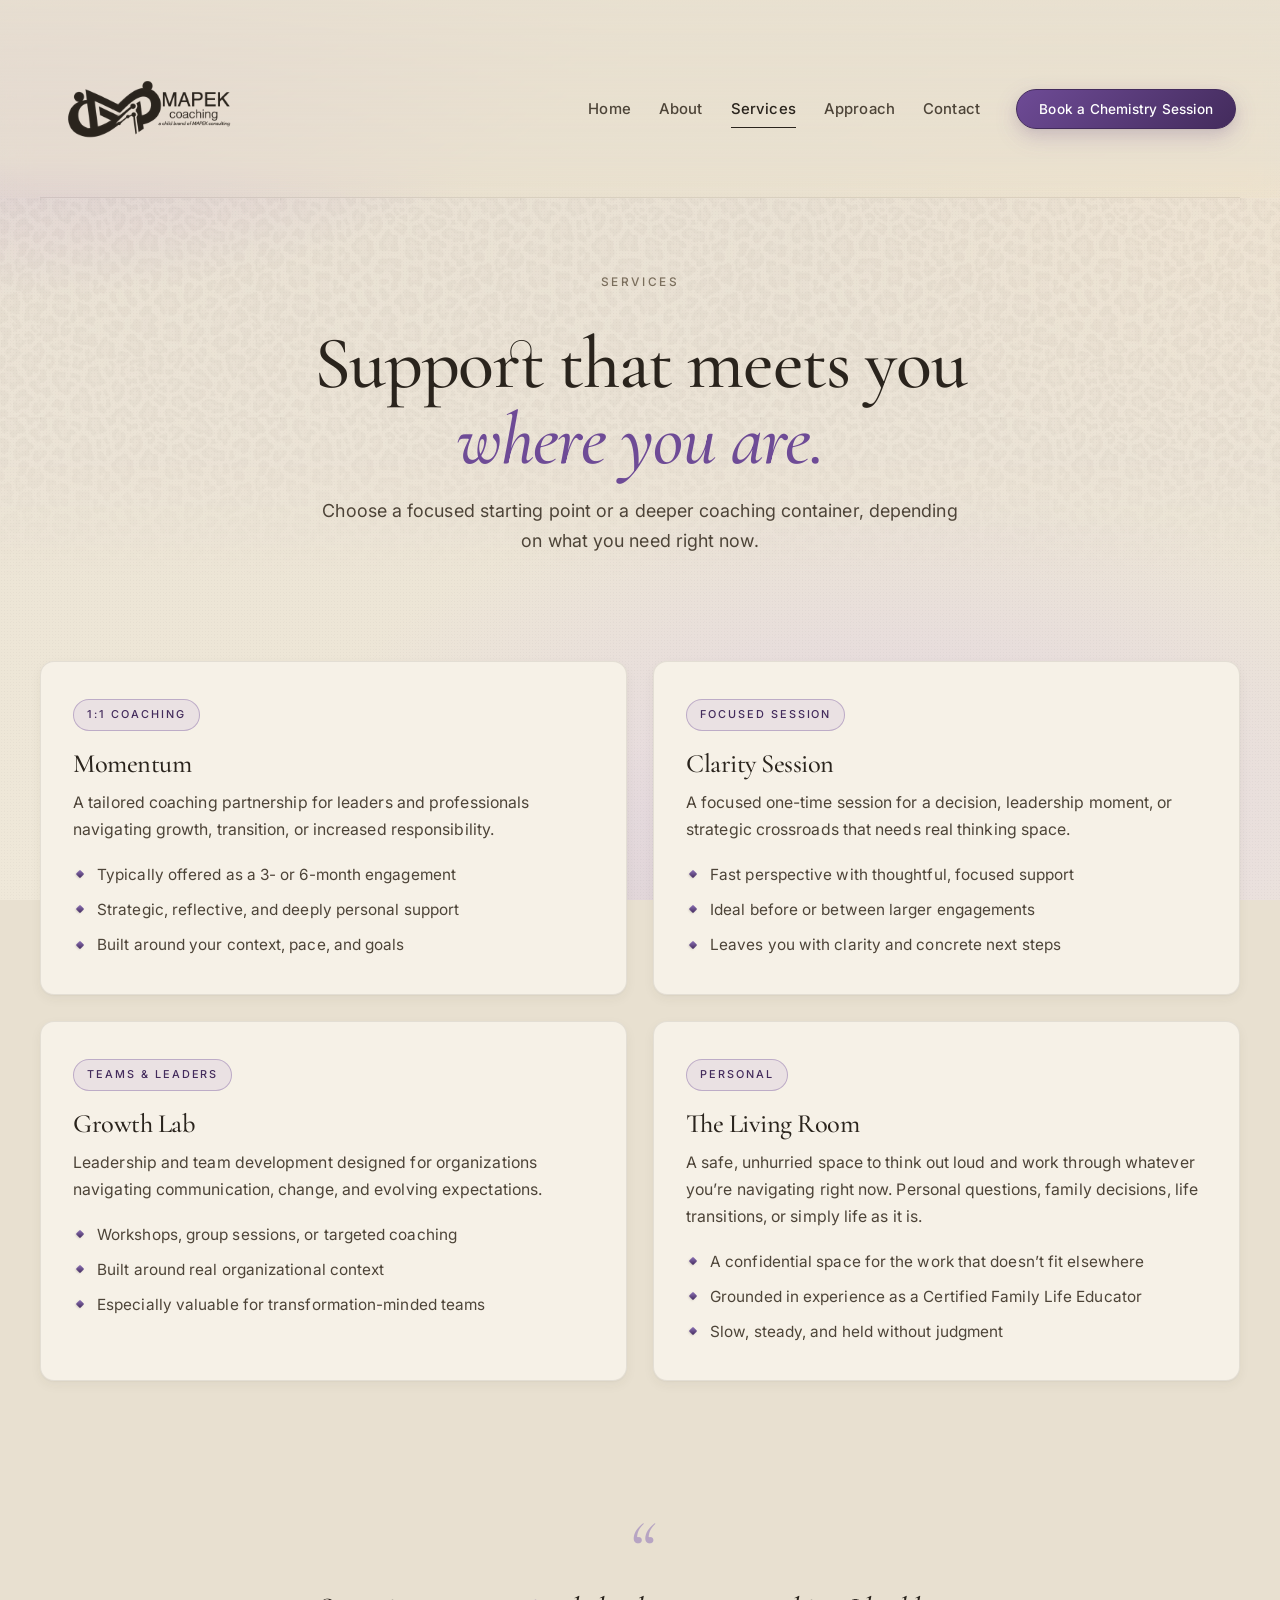
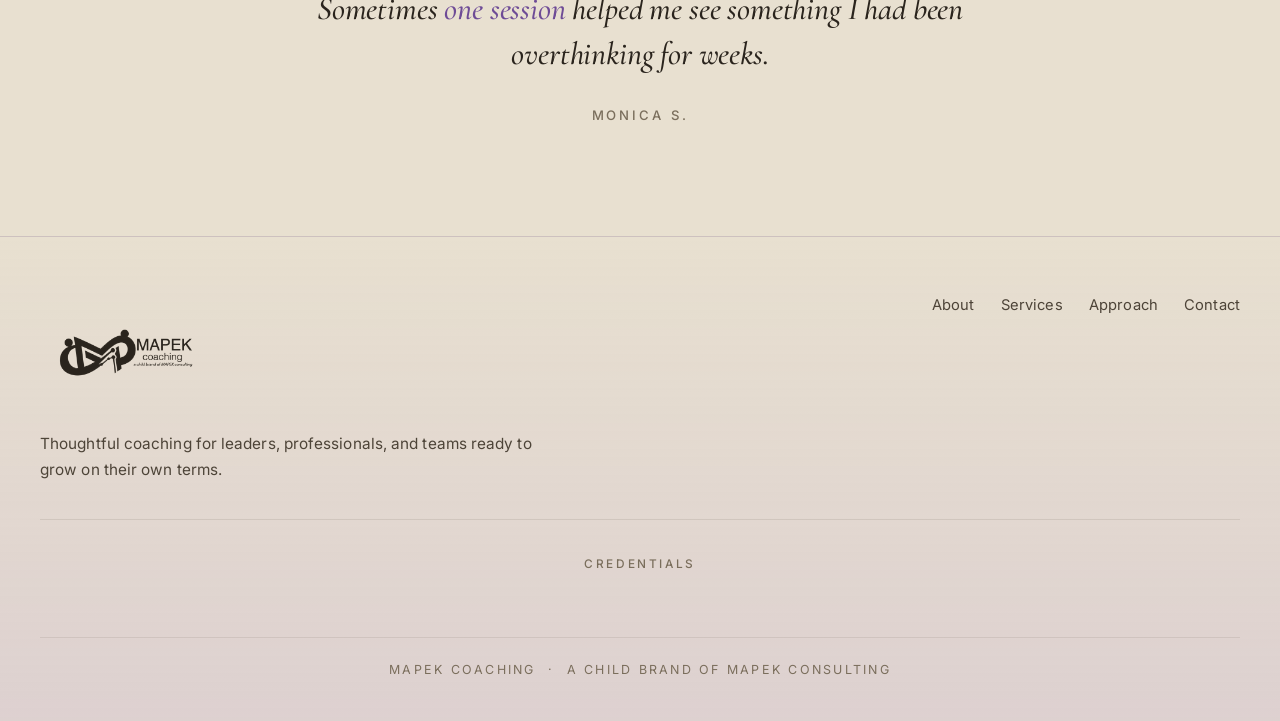
<file: mapek-coaching-stone-v8/services.html>
<!DOCTYPE html>
<html lang="en">
<head>
  <meta charset="UTF-8" />
  <meta name="viewport" content="width=device-width, initial-scale=1.0" />
  <title>Services | MAPEK Coaching</title>
  <meta name="description" content="Explore Momentum, Clarity Session, Growth Lab, and The Living Room. Four ways to work together." />
  <link rel="preconnect" href="https://fonts.googleapis.com">
  <link rel="preconnect" href="https://fonts.gstatic.com" crossorigin>
  <link href="https://fonts.googleapis.com/css2?family=Cormorant+Garamond:ital,wght@0,500;0,600;0,700;1,500&family=Inter:wght@300;400;500;600&display=swap" rel="stylesheet">
  <link rel="stylesheet" href="styles.css?v=29" />
</head>
<body class="page-body services-page">
  <header class="site-header" id="top">
    <div class="container nav-wrap">
      <a class="brand" href="index.html" aria-label="MAPEK Coaching home">
        <img class="logo-img" src="assets/logo-dark.png" alt="MAPEK Coaching">
      </a>

      <button class="nav-toggle" id="navToggle" aria-expanded="false" aria-label="Toggle menu">
        <span></span><span></span><span></span>
      </button>

      <nav class="site-nav" id="siteNav">
        <a href="index.html">Home</a>
        <a href="about.html">About</a>
        <a href="services.html" class="active">Services</a>
        <a href="approach.html">Approach</a>
        <a href="contact.html">Contact</a>
        <a class="btn btn-nav btn-primary" href="https://outlook.office.com/book/MAPEKConsultingMeetingswithErica@kohos.me/?ismsaljsauthenabled">Book a Chemistry Session</a>
      </nav>
    </div>
  </header>

  <main>

    <section class="section inner-hero">
      <div class="container narrow center">
        <p class="eyebrow">Services</p>
        <h1 class="inner-title">Support that meets you<br><em>where you are.</em></h1>
        <p class="section-sub">Choose a focused starting point or a deeper coaching container, depending on what you need right now.</p>
      </div>
    </section>

    <section class="section">
      <div class="container cards four">
        <article class="card service-card" id="momentum">
          <span class="card-tag">1:1 Coaching</span>
          <h3>Momentum</h3>
          <p>A tailored coaching partnership for leaders and professionals navigating growth, transition, or increased responsibility.</p>
          <ul class="clean-list compact">
            <li>Typically offered as a 3- or 6-month engagement</li>
            <li>Strategic, reflective, and deeply personal support</li>
            <li>Built around your context, pace, and goals</li>
          </ul>
        </article>

        <article class="card service-card" id="clarity-session">
          <span class="card-tag">Focused Session</span>
          <h3>Clarity Session</h3>
          <p>A focused one-time session for a decision, leadership moment, or strategic crossroads that needs real thinking space.</p>
          <ul class="clean-list compact">
            <li>Fast perspective with thoughtful, focused support</li>
            <li>Ideal before or between larger engagements</li>
            <li>Leaves you with clarity and concrete next steps</li>
          </ul>
        </article>

        <article class="card service-card" id="growth-lab">
          <span class="card-tag">Teams &amp; Leaders</span>
          <h3>Growth Lab</h3>
          <p>Leadership and team development designed for organizations navigating communication, change, and evolving expectations.</p>
          <ul class="clean-list compact">
            <li>Workshops, group sessions, or targeted coaching</li>
            <li>Built around real organizational context</li>
            <li>Especially valuable for transformation-minded teams</li>
          </ul>
        </article>

        <article class="card service-card" id="living-room">
          <span class="card-tag">Personal</span>
          <h3>The Living Room</h3>
          <p>A safe, unhurried space to think out loud and work through whatever you&rsquo;re navigating right now. Personal questions, family decisions, life transitions, or simply life as it is.</p>
          <ul class="clean-list compact">
            <li>A confidential space for the work that doesn&rsquo;t fit elsewhere</li>
            <li>Grounded in experience as a Certified Family Life Educator</li>
            <li>Slow, steady, and held without judgment</li>
          </ul>
        </article>
      </div>
    </section>

    <section class="section pull-quote-section">
      <div class="container">
        <div class="pull-quote">
          <span class="pull-quote-mark">&ldquo;</span>
          <blockquote>Sometimes <em>one session</em> helped me see something I had been overthinking for weeks.</blockquote>
          <div class="attribution">Monica S.</div>
        </div>
      </div>
    </section>

  </main>

  <footer class="site-footer">
    <div class="container footer-grid">
      <div>
        <div class="brand footer-brand">
          <img class="logo-img footer-logo" src="assets/logo-dark.png" alt="MAPEK Coaching">
        </div>
        <p class="footer-copy">Thoughtful coaching for leaders, professionals, and teams ready to grow on their own terms.</p>
      </div>
      <div class="footer-links">
        <a href="about.html">About</a>
        <a href="services.html">Services</a>
        <a href="approach.html">Approach</a>
        <a href="contact.html">Contact</a>
      </div>
    </div>
    <div class="container credentials-strip">
      <p class="eyebrow">Credentials</p>
      <div class="credentials-grid">
        <div data-iframe-width="150" data-iframe-height="270" data-share-badge-id="fa4e7347-4e3c-48f8-82d4-2e4ea4fa8544" data-share-badge-host="https://www.credly.com"></div>
        <div data-iframe-width="150" data-iframe-height="270" data-share-badge-id="13cc1747-1c7b-4580-8d10-1c09fc70dd99" data-share-badge-host="https://www.credly.com"></div>
        <div data-iframe-width="150" data-iframe-height="270" data-share-badge-id="6d89c6f0-7fdb-4625-aa58-31dde0d2b1b4" data-share-badge-host="https://www.credly.com"></div>
        <div data-iframe-width="150" data-iframe-height="270" data-share-badge-id="57b413a9-18a7-431b-96da-5d138f94674d" data-share-badge-host="https://www.credly.com"></div>
        <div data-iframe-width="150" data-iframe-height="270" data-share-badge-id="67e6eb03-6073-4d0f-a0dc-d6d54c10e6e7" data-share-badge-host="https://www.credly.com"></div>
        <div data-iframe-width="150" data-iframe-height="270" data-share-badge-id="dcde8849-a425-4f1b-a0b8-2fe2fe5684dd" data-share-badge-host="https://www.credly.com"></div>
      </div>
    </div>
    <div class="container">
      <div class="footer-sub">MAPEK Coaching &nbsp;·&nbsp; A child brand of MAPEK Consulting</div>
    </div>
  </footer>

  <script src="script.js"></script>
<script type="text/javascript" async src="https://cdn.credly.com/assets/utilities/embed.js"></script>
</body>
</html>
</file>
<file: styles.css>
/* ==========================================================================
   MAPEK Coaching — Stone & Brass Edition
   Premium institution-level typography, warm taupe palette,
   architectural spacing, refined detailing.
   ========================================================================== */

*, *::before, *::after { box-sizing: border-box; }

:root {
  /* ----- Color: warm stone base ----- */
  --stone-50:  #F6F1E7;   /* lightest paper */
  --stone-100: #EFE8D9;   /* card surface */
  --stone-200: #E8E0D0;   /* page background */
  --stone-300: #DDD2BE;   /* hairline / divider tint */
  --stone-400: #C8BBA1;   /* mid stone */
  --stone-500: #A99B82;   /* muted accent */

  /* ----- Color: ink ----- */
  --ink-900: #2A241D;     /* primary heading ink */
  --ink-800: #3A332A;     /* primary body */
  --ink-700: #4D4438;     /* secondary body */
  --ink-500: #7A6E5C;     /* eyebrow / muted */
  --ink-400: #948877;     /* subtlest text */

  /* ----- Color: warm metallics & accents ----- */
  --brass-600: #8A6F46;   /* deep brass — kept as secondary warmth */
  --brass-500: #A8886A;
  --brass-400: #C7A887;

  /* ----- Color: plum / lilac (primary accent system) ----- */
  --plum-700:  #432B5C;   /* deep aubergine */
  --plum-600:  #6E4B96;   /* primary accent: italic emphasis, eyebrow rules */
  --plum-500:  #8E73B8;   /* mid mauve-violet */
  --lilac-400: #B89BD1;   /* clear lilac */
  --lilac-300: #D6C2EC;   /* soft lilac wash */
  --lilac-200: #E5D6F3;   /* faintest lilac */
  --terracotta: #B36A4A;

  /* ----- Lines & shadows ----- */
  --line:        rgba(58, 51, 42, 0.10);
  --line-strong: rgba(58, 51, 42, 0.18);
  --line-hair:   rgba(58, 51, 42, 0.06);

  --shadow-xs: 0 1px 2px rgba(58, 51, 42, 0.04);
  --shadow-sm: 0 4px 12px rgba(58, 51, 42, 0.05), 0 1px 2px rgba(58, 51, 42, 0.04);
  --shadow-md: 0 12px 30px rgba(58, 51, 42, 0.07), 0 2px 6px rgba(58, 51, 42, 0.04);
  --shadow-lg: 0 24px 60px rgba(58, 51, 42, 0.10), 0 4px 12px rgba(58, 51, 42, 0.05);

  /* ----- Layout tokens ----- */
  --radius-sm: 6px;
  --radius:    14px;
  --radius-lg: 22px;
  --container: 1200px;
  --container-narrow: 840px;
}

/* ==========================================================================
   Base typography & layout
   ========================================================================== */
html {
  scroll-behavior: smooth;
  -webkit-font-smoothing: antialiased;
  -moz-osx-font-smoothing: grayscale;
  text-rendering: optimizeLegibility;
}

body.page-body {
  margin: 0;
  color: var(--ink-800);
  font-family: "Inter", system-ui, -apple-system, "Segoe UI", sans-serif;
  font-weight: 400;
  font-size: 17px;
  line-height: 1.65;
  letter-spacing: 0.005em;
  background-color: var(--stone-200);
  background-image:
    /* large lilac pool upper-left */
    radial-gradient(ellipse 70% 60% at 5% -5%, rgba(184, 155, 209, 0.55), transparent 70%),
    /* secondary lilac sweep */
    radial-gradient(ellipse 65% 50% at 100% 12%, rgba(214, 194, 236, 0.55), transparent 70%),
    /* warm cream interlude */
    radial-gradient(ellipse 55% 45% at 50% 35%, rgba(245, 230, 205, 0.32), transparent 70%),
    /* lilac wash mid-bottom */
    radial-gradient(ellipse 75% 55% at 30% 85%, rgba(184, 155, 209, 0.40), transparent 70%),
    /* deeper plum vignette bottom */
    radial-gradient(ellipse 80% 50% at 50% 115%, rgba(67, 43, 92, 0.10), transparent 65%),
    linear-gradient(180deg, var(--stone-200) 0%, var(--stone-100) 100%);
  background-attachment: fixed;
  overflow-x: hidden;
  position: relative;
  min-height: 100vh;
}

/* Subtle paper grain — premium detail */
body.page-body::before {
  content: "";
  position: fixed;
  inset: 0;
  pointer-events: none;
  z-index: 0;
  background-image:
    radial-gradient(rgba(58, 51, 42, 0.06) 0.5px, transparent 0.5px),
    radial-gradient(rgba(107, 79, 112, 0.04) 0.6px, transparent 0.6px);
  background-size: 3px 3px, 7px 7px;
  background-position: 0 0, 1px 2px;
  opacity: 0.55;
  mix-blend-mode: multiply;
}

img { max-width: 100%; display: block; }

a { color: var(--plum-600); }

main, .site-header, .site-footer {
  position: relative;
  z-index: 1;
}

.container {
  width: min(calc(100% - 40px), var(--container));
  margin: 0 auto;
}

.narrow {
  max-width: var(--container-narrow);
  margin-left: auto;
  margin-right: auto;
}

.center { text-align: center; }

/* ==========================================================================
   Typography scale
   ========================================================================== */
h1, h2, h3, h4, p, blockquote, ul { margin-top: 0; }

h1, h2, h3, h4 {
  font-family: "Cormorant Garamond", "Cormorant", Georgia, serif;
  font-weight: 500;
  color: var(--ink-900);
  letter-spacing: -0.018em;
  font-feature-settings: "liga", "dlig", "kern";
}

h1 {
  font-size: clamp(2.6rem, 5.8vw, 5rem);
  line-height: 1.02;
  margin: 18px 0 22px;
  font-weight: 500;
}

h2 {
  font-size: clamp(2.1rem, 3.8vw, 3.6rem);
  line-height: 1.06;
  margin-bottom: 18px;
}

h3 {
  font-size: 1.85rem;
  line-height: 1.18;
  margin-bottom: 12px;
  font-weight: 500;
}

h1 em, h2 em, h3 em {
  font-style: italic;
  color: var(--plum-600);
  font-weight: 500;
}

p {
  margin: 0 0 18px;
  color: var(--ink-700);
  line-height: 1.75;
}

p:last-child { margin-bottom: 0; }

em { font-style: italic; }

/* ==========================================================================
   Eyebrows & pills
   ========================================================================== */
.eyebrow {
  display: inline-flex;
  align-items: center;
  gap: 12px;
  font-family: "Inter", sans-serif;
  font-size: 0.74rem;
  font-weight: 500;
  letter-spacing: 0.22em;
  text-transform: uppercase;
  color: var(--ink-500);
  margin: 0 0 16px;
  position: relative;
}

.eyebrow::before { display: none; }

/* Centered eyebrow gets bookended rules */
.center .eyebrow {
  justify-content: center;
}

.center .eyebrow::after { display: none; }

/* tag/pill */
.pill, .card-tag {
  display: inline-flex;
  align-items: center;
  font-family: "Inter", sans-serif;
  padding: 8px 16px;
  border-radius: 999px;
  background: rgba(184, 155, 209, 0.18);
  border: 1px solid rgba(110, 75, 150, 0.36);
  color: var(--plum-700);
  font-size: 0.72rem;
  font-weight: 500;
  letter-spacing: 0.18em;
  text-transform: uppercase;
}

.card-tag {
  font-size: 0.68rem;
  padding: 6px 13px;
  margin-bottom: 18px;
}

/* ==========================================================================
   Header & navigation
   ========================================================================== */
.site-header {
  padding: 22px 0 0;
  position: sticky;
  top: 0;
  z-index: 50;
  background:
    linear-gradient(180deg, rgba(232, 224, 208, 0.92) 0%, rgba(232, 224, 208, 0.70) 80%, transparent 100%);
  backdrop-filter: blur(14px) saturate(120%);
  -webkit-backdrop-filter: blur(14px) saturate(120%);
}

.nav-wrap {
  display: flex;
  align-items: center;
  justify-content: space-between;
  gap: 18px;
  padding: 14px 4px;
  border-bottom: 1px solid var(--line);
}

.brand {
  display: inline-flex;
  align-items: center;
  text-decoration: none;
  color: var(--ink-900);
}

.logo-img {
  width: 220px;
  max-width: 100%;
  height: auto;
  display: block;
  object-fit: contain;
  flex: 0 0 auto;
}

.footer-logo { width: 180px; }

.site-nav {
  display: flex;
  align-items: center;
  gap: 28px;
}

.site-nav a {
  text-decoration: none;
  color: var(--ink-700);
  font-size: 0.93rem;
  font-weight: 500;
  letter-spacing: 0.01em;
  position: relative;
  padding: 6px 0;
  transition: color 0.2s ease;
}

.site-nav a:not(.btn)::after {
  content: "";
  position: absolute;
  bottom: 0;
  left: 0;
  right: 0;
  height: 1px;
  background: var(--ink-900);
  transform: scaleX(0);
  transform-origin: center;
  transition: transform 0.3s cubic-bezier(0.65, 0, 0.35, 1);
}

.site-nav a:not(.btn):hover { color: var(--ink-900); }
.site-nav a:not(.btn):hover::after { transform: scaleX(1); }
.site-nav a.active { color: var(--ink-900); }
.site-nav a.active::after { transform: scaleX(1); }

.nav-toggle {
  display: none;
  border: none;
  background: transparent;
  padding: 6px;
  cursor: pointer;
}
.nav-toggle span {
  display: block;
  width: 24px;
  height: 1.5px;
  background: var(--ink-900);
  border-radius: 2px;
  margin: 5px 0;
  transition: transform 0.3s ease;
}

/* ==========================================================================
   Buttons
   ========================================================================== */
/* ==========================================================================
   Buttons
   ----------------------------------------------------------------------------
   Architecture:
     .btn              → base button (neutral default size)
     .btn-lg           → SIZE modifier: large hero/CTA
     .btn-nav          → SIZE modifier: compact navbar button
     .btn-primary      → COLOR modifier: filled plum
     .btn-secondary    → COLOR modifier: outlined plum
   Buttons get one size modifier and one color modifier.
   ========================================================================== */

/* ----- Base ----- */
.btn {
  display: inline-flex;
  align-items: center;
  justify-content: center;
  gap: 10px;
  width: auto;
  min-width: 0;
  height: 46px;
  padding: 0 28px;
  margin: 0;
  border-radius: 999px;
  border: 1px solid transparent;
  box-sizing: border-box;
  font-family: "Inter", sans-serif;
  font-size: 0.9rem;
  font-weight: 500;
  letter-spacing: 0.02em;
  line-height: 1;
  text-decoration: none;
  white-space: nowrap;
  cursor: pointer;
  vertical-align: middle;
  transition:
    transform 0.25s cubic-bezier(0.65, 0, 0.35, 1),
    box-shadow 0.25s ease,
    background-color 0.25s ease,
    border-color 0.25s ease,
    color 0.25s ease;
}

/* ----- Size modifiers ----- */
.btn.btn-lg {
  height: 56px;
  padding: 0 42px;
  font-size: 0.95rem;
}

.btn.btn-nav {
  height: 40px;
  padding: 0 22px;
  font-size: 0.85rem;
  letter-spacing: 0.015em;
  margin-left: 8px;
}

/* ----- Color modifiers ----- */
.btn.btn-primary,
a.btn.btn-primary {
  color: #ffffff;
  background: linear-gradient(135deg, var(--plum-600) 0%, var(--plum-700) 100%);
  border-color: var(--plum-700);
  box-shadow: var(--shadow-sm), 0 8px 22px rgba(110, 75, 150, 0.22);
}

.btn.btn-primary:hover,
a.btn.btn-primary:hover {
  color: #ffffff;
  transform: translateY(-1px);
  box-shadow: var(--shadow-md), 0 16px 36px rgba(110, 75, 150, 0.36);
  background: linear-gradient(135deg, #7B57A8 0%, var(--plum-600) 100%);
}

.btn.btn-secondary,
a.btn.btn-secondary {
  color: var(--plum-700);
  background: transparent;
  border-color: var(--plum-600);
}

.btn.btn-secondary:hover,
a.btn.btn-secondary:hover {
  background: var(--plum-600);
  color: #ffffff;
  border-color: var(--plum-600);
  transform: translateY(-1px);
  box-shadow: var(--shadow-sm), 0 8px 20px rgba(110, 75, 150, 0.20);
}

/* ----- Inside the nav, prevent the underline animation on the button ----- */
.site-nav a.btn::after { display: none; }

/* ----- Arrow icon support ----- */
.btn .arrow {
  display: inline-block;
  transition: transform 0.3s ease;
}

.btn:hover .arrow { transform: translateX(3px); }

/* ==========================================================================
   Hero (home)
   ========================================================================== */
.hero {
  position: relative;
  padding: 56px 0 24px;
}

.hero-grid {
  display: grid;
  grid-template-columns: 1fr;
  gap: 36px;
  align-items: center;
}

.hero-copy {
  max-width: 780px;
  margin: 0 auto;
  text-align: center;
}

.hero-sub {
  font-size: 1.20rem;
  line-height: 1.6;
  color: var(--ink-700);
  max-width: 640px;
  margin: 0 auto 36px;
}

.hero-sub em {
  font-style: italic;
  color: var(--plum-600);
}

.hero-actions {
  display: flex;
  justify-content: center;
  gap: 14px;
  margin-top: 30px;
  flex-wrap: wrap;
}

.hero-actions .btn { min-width: 180px; }

.hero-note {
  margin-top: 28px;
  font-size: 0.92rem;
  color: var(--ink-500);
  letter-spacing: 0.01em;
  max-width: 38rem;
  margin-left: auto;
  margin-right: auto;
}

/* Hero ornament (architectural detail) */
.hero-ornament {
  display: flex;
  justify-content: center;
  align-items: center;
  gap: 14px;
  margin: 8px auto 0;
  color: var(--plum-500);
  font-size: 0.78rem;
  letter-spacing: 0.32em;
  text-transform: uppercase;
}

.hero-ornament::before,
.hero-ornament::after {
  content: "";
  width: 60px;
  height: 1px;
  background: linear-gradient(90deg, transparent, var(--plum-500), transparent);
}

/* ==========================================================================
   Sections
   ========================================================================== */
.section {
  padding: 80px 0;
  position: relative;
}

.preview-section { padding-top: 36px; }

.inner-hero {
  position: relative;
  padding: 68px 0 24px;
}

.inner-title {
  margin-bottom: 18px;
}

.section-sub {
  color: var(--ink-700);
  font-size: 1.12rem;
  line-height: 1.7;
  max-width: 640px;
  margin: 0 auto;
}

.center .section-sub { margin-left: auto; margin-right: auto; }

/* ==========================================================================
   Services band (home)
   ========================================================================== */
.services-band {
  margin-top: 36px;
  display: grid;
  grid-template-columns: repeat(2, 1fr);
  gap: 0;
  background: var(--stone-50);
  border: 1px solid var(--line);
  border-radius: var(--radius-lg);
  overflow: hidden;
  box-shadow: var(--shadow-md);
  position: relative;
}

.services-band::before {
  content: "";
  position: absolute;
  inset: 0;
  border-radius: var(--radius-lg);
  pointer-events: none;
  background: linear-gradient(180deg, rgba(255, 255, 255, 0.4), transparent 30%);
  z-index: 0;
}

.services-band article {
  position: relative;
  z-index: 1;
  padding: 38px 34px;
  border-right: 1px solid var(--line);
  border-bottom: 1px solid var(--line);
  transition: background-color 0.3s ease;
}

.services-band article:nth-child(2n) { border-right: none; }
.services-band article:nth-last-child(-n+2) { border-bottom: none; }

.services-band article:hover {
  background: rgba(184, 155, 209, 0.10);
}

.services-band h3 {
  font-size: 1.7rem;
  margin-bottom: 10px;
}

.services-band p {
  color: var(--ink-700);
  line-height: 1.65;
  font-size: 0.98rem;
  margin: 0;
}

/* ==========================================================================
   Cards (preview, services, contact)
   ========================================================================== */
.cards.three,
.steps {
  display: grid;
  grid-template-columns: repeat(3, 1fr);
  gap: 26px;
}

.steps {
  grid-template-columns: repeat(4, 1fr);
  gap: 20px;
}

.card,
.step {
  position: relative;
  padding: 36px 32px;
  background: var(--stone-50);
  border: 1px solid var(--line);
  border-radius: var(--radius);
  box-shadow: var(--shadow-sm);
  transition:
    transform 0.32s cubic-bezier(0.65, 0, 0.35, 1),
    box-shadow 0.32s ease,
    border-color 0.32s ease;
}

.card:hover,
.step:hover {
  transform: translateY(-4px);
  box-shadow: var(--shadow-md);
  border-color: var(--line-strong);
}

.card h3 {
  font-size: 1.65rem;
  margin-bottom: 10px;
}

.card p {
  color: var(--ink-700);
  font-size: 0.99rem;
  line-height: 1.7;
}

.card .text-link {
  margin-top: 22px;
}

/* Step (numbered) cards */
.step span.step-num {
  display: inline-flex;
  align-items: center;
  justify-content: center;
  width: 46px;
  height: 46px;
  border-radius: 999px;
  background: linear-gradient(135deg, rgba(184, 155, 209, 0.45), rgba(214, 194, 236, 0.30));
  border: 1px solid rgba(110, 75, 150, 0.45);
  color: var(--plum-700);
  font-family: "Cormorant Garamond", serif;
  font-size: 1.3rem;
  font-weight: 600;
  margin-bottom: 22px;
  letter-spacing: -0.02em;
  box-shadow: 0 4px 14px rgba(110, 75, 150, 0.14);
}

.step h3 {
  font-size: 1.55rem;
  margin-bottom: 10px;
}

.step p {
  font-size: 0.96rem;
  line-height: 1.65;
  color: var(--ink-700);
}

/* ==========================================================================
   Split layout (about)
   ========================================================================== */
.split {
  display: grid;
  grid-template-columns: 1.15fr 0.85fr;
  gap: 28px;
  align-items: start;
}

.split .card {
  padding: 42px 38px;
}

/* ==========================================================================
   Lists
   ========================================================================== */
.clean-list {
  list-style: none;
  padding: 0;
  margin: 0;
  display: grid;
  gap: 14px;
}

.clean-list li {
  position: relative;
  padding-left: 24px;
  color: var(--ink-700);
  line-height: 1.65;
}

.clean-list li::before {
  content: "";
  position: absolute;
  left: 4px;
  top: 0.6em;
  width: 6px;
  height: 6px;
  background: linear-gradient(135deg, var(--plum-500), var(--plum-700));
  transform: rotate(45deg);
  border-radius: 1px;
  box-shadow: 0 1px 2px rgba(58, 51, 42, 0.18);
}

.clean-list.compact { gap: 10px; }
.clean-list.compact li { font-size: 0.96rem; }

/* ==========================================================================
   Blockquote (premium pull-quote)
   ========================================================================== */
blockquote {
  margin: 32px 0 0;
  padding: 22px 0 22px 26px;
  border-left: 2px solid var(--plum-500);
  font-family: "Cormorant Garamond", serif;
  font-size: 1.55rem;
  line-height: 1.4;
  font-style: italic;
  color: var(--ink-900);
  font-weight: 500;
  letter-spacing: -0.005em;
}

blockquote em {
  color: var(--plum-600);
}

blockquote::before {
  content: "";
  display: none;
}

/* ==========================================================================
   Text link (in-prose link with underline)
   ========================================================================== */
.text-link {
  display: inline-flex;
  align-items: center;
  gap: 8px;
  margin-top: 18px;
  color: var(--ink-900);
  text-decoration: none;
  font-weight: 500;
  font-size: 0.95rem;
  letter-spacing: 0.01em;
  border-bottom: 1px solid var(--plum-500);
  padding-bottom: 3px;
  transition: color 0.25s ease, border-color 0.25s ease, gap 0.25s ease;
}

.text-link::after {
  content: "→";
  font-size: 1.05em;
  transition: transform 0.3s ease;
}

.text-link:hover {
  color: var(--plum-600);
  border-bottom-color: var(--plum-600);
}

.text-link:hover::after {
  transform: translateX(3px);
}

/* ==========================================================================
   Contact page
   ========================================================================== */
.contact-experience { padding-top: 36px; }

.contact-grid {
  display: grid;
  grid-template-columns: 1.15fr 0.85fr;
  gap: 26px;
  align-items: stretch;
}

.contact-card {
  min-height: 100%;
  padding: 44px 38px;
  display: flex;
  flex-direction: column;
}

.contact-primary {
  background:
    linear-gradient(135deg, rgba(184, 155, 209, 0.32), rgba(255, 255, 255, 0)) ,
    var(--stone-50);
  border-color: rgba(110, 75, 150, 0.32);
  box-shadow: var(--shadow-sm), 0 16px 40px rgba(110, 75, 150, 0.10);
}

.contact-card h3 {
  font-size: 2rem;
  margin: 6px 0 14px;
}

.contact-card p {
  max-width: 36rem;
}

.contact-actions {
  margin-top: auto;
  padding-top: 24px;
  display: flex;
  gap: 14px;
  flex-wrap: wrap;
}

.contact-actions .btn { min-width: 200px; }

.micro-note {
  margin-top: 18px;
  font-size: 0.88rem;
  color: var(--ink-500);
  letter-spacing: 0.01em;
}

/* ==========================================================================
   Footer
   ========================================================================== */
.site-footer {
  margin-top: 60px;
  padding: 56px 0 40px;
  border-top: 1px solid var(--line);
  background: linear-gradient(180deg, transparent 0%, rgba(184, 155, 209, 0.22) 100%);
}

.footer-grid {
  display: grid;
  grid-template-columns: 1.5fr 1fr;
  gap: 32px;
  align-items: start;
}

.footer-brand { margin-bottom: 18px; }

.footer-copy {
  color: var(--ink-700);
  font-size: 0.96rem;
  line-height: 1.7;
  max-width: 32rem;
  margin: 0;
}

.footer-links {
  display: flex;
  gap: 26px;
  flex-wrap: wrap;
  justify-content: flex-end;
}

.footer-links a {
  color: var(--ink-700);
  text-decoration: none;
  font-size: 0.92rem;
  letter-spacing: 0.01em;
  transition: color 0.2s ease;
  position: relative;
  padding-bottom: 2px;
}

.footer-links a::after {
  content: "";
  position: absolute;
  left: 0;
  right: 0;
  bottom: 0;
  height: 1px;
  background: currentColor;
  transform: scaleX(0);
  transform-origin: left;
  transition: transform 0.3s ease;
}

.footer-links a:hover {
  color: var(--ink-900);
}

.footer-links a:hover::after { transform: scaleX(1); }

.footer-sub {
  margin-top: 36px;
  padding-top: 22px;
  border-top: 1px solid var(--line);
  text-align: center;
  color: var(--ink-500);
  font-size: 0.78rem;
  letter-spacing: 0.18em;
  text-transform: uppercase;
}

/* ==========================================================================
   Page-specific gentle tints (so each page has its own personality)
   ========================================================================== */
body.about-page {
  background-image:
    radial-gradient(ellipse 70% 55% at 95% -5%, rgba(184, 155, 209, 0.55), transparent 70%),
    radial-gradient(ellipse 55% 45% at 0% 25%, rgba(245, 230, 205, 0.30), transparent 65%),
    radial-gradient(ellipse 70% 55% at 50% 95%, rgba(214, 194, 236, 0.45), transparent 70%),
    radial-gradient(ellipse 80% 50% at 50% 115%, rgba(67, 43, 92, 0.10), transparent 65%),
    linear-gradient(180deg, var(--stone-200) 0%, var(--stone-100) 100%);
}

body.services-page {
  background-image:
    radial-gradient(ellipse 70% 55% at 0% -5%, rgba(184, 155, 209, 0.55), transparent 70%),
    radial-gradient(ellipse 60% 50% at 100% 22%, rgba(245, 230, 205, 0.34), transparent 65%),
    radial-gradient(ellipse 70% 55% at 70% 92%, rgba(214, 194, 236, 0.50), transparent 70%),
    radial-gradient(ellipse 80% 50% at 50% 115%, rgba(67, 43, 92, 0.10), transparent 65%),
    linear-gradient(180deg, var(--stone-200) 0%, var(--stone-100) 100%);
}

body.approach-page {
  background-image:
    radial-gradient(ellipse 65% 50% at 50% -5%, rgba(184, 155, 209, 0.58), transparent 70%),
    radial-gradient(ellipse 55% 60% at 0% 70%, rgba(245, 230, 205, 0.26), transparent 65%),
    radial-gradient(ellipse 60% 60% at 100% 80%, rgba(214, 194, 236, 0.50), transparent 70%),
    radial-gradient(ellipse 80% 50% at 50% 115%, rgba(67, 43, 92, 0.10), transparent 65%),
    linear-gradient(180deg, var(--stone-200) 0%, var(--stone-100) 100%);
}

body.contact-page {
  background-image:
    radial-gradient(ellipse 60% 60% at 100% -5%, rgba(184, 155, 209, 0.60), transparent 70%),
    radial-gradient(ellipse 55% 50% at 0% 50%, rgba(245, 230, 205, 0.30), transparent 65%),
    radial-gradient(ellipse 60% 55% at 55% 95%, rgba(214, 194, 236, 0.50), transparent 70%),
    radial-gradient(ellipse 80% 50% at 50% 115%, rgba(67, 43, 92, 0.10), transparent 65%),
    linear-gradient(180deg, var(--stone-200) 0%, var(--stone-100) 100%);
}

/* ==========================================================================
   Responsive
   ========================================================================== */
@media (max-width: 1024px) {
  .section { padding: 64px 0; }
  .inner-hero { padding-top: 56px; }
  .hero { padding-top: 44px; }
}

@media (max-width: 880px) {
  :root { --container: 1180px; }
  .container { width: min(calc(100% - 32px), var(--container)); }

  .split,
  .steps,
  .cards.three,
  .services-band,
  .contact-grid,
  .footer-grid {
    grid-template-columns: 1fr;
  }
  .footer-links { justify-content: flex-start; }
  .services-band article {
    border-right: none;
    border-bottom: 1px solid var(--line);
  }
  .services-band article:last-child { border-bottom: none; }

  .hero { padding-top: 36px; }
  .inner-hero { padding-top: 40px; }
  .section { padding: 52px 0; }
  .site-footer { padding: 44px 0 32px; }

  .nav-toggle { display: block; }

  .site-nav {
    display: none;
    position: absolute;
    top: calc(100% + 12px);
    right: 16px;
    left: 16px;
    padding: 22px 20px;
    border-radius: var(--radius);
    border: 1px solid var(--line);
    background: var(--stone-50);
    box-shadow: var(--shadow-lg);
    flex-direction: column;
    align-items: flex-start;
    gap: 16px;
  }
  .site-nav.open { display: flex; }

  /* Inside the mobile drawer the nav button stretches; otherwise compact */
  .site-nav.open .btn-nav {
    margin-left: 0;
    width: 100%;
    height: 48px;
  }

  .hero-actions { flex-direction: column; align-items: center; }
  .hero-actions .btn { width: 100%; max-width: 320px; }

  .card, .step, .services-band article, .contact-card { padding: 28px 24px; }
  .split .card { padding: 32px 28px; }
  .logo-img { width: 180px; }
  .footer-logo { width: 150px; }
  .footer-links a { font-size: 0.95rem; }
}

@media (max-width: 480px) {
  body.page-body { font-size: 16px; }
  .container { width: calc(100% - 28px); }
  .nav-wrap { padding: 12px 4px; }
  .logo-img { width: 160px; }
  .hero { padding-top: 24px; padding-bottom: 8px; }
  .inner-hero { padding-top: 28px; padding-bottom: 8px; }
  .section { padding: 40px 0; }
  .hero-sub { font-size: 1.05rem; }
  blockquote { font-size: 1.3rem; padding-left: 20px; }
  .contact-actions .btn { min-width: 0; width: 100%; }
}

/* ==========================================================================
   Reveal-on-scroll
   ========================================================================== */
.reveal {
  opacity: 0;
  transform: translateY(14px);
  transition: opacity 0.7s cubic-bezier(0.65, 0, 0.35, 1), transform 0.7s cubic-bezier(0.65, 0, 0.35, 1);
}

.reveal.is-visible {
  opacity: 1;
  transform: translateY(0);
}

.cards.three .reveal:nth-child(2) { transition-delay: 80ms; }
.cards.three .reveal:nth-child(3) { transition-delay: 160ms; }
.steps .reveal:nth-child(2) { transition-delay: 80ms; }
.steps .reveal:nth-child(3) { transition-delay: 160ms; }
.steps .reveal:nth-child(4) { transition-delay: 240ms; }

@media (prefers-reduced-motion: reduce) {
  .reveal { opacity: 1 !important; transform: none !important; }
  * { animation-duration: 0.01ms !important; transition-duration: 0.05ms !important; }
}

/* ==========================================================================
   Portrait treatments
   ========================================================================== */
.portrait-frame {
  position: relative;
  border-radius: var(--radius-lg);
  overflow: hidden;
  box-shadow: var(--shadow-lg);
  border: 1px solid var(--line-strong);
  background: var(--stone-100);
  isolation: isolate;
}

.portrait-frame::after {
  content: "";
  position: absolute;
  inset: 0;
  pointer-events: none;
  background:
    linear-gradient(180deg, transparent 60%, rgba(67, 43, 92, 0.10) 100%);
  z-index: 1;
}

.portrait-frame img {
  width: 100%;
  height: 100%;
  object-fit: cover;
  display: block;
}

.portrait-frame.portrait-tall { aspect-ratio: 4 / 5; }
.portrait-frame.portrait-square { aspect-ratio: 1 / 1; }
.portrait-frame.portrait-wide { aspect-ratio: 5 / 4; }

/* Decorative brass corner detail on tall portrait */
.portrait-frame.portrait-accent::before {
  content: "";
  position: absolute;
  top: -14px;
  right: -14px;
  width: 84px;
  height: 84px;
  border: 1px solid rgba(110, 75, 150, 0.45);
  border-radius: var(--radius-sm);
  z-index: 2;
  background: linear-gradient(135deg, rgba(184, 155, 209, 0.12), transparent 60%);
  backdrop-filter: blur(2px);
}

/* About page — hero with portrait */
.about-hero-grid {
  display: grid;
  grid-template-columns: 1.05fr 0.95fr;
  gap: 56px;
  align-items: center;
}

.about-hero-grid .hero-copy { max-width: 560px; text-align: left; margin: 0; }
.about-hero-grid .eyebrow { margin-left: 0; }

.about-hero-grid .portrait-frame { max-width: 460px; margin-left: auto; }

/* About page — circular portrait small accent */
.portrait-circle {
  width: 72px;
  height: 72px;
  border-radius: 999px;
  overflow: hidden;
  border: 2px solid var(--stone-50);
  box-shadow: 0 6px 18px rgba(58, 51, 42, 0.12);
  flex-shrink: 0;
  background: var(--stone-200);
}

.portrait-circle img { width: 100%; height: 100%; object-fit: cover; display: block; }

/* About page — secondary lifestyle band */
.lifestyle-band {
  display: grid;
  grid-template-columns: 0.95fr 1.05fr;
  gap: 48px;
  align-items: center;
  margin-top: 24px;
}

.lifestyle-band .portrait-frame { max-width: 540px; }

.lifestyle-band .lifestyle-copy {
  padding: 0 8px;
}

.lifestyle-band h3 {
  font-size: 2rem;
  margin-bottom: 16px;
}

/* ==========================================================================
   Testimonials
   ========================================================================== */
.testimonials-section {
  padding-top: 16px;
  padding-bottom: 56px;
}

.testimonials-grid {
  display: grid;
  grid-template-columns: 1fr 1fr;
  gap: 28px;
  margin-top: 12px;
}

.testimonial-card {
  position: relative;
  padding: 48px 44px 40px;
  background: var(--stone-50);
  border: 1px solid var(--line);
  border-radius: var(--radius-lg);
  box-shadow: var(--shadow-sm);
  transition: transform 0.32s cubic-bezier(0.65, 0, 0.35, 1), box-shadow 0.32s ease, border-color 0.32s ease;
  display: flex;
  flex-direction: column;
}

.testimonial-card:hover {
  transform: translateY(-4px);
  box-shadow: var(--shadow-md);
  border-color: var(--line-strong);
}

.testimonial-mark {
  position: absolute;
  top: 18px;
  left: 32px;
  font-family: "Cormorant Garamond", serif;
  font-style: italic;
  font-size: 5.5rem;
  line-height: 1;
  color: rgba(110, 75, 150, 0.18);
  user-select: none;
  pointer-events: none;
}

.testimonial-card p {
  font-family: "Cormorant Garamond", serif;
  font-size: 1.3rem;
  line-height: 1.55;
  color: var(--ink-900);
  font-weight: 500;
  letter-spacing: -0.005em;
  margin: 0 0 22px;
  position: relative;
  z-index: 1;
}

.testimonial-card p.testimonial-body {
  font-family: "Inter", sans-serif;
  font-size: 1.02rem;
  font-style: normal;
  line-height: 1.7;
  color: var(--ink-700);
  font-weight: 400;
  letter-spacing: 0;
  margin-bottom: 16px;
}

.testimonial-card p.testimonial-body + p.testimonial-body { margin-top: 0; }

.testimonial-attribution {
  margin-top: auto;
  padding-top: 22px;
  border-top: 1px solid var(--line);
  display: flex;
  align-items: center;
  gap: 14px;
  font-family: "Inter", sans-serif;
}

.attribution-mark { display: none; }

.attribution-name {
  font-size: 0.84rem;
  font-weight: 500;
  letter-spacing: 0.18em;
  text-transform: uppercase;
  color: var(--ink-500);
}

/* Pull quote (single, large, centered) */
.pull-quote-section {
  padding: 64px 0 48px;
}

.pull-quote {
  max-width: 820px;
  margin: 0 auto;
  text-align: center;
  padding: 0 16px;
}

.pull-quote-mark {
  display: block;
  font-family: "Cormorant Garamond", serif;
  font-style: italic;
  font-size: 5rem;
  line-height: 0.6;
  color: var(--plum-500);
  opacity: 0.55;
  margin-bottom: 14px;
}

.pull-quote blockquote {
  border-left: none;
  padding: 0;
  margin: 0;
  font-size: clamp(1.5rem, 2.5vw, 2.05rem);
  line-height: 1.4;
  color: var(--ink-900);
  font-weight: 500;
}

.pull-quote .attribution {
  margin-top: 28px;
  display: inline-flex;
  align-items: center;
  gap: 14px;
  font-family: "Inter", sans-serif;
  font-size: 0.82rem;
  font-weight: 500;
  letter-spacing: 0.22em;
  text-transform: uppercase;
  color: var(--ink-500);
}

.pull-quote .attribution::before,
.pull-quote .attribution::after { display: none; }

/* ==========================================================================
   Section heading (used above testimonials)
   ========================================================================== */
.section-heading {
  text-align: center;
  margin-bottom: 48px;
}

.section-heading h2 {
  margin-bottom: 12px;
}

.section-heading .section-sub {
  margin-top: 6px;
}

/* ==========================================================================
   Responsive (portraits & testimonials)
   ========================================================================== */
@media (max-width: 880px) {
  .about-hero-grid,
  .lifestyle-band,
  .testimonials-grid {
    grid-template-columns: 1fr;
    gap: 32px;
  }

  .about-hero-grid .hero-copy { text-align: center; max-width: 100%; }
  .about-hero-grid .eyebrow { justify-content: center; }
  .about-hero-grid .eyebrow::after { display: none; }
  .about-hero-grid .portrait-frame { margin: 0 auto; max-width: 380px; }
  .lifestyle-band .portrait-frame { margin: 0 auto; max-width: 480px; }
  .lifestyle-band .lifestyle-copy { text-align: center; }

  .testimonial-card { padding: 38px 28px 32px; }
  .testimonial-mark { left: 22px; font-size: 4.5rem; }
  .testimonial-card p { font-size: 1.18rem; }

  .pull-quote-section { padding: 48px 0 36px; }
  .pull-quote-mark { font-size: 4rem; }
}

@media (max-width: 480px) {
  .testimonial-card p.testimonial-body { font-size: 0.98rem; }
  .pull-quote .attribution { font-size: 0.76rem; letter-spacing: 0.18em; }
}

/* ==========================================================================
   Triptych — three-photo editorial gallery (About page)
   ========================================================================== */
.portrait-triptych {
  display: grid;
  grid-template-columns: repeat(3, 1fr);
  gap: 24px;
  align-items: end;
  margin-top: 8px;
}

.portrait-triptych figure {
  margin: 0;
  display: flex;
  flex-direction: column;
  gap: 16px;
}

.portrait-triptych .portrait-frame {
  aspect-ratio: 4 / 5;
}

/* Center photo sits slightly larger / lower for editorial rhythm */
.portrait-triptych figure:nth-child(1) { transform: translateY(28px); }
.portrait-triptych figure:nth-child(3) { transform: translateY(14px); }
.portrait-triptych figure:nth-child(2) .portrait-frame {
  aspect-ratio: 4 / 5;
  box-shadow: var(--shadow-lg), 0 24px 60px rgba(110, 75, 150, 0.16);
  border-color: rgba(110, 75, 150, 0.28);
}

.portrait-triptych figcaption {
  font-family: "Inter", sans-serif;
  font-size: 0.74rem;
  font-weight: 500;
  letter-spacing: 0.22em;
  text-transform: uppercase;
  color: var(--ink-500);
  text-align: center;
  display: flex;
  align-items: center;
  justify-content: center;
  gap: 12px;
}

.portrait-triptych figcaption::before,
.portrait-triptych figcaption::after {
  content: "";
  width: 18px;
  height: 1px;
  background: var(--plum-500);
}

/* Centered "grounded in real life" moment */
.grounded-note {
  max-width: 640px;
  margin: 0 auto;
  text-align: center;
}

.grounded-note h3 {
  font-size: 2.1rem;
  margin-bottom: 14px;
}

.grounded-note p {
  color: var(--ink-700);
  font-size: 1.08rem;
  line-height: 1.75;
}

/* Responsive */
@media (max-width: 880px) {
  .portrait-triptych {
    grid-template-columns: 1fr;
    gap: 32px;
  }
  .portrait-triptych figure:nth-child(1),
  .portrait-triptych figure:nth-child(3) { transform: none; }
  .portrait-triptych figure { max-width: 380px; margin-left: auto; margin-right: auto; }
}

/* ==========================================================================
   About hero — wide single photo band (cinematic, environmental)
   ========================================================================== */
/* Story-card feature image — oval-cropped, floated, text wraps along curve */
.card-feature-image {
  float: left;
  width: 210px;
  aspect-ratio: 3 / 4;
  margin: 8px 30px 16px 0;
  border-radius: 50%;
  overflow: hidden;
  background: var(--stone-50);
  border: 4px solid var(--stone-50);
  box-shadow:
    0 0 0 1px rgba(110, 75, 150, 0.45),
    0 12px 28px rgba(58, 51, 42, 0.12),
    0 2px 6px rgba(58, 51, 42, 0.06);
  shape-outside: ellipse(50% 50%);
  shape-margin: 14px;
}

.card-feature-image img {
  width: 100%;
  height: 100%;
  object-fit: cover;
  object-position: center 56%;
  display: block;
}

@media (max-width: 880px) {
  .card-feature-image {
    float: none;
    width: 220px;
    margin: 0 auto 24px;
    shape-outside: none;
  }
}

/* ==========================================================================
   Contact page — circular portrait accent on primary card
   ========================================================================== */
/* Contact card portrait — floated oval, text wraps along curve */
.contact-content {
  position: relative;
}

.contact-content::after {
  content: "";
  display: block;
  clear: both;
}

.contact-portrait {
  float: left;
  width: 150px;
  aspect-ratio: 3 / 4;
  margin: 6px 26px 14px 0;
  border-radius: 50%;
  overflow: hidden;
  background: var(--stone-50);
  border: 3px solid var(--stone-50);
  box-shadow:
    0 0 0 1px rgba(110, 75, 150, 0.42),
    0 10px 22px rgba(58, 51, 42, 0.12);
  shape-outside: ellipse(50% 50%);
  shape-margin: 12px;
}

.contact-portrait img {
  width: 100%;
  height: 100%;
  object-fit: cover;
  object-position: center 30%;
  display: block;
}

@media (max-width: 880px) {
  .contact-portrait {
    float: none;
    width: 130px;
    margin: 0 auto 18px;
    shape-outside: none;
  }
}


/* About story card — refined blockquote (no left rule, decorative inline open quote) */
.split .card blockquote {
  border-left: none;
  padding: 18px 0 6px 0;
  margin-top: 26px;
  font-size: 1.5rem;
  line-height: 1.45;
}

.split .card blockquote::before {
  content: "\201C";
  display: inline;
  font-family: "Cormorant Garamond", serif;
  font-style: italic;
  font-weight: 600;
  font-size: 2.4em;
  line-height: 0;
  vertical-align: -0.22em;
  color: var(--plum-500);
  opacity: 0.55;
  margin-right: 0.04em;
  pointer-events: none;
  user-select: none;
}

/* ==========================================================================
   Cheetah-print texture — barely-opaque organic spots behind hero sections
   Uses an external SVG tile in /assets, no opacity multiplier so we can
   tune transparency directly in the SVG fills.
   ========================================================================== */
.hero,
.inner-hero {
  position: relative;
  isolation: isolate;
}

.hero::before,
.inner-hero::before {
  content: "";
  position: absolute;
  inset: 0;
  pointer-events: none;
  z-index: -1;
  background-image: url("assets/leopard-print.png");
  background-repeat: repeat;
  background-size: 240px auto;
  background-position: center top;
  opacity: 0.08;
  mix-blend-mode: multiply;
  mask-image: linear-gradient(180deg, black 0%, black 65%, transparent 100%);
  -webkit-mask-image: linear-gradient(180deg, black 0%, black 65%, transparent 100%);
}


/* 4-card service grid (2x2 desktop, 1 column mobile) */
.cards.four {
  display: grid;
  grid-template-columns: repeat(2, 1fr);
  gap: 26px;
}

@media (max-width: 880px) {
  .cards.four {
    grid-template-columns: 1fr;
  }
}


/* ==========================================================================
   Service pills (home page — preview-section top row)
   ========================================================================== */
.service-pills {
  display: flex;
  justify-content: center;
  gap: 12px;
  flex-wrap: wrap;
  margin: 0 0 40px;
}

.service-pill {
  display: inline-flex;
  align-items: center;
  padding: 10px 22px;
  border: 1px solid rgba(110, 75, 150, 0.42);
  border-radius: 999px;
  color: var(--plum-700);
  background: rgba(255, 255, 255, 0.55);
  font-family: "Inter", sans-serif;
  font-size: 0.84rem;
  font-weight: 500;
  letter-spacing: 0.06em;
  text-decoration: none;
  white-space: nowrap;
  transition: transform 0.22s cubic-bezier(0.65, 0, 0.35, 1), background 0.22s ease, color 0.22s ease, border-color 0.22s ease, box-shadow 0.22s ease;
}

.service-pill:hover {
  background: var(--plum-600);
  color: #ffffff;
  border-color: var(--plum-600);
  transform: translateY(-1px);
  box-shadow: 0 6px 14px rgba(110, 75, 150, 0.20);
}

@media (max-width: 480px) {
  .service-pills { gap: 8px; margin-bottom: 28px; }
  .service-pill { padding: 8px 16px; font-size: 0.78rem; }
}

/* ==========================================================================
   Credentials strip (footer) — Credly badges
   ========================================================================== */
.credentials-strip {
  padding: 28px 0 8px;
  border-top: 1px solid var(--line);
  margin-top: 36px;
  text-align: center;
}

.credentials-strip .eyebrow {
  margin: 0 auto 18px;
  display: inline-flex;
  justify-content: center;
}

.credentials-grid {
  display: flex;
  justify-content: center;
  align-items: flex-start;
  flex-wrap: wrap;
  gap: 14px;
  margin: 0 auto;
  max-width: 1100px;
}

.credentials-grid > div {
  flex: 0 0 auto;
}

@media (max-width: 880px) {
  .credentials-strip { padding-top: 22px; margin-top: 28px; }
  .credentials-grid { gap: 10px; }
}
</file>
<file: mapek-coaching-stone-v8/styles.css>
/* ==========================================================================
   MAPEK Coaching — Stone & Brass Edition
   Premium institution-level typography, warm taupe palette,
   architectural spacing, refined detailing.
   ========================================================================== */

*, *::before, *::after { box-sizing: border-box; }

:root {
  /* ----- Color: warm stone base ----- */
  --stone-50:  #F6F1E7;   /* lightest paper */
  --stone-100: #EFE8D9;   /* card surface */
  --stone-200: #E8E0D0;   /* page background */
  --stone-300: #DDD2BE;   /* hairline / divider tint */
  --stone-400: #C8BBA1;   /* mid stone */
  --stone-500: #A99B82;   /* muted accent */

  /* ----- Color: ink ----- */
  --ink-900: #2A241D;     /* primary heading ink */
  --ink-800: #3A332A;     /* primary body */
  --ink-700: #4D4438;     /* secondary body */
  --ink-500: #7A6E5C;     /* eyebrow / muted */
  --ink-400: #948877;     /* subtlest text */

  /* ----- Color: warm metallics & accents ----- */
  --brass-600: #8A6F46;   /* deep brass — kept as secondary warmth */
  --brass-500: #A8886A;
  --brass-400: #C7A887;

  /* ----- Color: plum / lilac (primary accent system) ----- */
  --plum-700:  #432B5C;   /* deep aubergine */
  --plum-600:  #6E4B96;   /* primary accent: italic emphasis, eyebrow rules */
  --plum-500:  #8E73B8;   /* mid mauve-violet */
  --lilac-400: #B89BD1;   /* clear lilac */
  --lilac-300: #D6C2EC;   /* soft lilac wash */
  --lilac-200: #E5D6F3;   /* faintest lilac */
  --terracotta: #B36A4A;

  /* ----- Lines & shadows ----- */
  --line:        rgba(58, 51, 42, 0.10);
  --line-strong: rgba(58, 51, 42, 0.18);
  --line-hair:   rgba(58, 51, 42, 0.06);

  --shadow-xs: 0 1px 2px rgba(58, 51, 42, 0.04);
  --shadow-sm: 0 4px 12px rgba(58, 51, 42, 0.05), 0 1px 2px rgba(58, 51, 42, 0.04);
  --shadow-md: 0 12px 30px rgba(58, 51, 42, 0.07), 0 2px 6px rgba(58, 51, 42, 0.04);
  --shadow-lg: 0 24px 60px rgba(58, 51, 42, 0.10), 0 4px 12px rgba(58, 51, 42, 0.05);

  /* ----- Layout tokens ----- */
  --radius-sm: 6px;
  --radius:    14px;
  --radius-lg: 22px;
  --container: 1200px;
  --container-narrow: 840px;
}

/* ==========================================================================
   Base typography & layout
   ========================================================================== */
html {
  scroll-behavior: smooth;
  -webkit-font-smoothing: antialiased;
  -moz-osx-font-smoothing: grayscale;
  text-rendering: optimizeLegibility;
}

body.page-body {
  margin: 0;
  color: var(--ink-800);
  font-family: "Inter", system-ui, -apple-system, "Segoe UI", sans-serif;
  font-weight: 400;
  font-size: 17px;
  line-height: 1.65;
  letter-spacing: 0.005em;
  background-color: var(--stone-200);
  background-image:
    /* large lilac pool upper-left */
    radial-gradient(ellipse 70% 60% at 5% -5%, rgba(184, 155, 209, 0.55), transparent 70%),
    /* secondary lilac sweep */
    radial-gradient(ellipse 65% 50% at 100% 12%, rgba(214, 194, 236, 0.55), transparent 70%),
    /* warm cream interlude */
    radial-gradient(ellipse 55% 45% at 50% 35%, rgba(245, 230, 205, 0.32), transparent 70%),
    /* lilac wash mid-bottom */
    radial-gradient(ellipse 75% 55% at 30% 85%, rgba(184, 155, 209, 0.40), transparent 70%),
    /* deeper plum vignette bottom */
    radial-gradient(ellipse 80% 50% at 50% 115%, rgba(67, 43, 92, 0.10), transparent 65%),
    linear-gradient(180deg, var(--stone-200) 0%, var(--stone-100) 100%);
  background-attachment: fixed;
  overflow-x: hidden;
  position: relative;
  min-height: 100vh;
}

/* Subtle paper grain — premium detail */
body.page-body::before {
  content: "";
  position: fixed;
  inset: 0;
  pointer-events: none;
  z-index: 0;
  background-image:
    radial-gradient(rgba(58, 51, 42, 0.06) 0.5px, transparent 0.5px),
    radial-gradient(rgba(107, 79, 112, 0.04) 0.6px, transparent 0.6px);
  background-size: 3px 3px, 7px 7px;
  background-position: 0 0, 1px 2px;
  opacity: 0.55;
  mix-blend-mode: multiply;
}

img { max-width: 100%; display: block; }

a { color: var(--plum-600); }

main, .site-header, .site-footer {
  position: relative;
  z-index: 1;
}

.container {
  width: min(calc(100% - 40px), var(--container));
  margin: 0 auto;
}

.narrow {
  max-width: var(--container-narrow);
  margin-left: auto;
  margin-right: auto;
}

.center { text-align: center; }

/* ==========================================================================
   Typography scale
   ========================================================================== */
h1, h2, h3, h4, p, blockquote, ul { margin-top: 0; }

h1, h2, h3, h4 {
  font-family: "Cormorant Garamond", "Cormorant", Georgia, serif;
  font-weight: 500;
  color: var(--ink-900);
  letter-spacing: -0.018em;
  font-feature-settings: "liga", "dlig", "kern";
}

h1 {
  font-size: clamp(2.6rem, 5.8vw, 5rem);
  line-height: 1.02;
  margin: 18px 0 22px;
  font-weight: 500;
}

h2 {
  font-size: clamp(2.1rem, 3.8vw, 3.6rem);
  line-height: 1.06;
  margin-bottom: 18px;
}

h3 {
  font-size: 1.85rem;
  line-height: 1.18;
  margin-bottom: 12px;
  font-weight: 500;
}

h1 em, h2 em, h3 em {
  font-style: italic;
  color: var(--plum-600);
  font-weight: 500;
}

p {
  margin: 0 0 18px;
  color: var(--ink-700);
  line-height: 1.75;
}

p:last-child { margin-bottom: 0; }

em { font-style: italic; }

/* ==========================================================================
   Eyebrows & pills
   ========================================================================== */
.eyebrow {
  display: inline-flex;
  align-items: center;
  gap: 12px;
  font-family: "Inter", sans-serif;
  font-size: 0.74rem;
  font-weight: 500;
  letter-spacing: 0.22em;
  text-transform: uppercase;
  color: var(--ink-500);
  margin: 0 0 16px;
  position: relative;
}

.eyebrow::before { display: none; }

/* Centered eyebrow gets bookended rules */
.center .eyebrow {
  justify-content: center;
}

.center .eyebrow::after { display: none; }

/* tag/pill */
.pill, .card-tag {
  display: inline-flex;
  align-items: center;
  font-family: "Inter", sans-serif;
  padding: 8px 16px;
  border-radius: 999px;
  background: rgba(184, 155, 209, 0.18);
  border: 1px solid rgba(110, 75, 150, 0.36);
  color: var(--plum-700);
  font-size: 0.72rem;
  font-weight: 500;
  letter-spacing: 0.18em;
  text-transform: uppercase;
}

.card-tag {
  font-size: 0.68rem;
  padding: 6px 13px;
  margin-bottom: 18px;
}

/* ==========================================================================
   Header & navigation
   ========================================================================== */
.site-header {
  padding: 22px 0 0;
  position: sticky;
  top: 0;
  z-index: 50;
  background:
    linear-gradient(180deg, rgba(232, 224, 208, 0.92) 0%, rgba(232, 224, 208, 0.70) 80%, transparent 100%);
  backdrop-filter: blur(14px) saturate(120%);
  -webkit-backdrop-filter: blur(14px) saturate(120%);
}

.nav-wrap {
  display: flex;
  align-items: center;
  justify-content: space-between;
  gap: 18px;
  padding: 14px 4px;
  border-bottom: 1px solid var(--line);
}

.brand {
  display: inline-flex;
  align-items: center;
  text-decoration: none;
  color: var(--ink-900);
}

.logo-img {
  width: 220px;
  max-width: 100%;
  height: auto;
  display: block;
  object-fit: contain;
  flex: 0 0 auto;
}

.footer-logo { width: 180px; }

.site-nav {
  display: flex;
  align-items: center;
  gap: 28px;
}

.site-nav a {
  text-decoration: none;
  color: var(--ink-700);
  font-size: 0.93rem;
  font-weight: 500;
  letter-spacing: 0.01em;
  position: relative;
  padding: 6px 0;
  transition: color 0.2s ease;
}

.site-nav a:not(.btn)::after {
  content: "";
  position: absolute;
  bottom: 0;
  left: 0;
  right: 0;
  height: 1px;
  background: var(--ink-900);
  transform: scaleX(0);
  transform-origin: center;
  transition: transform 0.3s cubic-bezier(0.65, 0, 0.35, 1);
}

.site-nav a:not(.btn):hover { color: var(--ink-900); }
.site-nav a:not(.btn):hover::after { transform: scaleX(1); }
.site-nav a.active { color: var(--ink-900); }
.site-nav a.active::after { transform: scaleX(1); }

.nav-toggle {
  display: none;
  border: none;
  background: transparent;
  padding: 6px;
  cursor: pointer;
}
.nav-toggle span {
  display: block;
  width: 24px;
  height: 1.5px;
  background: var(--ink-900);
  border-radius: 2px;
  margin: 5px 0;
  transition: transform 0.3s ease;
}

/* ==========================================================================
   Buttons
   ========================================================================== */
/* ==========================================================================
   Buttons
   ----------------------------------------------------------------------------
   Architecture:
     .btn              → base button (neutral default size)
     .btn-lg           → SIZE modifier: large hero/CTA
     .btn-nav          → SIZE modifier: compact navbar button
     .btn-primary      → COLOR modifier: filled plum
     .btn-secondary    → COLOR modifier: outlined plum
   Buttons get one size modifier and one color modifier.
   ========================================================================== */

/* ----- Base ----- */
.btn {
  display: inline-flex;
  align-items: center;
  justify-content: center;
  gap: 10px;
  width: auto;
  min-width: 0;
  height: 46px;
  padding: 0 28px;
  margin: 0;
  border-radius: 999px;
  border: 1px solid transparent;
  box-sizing: border-box;
  font-family: "Inter", sans-serif;
  font-size: 0.9rem;
  font-weight: 500;
  letter-spacing: 0.02em;
  line-height: 1;
  text-decoration: none;
  white-space: nowrap;
  cursor: pointer;
  vertical-align: middle;
  transition:
    transform 0.25s cubic-bezier(0.65, 0, 0.35, 1),
    box-shadow 0.25s ease,
    background-color 0.25s ease,
    border-color 0.25s ease,
    color 0.25s ease;
}

/* ----- Size modifiers ----- */
.btn.btn-lg {
  height: 56px;
  padding: 0 42px;
  font-size: 0.95rem;
}

.btn.btn-nav {
  height: 40px;
  padding: 0 22px;
  font-size: 0.85rem;
  letter-spacing: 0.015em;
  margin-left: 8px;
}

/* ----- Color modifiers ----- */
.btn.btn-primary,
a.btn.btn-primary {
  color: #ffffff;
  background: linear-gradient(135deg, var(--plum-600) 0%, var(--plum-700) 100%);
  border-color: var(--plum-700);
  box-shadow: var(--shadow-sm), 0 8px 22px rgba(110, 75, 150, 0.22);
}

.btn.btn-primary:hover,
a.btn.btn-primary:hover {
  color: #ffffff;
  transform: translateY(-1px);
  box-shadow: var(--shadow-md), 0 16px 36px rgba(110, 75, 150, 0.36);
  background: linear-gradient(135deg, #7B57A8 0%, var(--plum-600) 100%);
}

.btn.btn-secondary,
a.btn.btn-secondary {
  color: var(--plum-700);
  background: transparent;
  border-color: var(--plum-600);
}

.btn.btn-secondary:hover,
a.btn.btn-secondary:hover {
  background: var(--plum-600);
  color: #ffffff;
  border-color: var(--plum-600);
  transform: translateY(-1px);
  box-shadow: var(--shadow-sm), 0 8px 20px rgba(110, 75, 150, 0.20);
}

/* ----- Inside the nav, prevent the underline animation on the button ----- */
.site-nav a.btn::after { display: none; }

/* ----- Arrow icon support ----- */
.btn .arrow {
  display: inline-block;
  transition: transform 0.3s ease;
}

.btn:hover .arrow { transform: translateX(3px); }

/* ==========================================================================
   Hero (home)
   ========================================================================== */
.hero {
  position: relative;
  padding: 56px 0 24px;
}

.hero-grid {
  display: grid;
  grid-template-columns: 1fr;
  gap: 36px;
  align-items: center;
}

.hero-copy {
  max-width: 780px;
  margin: 0 auto;
  text-align: center;
}

.hero-sub {
  font-size: 1.20rem;
  line-height: 1.6;
  color: var(--ink-700);
  max-width: 640px;
  margin: 0 auto 36px;
}

.hero-sub em {
  font-style: italic;
  color: var(--plum-600);
}

.hero-actions {
  display: flex;
  justify-content: center;
  gap: 14px;
  margin-top: 30px;
  flex-wrap: wrap;
}

.hero-actions .btn { min-width: 180px; }

.hero-note {
  margin-top: 28px;
  font-size: 0.92rem;
  color: var(--ink-500);
  letter-spacing: 0.01em;
  max-width: 38rem;
  margin-left: auto;
  margin-right: auto;
}

/* Hero ornament (architectural detail) */
.hero-ornament {
  display: flex;
  justify-content: center;
  align-items: center;
  gap: 14px;
  margin: 8px auto 0;
  color: var(--plum-500);
  font-size: 0.78rem;
  letter-spacing: 0.32em;
  text-transform: uppercase;
}

.hero-ornament::before,
.hero-ornament::after {
  content: "";
  width: 60px;
  height: 1px;
  background: linear-gradient(90deg, transparent, var(--plum-500), transparent);
}

/* ==========================================================================
   Sections
   ========================================================================== */
.section {
  padding: 80px 0;
  position: relative;
}

.preview-section { padding-top: 36px; }

.inner-hero {
  position: relative;
  padding: 68px 0 24px;
}

.inner-title {
  margin-bottom: 18px;
}

.section-sub {
  color: var(--ink-700);
  font-size: 1.12rem;
  line-height: 1.7;
  max-width: 640px;
  margin: 0 auto;
}

.center .section-sub { margin-left: auto; margin-right: auto; }

/* ==========================================================================
   Services band (home)
   ========================================================================== */
.services-band {
  margin-top: 36px;
  display: grid;
  grid-template-columns: repeat(2, 1fr);
  gap: 0;
  background: var(--stone-50);
  border: 1px solid var(--line);
  border-radius: var(--radius-lg);
  overflow: hidden;
  box-shadow: var(--shadow-md);
  position: relative;
}

.services-band::before {
  content: "";
  position: absolute;
  inset: 0;
  border-radius: var(--radius-lg);
  pointer-events: none;
  background: linear-gradient(180deg, rgba(255, 255, 255, 0.4), transparent 30%);
  z-index: 0;
}

.services-band article {
  position: relative;
  z-index: 1;
  padding: 38px 34px;
  border-right: 1px solid var(--line);
  border-bottom: 1px solid var(--line);
  transition: background-color 0.3s ease;
}

.services-band article:nth-child(2n) { border-right: none; }
.services-band article:nth-last-child(-n+2) { border-bottom: none; }

.services-band article:hover {
  background: rgba(184, 155, 209, 0.10);
}

.services-band h3 {
  font-size: 1.7rem;
  margin-bottom: 10px;
}

.services-band p {
  color: var(--ink-700);
  line-height: 1.65;
  font-size: 0.98rem;
  margin: 0;
}

/* ==========================================================================
   Cards (preview, services, contact)
   ========================================================================== */
.cards.three,
.steps {
  display: grid;
  grid-template-columns: repeat(3, 1fr);
  gap: 26px;
}

.steps {
  grid-template-columns: repeat(4, 1fr);
  gap: 20px;
}

.card,
.step {
  position: relative;
  padding: 36px 32px;
  background: var(--stone-50);
  border: 1px solid var(--line);
  border-radius: var(--radius);
  box-shadow: var(--shadow-sm);
  transition:
    transform 0.32s cubic-bezier(0.65, 0, 0.35, 1),
    box-shadow 0.32s ease,
    border-color 0.32s ease;
}

.card:hover,
.step:hover {
  transform: translateY(-4px);
  box-shadow: var(--shadow-md);
  border-color: var(--line-strong);
}

.card h3 {
  font-size: 1.65rem;
  margin-bottom: 10px;
}

.card p {
  color: var(--ink-700);
  font-size: 0.99rem;
  line-height: 1.7;
}

.card .text-link {
  margin-top: 22px;
}

/* Step (numbered) cards */
.step span.step-num {
  display: inline-flex;
  align-items: center;
  justify-content: center;
  width: 46px;
  height: 46px;
  border-radius: 999px;
  background: linear-gradient(135deg, rgba(184, 155, 209, 0.45), rgba(214, 194, 236, 0.30));
  border: 1px solid rgba(110, 75, 150, 0.45);
  color: var(--plum-700);
  font-family: "Cormorant Garamond", serif;
  font-size: 1.3rem;
  font-weight: 600;
  margin-bottom: 22px;
  letter-spacing: -0.02em;
  box-shadow: 0 4px 14px rgba(110, 75, 150, 0.14);
}

.step h3 {
  font-size: 1.55rem;
  margin-bottom: 10px;
}

.step p {
  font-size: 0.96rem;
  line-height: 1.65;
  color: var(--ink-700);
}

/* ==========================================================================
   Split layout (about)
   ========================================================================== */
.split {
  display: grid;
  grid-template-columns: 1.15fr 0.85fr;
  gap: 28px;
  align-items: start;
}

.split .card {
  padding: 42px 38px;
}

/* ==========================================================================
   Lists
   ========================================================================== */
.clean-list {
  list-style: none;
  padding: 0;
  margin: 0;
  display: grid;
  gap: 14px;
}

.clean-list li {
  position: relative;
  padding-left: 24px;
  color: var(--ink-700);
  line-height: 1.65;
}

.clean-list li::before {
  content: "";
  position: absolute;
  left: 4px;
  top: 0.6em;
  width: 6px;
  height: 6px;
  background: linear-gradient(135deg, var(--plum-500), var(--plum-700));
  transform: rotate(45deg);
  border-radius: 1px;
  box-shadow: 0 1px 2px rgba(58, 51, 42, 0.18);
}

.clean-list.compact { gap: 10px; }
.clean-list.compact li { font-size: 0.96rem; }

/* ==========================================================================
   Blockquote (premium pull-quote)
   ========================================================================== */
blockquote {
  margin: 32px 0 0;
  padding: 22px 0 22px 26px;
  border-left: 2px solid var(--plum-500);
  font-family: "Cormorant Garamond", serif;
  font-size: 1.55rem;
  line-height: 1.4;
  font-style: italic;
  color: var(--ink-900);
  font-weight: 500;
  letter-spacing: -0.005em;
}

blockquote em {
  color: var(--plum-600);
}

blockquote::before {
  content: "";
  display: none;
}

/* ==========================================================================
   Text link (in-prose link with underline)
   ========================================================================== */
.text-link {
  display: inline-flex;
  align-items: center;
  gap: 8px;
  margin-top: 18px;
  color: var(--ink-900);
  text-decoration: none;
  font-weight: 500;
  font-size: 0.95rem;
  letter-spacing: 0.01em;
  border-bottom: 1px solid var(--plum-500);
  padding-bottom: 3px;
  transition: color 0.25s ease, border-color 0.25s ease, gap 0.25s ease;
}

.text-link::after {
  content: "→";
  font-size: 1.05em;
  transition: transform 0.3s ease;
}

.text-link:hover {
  color: var(--plum-600);
  border-bottom-color: var(--plum-600);
}

.text-link:hover::after {
  transform: translateX(3px);
}

/* ==========================================================================
   Contact page
   ========================================================================== */
.contact-experience { padding-top: 36px; }

.contact-grid {
  display: grid;
  grid-template-columns: 1.15fr 0.85fr;
  gap: 26px;
  align-items: stretch;
}

.contact-card {
  min-height: 100%;
  padding: 44px 38px;
  display: flex;
  flex-direction: column;
}

.contact-primary {
  background:
    linear-gradient(135deg, rgba(184, 155, 209, 0.32), rgba(255, 255, 255, 0)) ,
    var(--stone-50);
  border-color: rgba(110, 75, 150, 0.32);
  box-shadow: var(--shadow-sm), 0 16px 40px rgba(110, 75, 150, 0.10);
}

.contact-card h3 {
  font-size: 2rem;
  margin: 6px 0 14px;
}

.contact-card p {
  max-width: 36rem;
}

.contact-actions {
  margin-top: auto;
  padding-top: 24px;
  display: flex;
  gap: 14px;
  flex-wrap: wrap;
}

.contact-actions .btn { min-width: 200px; }

.micro-note {
  margin-top: 18px;
  font-size: 0.88rem;
  color: var(--ink-500);
  letter-spacing: 0.01em;
}

/* ==========================================================================
   Footer
   ========================================================================== */
.site-footer {
  margin-top: 60px;
  padding: 56px 0 40px;
  border-top: 1px solid var(--line);
  background: linear-gradient(180deg, transparent 0%, rgba(184, 155, 209, 0.22) 100%);
}

.footer-grid {
  display: grid;
  grid-template-columns: 1.5fr 1fr;
  gap: 32px;
  align-items: start;
}

.footer-brand { margin-bottom: 18px; }

.footer-copy {
  color: var(--ink-700);
  font-size: 0.96rem;
  line-height: 1.7;
  max-width: 32rem;
  margin: 0;
}

.footer-links {
  display: flex;
  gap: 26px;
  flex-wrap: wrap;
  justify-content: flex-end;
}

.footer-links a {
  color: var(--ink-700);
  text-decoration: none;
  font-size: 0.92rem;
  letter-spacing: 0.01em;
  transition: color 0.2s ease;
  position: relative;
  padding-bottom: 2px;
}

.footer-links a::after {
  content: "";
  position: absolute;
  left: 0;
  right: 0;
  bottom: 0;
  height: 1px;
  background: currentColor;
  transform: scaleX(0);
  transform-origin: left;
  transition: transform 0.3s ease;
}

.footer-links a:hover {
  color: var(--ink-900);
}

.footer-links a:hover::after { transform: scaleX(1); }

.footer-sub {
  margin-top: 36px;
  padding-top: 22px;
  border-top: 1px solid var(--line);
  text-align: center;
  color: var(--ink-500);
  font-size: 0.78rem;
  letter-spacing: 0.18em;
  text-transform: uppercase;
}

/* ==========================================================================
   Page-specific gentle tints (so each page has its own personality)
   ========================================================================== */
body.about-page {
  background-image:
    radial-gradient(ellipse 70% 55% at 95% -5%, rgba(184, 155, 209, 0.55), transparent 70%),
    radial-gradient(ellipse 55% 45% at 0% 25%, rgba(245, 230, 205, 0.30), transparent 65%),
    radial-gradient(ellipse 70% 55% at 50% 95%, rgba(214, 194, 236, 0.45), transparent 70%),
    radial-gradient(ellipse 80% 50% at 50% 115%, rgba(67, 43, 92, 0.10), transparent 65%),
    linear-gradient(180deg, var(--stone-200) 0%, var(--stone-100) 100%);
}

body.services-page {
  background-image:
    radial-gradient(ellipse 70% 55% at 0% -5%, rgba(184, 155, 209, 0.55), transparent 70%),
    radial-gradient(ellipse 60% 50% at 100% 22%, rgba(245, 230, 205, 0.34), transparent 65%),
    radial-gradient(ellipse 70% 55% at 70% 92%, rgba(214, 194, 236, 0.50), transparent 70%),
    radial-gradient(ellipse 80% 50% at 50% 115%, rgba(67, 43, 92, 0.10), transparent 65%),
    linear-gradient(180deg, var(--stone-200) 0%, var(--stone-100) 100%);
}

body.approach-page {
  background-image:
    radial-gradient(ellipse 65% 50% at 50% -5%, rgba(184, 155, 209, 0.58), transparent 70%),
    radial-gradient(ellipse 55% 60% at 0% 70%, rgba(245, 230, 205, 0.26), transparent 65%),
    radial-gradient(ellipse 60% 60% at 100% 80%, rgba(214, 194, 236, 0.50), transparent 70%),
    radial-gradient(ellipse 80% 50% at 50% 115%, rgba(67, 43, 92, 0.10), transparent 65%),
    linear-gradient(180deg, var(--stone-200) 0%, var(--stone-100) 100%);
}

body.contact-page {
  background-image:
    radial-gradient(ellipse 60% 60% at 100% -5%, rgba(184, 155, 209, 0.60), transparent 70%),
    radial-gradient(ellipse 55% 50% at 0% 50%, rgba(245, 230, 205, 0.30), transparent 65%),
    radial-gradient(ellipse 60% 55% at 55% 95%, rgba(214, 194, 236, 0.50), transparent 70%),
    radial-gradient(ellipse 80% 50% at 50% 115%, rgba(67, 43, 92, 0.10), transparent 65%),
    linear-gradient(180deg, var(--stone-200) 0%, var(--stone-100) 100%);
}

/* ==========================================================================
   Responsive
   ========================================================================== */
@media (max-width: 1024px) {
  .section { padding: 64px 0; }
  .inner-hero { padding-top: 56px; }
  .hero { padding-top: 44px; }
}

@media (max-width: 880px) {
  :root { --container: 1180px; }
  .container { width: min(calc(100% - 32px), var(--container)); }

  .split,
  .steps,
  .cards.three,
  .services-band,
  .contact-grid,
  .footer-grid {
    grid-template-columns: 1fr;
  }
  .footer-links { justify-content: flex-start; }
  .services-band article {
    border-right: none;
    border-bottom: 1px solid var(--line);
  }
  .services-band article:last-child { border-bottom: none; }

  .hero { padding-top: 36px; }
  .inner-hero { padding-top: 40px; }
  .section { padding: 52px 0; }
  .site-footer { padding: 44px 0 32px; }

  .nav-toggle { display: block; }

  .site-nav {
    display: none;
    position: absolute;
    top: calc(100% + 12px);
    right: 16px;
    left: 16px;
    padding: 22px 20px;
    border-radius: var(--radius);
    border: 1px solid var(--line);
    background: var(--stone-50);
    box-shadow: var(--shadow-lg);
    flex-direction: column;
    align-items: flex-start;
    gap: 16px;
  }
  .site-nav.open { display: flex; }

  /* Inside the mobile drawer the nav button stretches; otherwise compact */
  .site-nav.open .btn-nav {
    margin-left: 0;
    width: 100%;
    height: 48px;
  }

  .hero-actions { flex-direction: column; align-items: center; }
  .hero-actions .btn { width: 100%; max-width: 320px; }

  .card, .step, .services-band article, .contact-card { padding: 28px 24px; }
  .split .card { padding: 32px 28px; }
  .logo-img { width: 180px; }
  .footer-logo { width: 150px; }
  .footer-links a { font-size: 0.95rem; }
}

@media (max-width: 480px) {
  body.page-body { font-size: 16px; }
  .container { width: calc(100% - 28px); }
  .nav-wrap { padding: 12px 4px; }
  .logo-img { width: 160px; }
  .hero { padding-top: 24px; padding-bottom: 8px; }
  .inner-hero { padding-top: 28px; padding-bottom: 8px; }
  .section { padding: 40px 0; }
  .hero-sub { font-size: 1.05rem; }
  blockquote { font-size: 1.3rem; padding-left: 20px; }
  .contact-actions .btn { min-width: 0; width: 100%; }
}

/* ==========================================================================
   Reveal-on-scroll
   ========================================================================== */
.reveal {
  opacity: 0;
  transform: translateY(14px);
  transition: opacity 0.7s cubic-bezier(0.65, 0, 0.35, 1), transform 0.7s cubic-bezier(0.65, 0, 0.35, 1);
}

.reveal.is-visible {
  opacity: 1;
  transform: translateY(0);
}

.cards.three .reveal:nth-child(2) { transition-delay: 80ms; }
.cards.three .reveal:nth-child(3) { transition-delay: 160ms; }
.steps .reveal:nth-child(2) { transition-delay: 80ms; }
.steps .reveal:nth-child(3) { transition-delay: 160ms; }
.steps .reveal:nth-child(4) { transition-delay: 240ms; }

@media (prefers-reduced-motion: reduce) {
  .reveal { opacity: 1 !important; transform: none !important; }
  * { animation-duration: 0.01ms !important; transition-duration: 0.05ms !important; }
}

/* ==========================================================================
   Portrait treatments
   ========================================================================== */
.portrait-frame {
  position: relative;
  border-radius: var(--radius-lg);
  overflow: hidden;
  box-shadow: var(--shadow-lg);
  border: 1px solid var(--line-strong);
  background: var(--stone-100);
  isolation: isolate;
}

.portrait-frame::after {
  content: "";
  position: absolute;
  inset: 0;
  pointer-events: none;
  background:
    linear-gradient(180deg, transparent 60%, rgba(67, 43, 92, 0.10) 100%);
  z-index: 1;
}

.portrait-frame img {
  width: 100%;
  height: 100%;
  object-fit: cover;
  display: block;
}

.portrait-frame.portrait-tall { aspect-ratio: 4 / 5; }
.portrait-frame.portrait-square { aspect-ratio: 1 / 1; }
.portrait-frame.portrait-wide { aspect-ratio: 5 / 4; }

/* Decorative brass corner detail on tall portrait */
.portrait-frame.portrait-accent::before {
  content: "";
  position: absolute;
  top: -14px;
  right: -14px;
  width: 84px;
  height: 84px;
  border: 1px solid rgba(110, 75, 150, 0.45);
  border-radius: var(--radius-sm);
  z-index: 2;
  background: linear-gradient(135deg, rgba(184, 155, 209, 0.12), transparent 60%);
  backdrop-filter: blur(2px);
}

/* About page — hero with portrait */
.about-hero-grid {
  display: grid;
  grid-template-columns: 1.05fr 0.95fr;
  gap: 56px;
  align-items: center;
}

.about-hero-grid .hero-copy { max-width: 560px; text-align: left; margin: 0; }
.about-hero-grid .eyebrow { margin-left: 0; }

.about-hero-grid .portrait-frame { max-width: 460px; margin-left: auto; }

/* About page — circular portrait small accent */
.portrait-circle {
  width: 72px;
  height: 72px;
  border-radius: 999px;
  overflow: hidden;
  border: 2px solid var(--stone-50);
  box-shadow: 0 6px 18px rgba(58, 51, 42, 0.12);
  flex-shrink: 0;
  background: var(--stone-200);
}

.portrait-circle img { width: 100%; height: 100%; object-fit: cover; display: block; }

/* About page — secondary lifestyle band */
.lifestyle-band {
  display: grid;
  grid-template-columns: 0.95fr 1.05fr;
  gap: 48px;
  align-items: center;
  margin-top: 24px;
}

.lifestyle-band .portrait-frame { max-width: 540px; }

.lifestyle-band .lifestyle-copy {
  padding: 0 8px;
}

.lifestyle-band h3 {
  font-size: 2rem;
  margin-bottom: 16px;
}

/* ==========================================================================
   Testimonials
   ========================================================================== */
.testimonials-section {
  padding-top: 16px;
  padding-bottom: 56px;
}

.testimonials-grid {
  display: grid;
  grid-template-columns: 1fr 1fr;
  gap: 28px;
  margin-top: 12px;
}

.testimonial-card {
  position: relative;
  padding: 48px 44px 40px;
  background: var(--stone-50);
  border: 1px solid var(--line);
  border-radius: var(--radius-lg);
  box-shadow: var(--shadow-sm);
  transition: transform 0.32s cubic-bezier(0.65, 0, 0.35, 1), box-shadow 0.32s ease, border-color 0.32s ease;
  display: flex;
  flex-direction: column;
}

.testimonial-card:hover {
  transform: translateY(-4px);
  box-shadow: var(--shadow-md);
  border-color: var(--line-strong);
}

.testimonial-mark {
  position: absolute;
  top: 18px;
  left: 32px;
  font-family: "Cormorant Garamond", serif;
  font-style: italic;
  font-size: 5.5rem;
  line-height: 1;
  color: rgba(110, 75, 150, 0.18);
  user-select: none;
  pointer-events: none;
}

.testimonial-card p {
  font-family: "Cormorant Garamond", serif;
  font-size: 1.3rem;
  line-height: 1.55;
  color: var(--ink-900);
  font-weight: 500;
  letter-spacing: -0.005em;
  margin: 0 0 22px;
  position: relative;
  z-index: 1;
}

.testimonial-card p.testimonial-body {
  font-family: "Inter", sans-serif;
  font-size: 1.02rem;
  font-style: normal;
  line-height: 1.7;
  color: var(--ink-700);
  font-weight: 400;
  letter-spacing: 0;
  margin-bottom: 16px;
}

.testimonial-card p.testimonial-body + p.testimonial-body { margin-top: 0; }

.testimonial-attribution {
  margin-top: auto;
  padding-top: 22px;
  border-top: 1px solid var(--line);
  display: flex;
  align-items: center;
  gap: 14px;
  font-family: "Inter", sans-serif;
}

.attribution-mark { display: none; }

.attribution-name {
  font-size: 0.84rem;
  font-weight: 500;
  letter-spacing: 0.18em;
  text-transform: uppercase;
  color: var(--ink-500);
}

/* Pull quote (single, large, centered) */
.pull-quote-section {
  padding: 64px 0 48px;
}

.pull-quote {
  max-width: 820px;
  margin: 0 auto;
  text-align: center;
  padding: 0 16px;
}

.pull-quote-mark {
  display: block;
  font-family: "Cormorant Garamond", serif;
  font-style: italic;
  font-size: 5rem;
  line-height: 0.6;
  color: var(--plum-500);
  opacity: 0.55;
  margin-bottom: 14px;
}

.pull-quote blockquote {
  border-left: none;
  padding: 0;
  margin: 0;
  font-size: clamp(1.5rem, 2.5vw, 2.05rem);
  line-height: 1.4;
  color: var(--ink-900);
  font-weight: 500;
}

.pull-quote .attribution {
  margin-top: 28px;
  display: inline-flex;
  align-items: center;
  gap: 14px;
  font-family: "Inter", sans-serif;
  font-size: 0.82rem;
  font-weight: 500;
  letter-spacing: 0.22em;
  text-transform: uppercase;
  color: var(--ink-500);
}

.pull-quote .attribution::before,
.pull-quote .attribution::after { display: none; }

/* ==========================================================================
   Section heading (used above testimonials)
   ========================================================================== */
.section-heading {
  text-align: center;
  margin-bottom: 48px;
}

.section-heading h2 {
  margin-bottom: 12px;
}

.section-heading .section-sub {
  margin-top: 6px;
}

/* ==========================================================================
   Responsive (portraits & testimonials)
   ========================================================================== */
@media (max-width: 880px) {
  .about-hero-grid,
  .lifestyle-band,
  .testimonials-grid {
    grid-template-columns: 1fr;
    gap: 32px;
  }

  .about-hero-grid .hero-copy { text-align: center; max-width: 100%; }
  .about-hero-grid .eyebrow { justify-content: center; }
  .about-hero-grid .eyebrow::after { display: none; }
  .about-hero-grid .portrait-frame { margin: 0 auto; max-width: 380px; }
  .lifestyle-band .portrait-frame { margin: 0 auto; max-width: 480px; }
  .lifestyle-band .lifestyle-copy { text-align: center; }

  .testimonial-card { padding: 38px 28px 32px; }
  .testimonial-mark { left: 22px; font-size: 4.5rem; }
  .testimonial-card p { font-size: 1.18rem; }

  .pull-quote-section { padding: 48px 0 36px; }
  .pull-quote-mark { font-size: 4rem; }
}

@media (max-width: 480px) {
  .testimonial-card p.testimonial-body { font-size: 0.98rem; }
  .pull-quote .attribution { font-size: 0.76rem; letter-spacing: 0.18em; }
}

/* ==========================================================================
   Triptych — three-photo editorial gallery (About page)
   ========================================================================== */
.portrait-triptych {
  display: grid;
  grid-template-columns: repeat(3, 1fr);
  gap: 24px;
  align-items: end;
  margin-top: 8px;
}

.portrait-triptych figure {
  margin: 0;
  display: flex;
  flex-direction: column;
  gap: 16px;
}

.portrait-triptych .portrait-frame {
  aspect-ratio: 4 / 5;
}

/* Center photo sits slightly larger / lower for editorial rhythm */
.portrait-triptych figure:nth-child(1) { transform: translateY(28px); }
.portrait-triptych figure:nth-child(3) { transform: translateY(14px); }
.portrait-triptych figure:nth-child(2) .portrait-frame {
  aspect-ratio: 4 / 5;
  box-shadow: var(--shadow-lg), 0 24px 60px rgba(110, 75, 150, 0.16);
  border-color: rgba(110, 75, 150, 0.28);
}

.portrait-triptych figcaption {
  font-family: "Inter", sans-serif;
  font-size: 0.74rem;
  font-weight: 500;
  letter-spacing: 0.22em;
  text-transform: uppercase;
  color: var(--ink-500);
  text-align: center;
  display: flex;
  align-items: center;
  justify-content: center;
  gap: 12px;
}

.portrait-triptych figcaption::before,
.portrait-triptych figcaption::after {
  content: "";
  width: 18px;
  height: 1px;
  background: var(--plum-500);
}

/* Centered "grounded in real life" moment */
.grounded-note {
  max-width: 640px;
  margin: 0 auto;
  text-align: center;
}

.grounded-note h3 {
  font-size: 2.1rem;
  margin-bottom: 14px;
}

.grounded-note p {
  color: var(--ink-700);
  font-size: 1.08rem;
  line-height: 1.75;
}

/* Responsive */
@media (max-width: 880px) {
  .portrait-triptych {
    grid-template-columns: 1fr;
    gap: 32px;
  }
  .portrait-triptych figure:nth-child(1),
  .portrait-triptych figure:nth-child(3) { transform: none; }
  .portrait-triptych figure { max-width: 380px; margin-left: auto; margin-right: auto; }
}

/* ==========================================================================
   About hero — wide single photo band (cinematic, environmental)
   ========================================================================== */
/* Story-card feature image — oval-cropped, floated, text wraps along curve */
.card-feature-image {
  float: left;
  width: 210px;
  aspect-ratio: 3 / 4;
  margin: 8px 30px 16px 0;
  border-radius: 50%;
  overflow: hidden;
  background: var(--stone-50);
  border: 4px solid var(--stone-50);
  box-shadow:
    0 0 0 1px rgba(110, 75, 150, 0.45),
    0 12px 28px rgba(58, 51, 42, 0.12),
    0 2px 6px rgba(58, 51, 42, 0.06);
  shape-outside: ellipse(50% 50%);
  shape-margin: 14px;
}

.card-feature-image img {
  width: 100%;
  height: 100%;
  object-fit: cover;
  object-position: center 56%;
  display: block;
}

@media (max-width: 880px) {
  .card-feature-image {
    float: none;
    width: 220px;
    margin: 0 auto 24px;
    shape-outside: none;
  }
}

/* ==========================================================================
   Contact page — circular portrait accent on primary card
   ========================================================================== */
/* Contact card portrait — floated oval, text wraps along curve */
.contact-content {
  position: relative;
}

.contact-content::after {
  content: "";
  display: block;
  clear: both;
}

.contact-portrait {
  float: left;
  width: 150px;
  aspect-ratio: 3 / 4;
  margin: 6px 26px 14px 0;
  border-radius: 50%;
  overflow: hidden;
  background: var(--stone-50);
  border: 3px solid var(--stone-50);
  box-shadow:
    0 0 0 1px rgba(110, 75, 150, 0.42),
    0 10px 22px rgba(58, 51, 42, 0.12);
  shape-outside: ellipse(50% 50%);
  shape-margin: 12px;
}

.contact-portrait img {
  width: 100%;
  height: 100%;
  object-fit: cover;
  object-position: center 30%;
  display: block;
}

@media (max-width: 880px) {
  .contact-portrait {
    float: none;
    width: 130px;
    margin: 0 auto 18px;
    shape-outside: none;
  }
}


/* About story card — refined blockquote (no left rule, decorative inline open quote) */
.split .card blockquote {
  border-left: none;
  padding: 18px 0 6px 0;
  margin-top: 26px;
  font-size: 1.5rem;
  line-height: 1.45;
}

.split .card blockquote::before {
  content: "\201C";
  display: inline;
  font-family: "Cormorant Garamond", serif;
  font-style: italic;
  font-weight: 600;
  font-size: 2.4em;
  line-height: 0;
  vertical-align: -0.22em;
  color: var(--plum-500);
  opacity: 0.55;
  margin-right: 0.04em;
  pointer-events: none;
  user-select: none;
}

/* ==========================================================================
   Cheetah-print texture — barely-opaque organic spots behind hero sections
   Uses an external SVG tile in /assets, no opacity multiplier so we can
   tune transparency directly in the SVG fills.
   ========================================================================== */
.hero,
.inner-hero {
  position: relative;
  isolation: isolate;
}

.hero::before,
.inner-hero::before {
  content: "";
  position: absolute;
  inset: 0;
  pointer-events: none;
  z-index: -1;
  background-image: url("assets/leopard-print.png");
  background-repeat: repeat;
  background-size: 240px auto;
  background-position: center top;
  opacity: 0.08;
  mix-blend-mode: multiply;
  mask-image: linear-gradient(180deg, black 0%, black 65%, transparent 100%);
  -webkit-mask-image: linear-gradient(180deg, black 0%, black 65%, transparent 100%);
}


/* 4-card service grid (2x2 desktop, 1 column mobile) */
.cards.four {
  display: grid;
  grid-template-columns: repeat(2, 1fr);
  gap: 26px;
}

@media (max-width: 880px) {
  .cards.four {
    grid-template-columns: 1fr;
  }
}


/* ==========================================================================
   Service pills (home page — preview-section top row)
   ========================================================================== */
.service-pills {
  display: flex;
  justify-content: center;
  gap: 12px;
  flex-wrap: wrap;
  margin: 0 0 40px;
}

.service-pill {
  display: inline-flex;
  align-items: center;
  padding: 10px 22px;
  border: 1px solid rgba(110, 75, 150, 0.42);
  border-radius: 999px;
  color: var(--plum-700);
  background: rgba(255, 255, 255, 0.55);
  font-family: "Inter", sans-serif;
  font-size: 0.84rem;
  font-weight: 500;
  letter-spacing: 0.06em;
  text-decoration: none;
  white-space: nowrap;
  transition: transform 0.22s cubic-bezier(0.65, 0, 0.35, 1), background 0.22s ease, color 0.22s ease, border-color 0.22s ease, box-shadow 0.22s ease;
}

.service-pill:hover {
  background: var(--plum-600);
  color: #ffffff;
  border-color: var(--plum-600);
  transform: translateY(-1px);
  box-shadow: 0 6px 14px rgba(110, 75, 150, 0.20);
}

@media (max-width: 480px) {
  .service-pills { gap: 8px; margin-bottom: 28px; }
  .service-pill { padding: 8px 16px; font-size: 0.78rem; }
}

/* ==========================================================================
   Credentials strip (footer) — Credly badges
   ========================================================================== */
.credentials-strip {
  padding: 28px 0 8px;
  border-top: 1px solid var(--line);
  margin-top: 36px;
  text-align: center;
}

.credentials-strip .eyebrow {
  margin: 0 auto 18px;
  display: inline-flex;
  justify-content: center;
}

.credentials-grid {
  display: flex;
  justify-content: center;
  align-items: flex-start;
  flex-wrap: wrap;
  gap: 14px;
  margin: 0 auto;
  max-width: 1100px;
}

.credentials-grid > div {
  flex: 0 0 auto;
}

@media (max-width: 880px) {
  .credentials-strip { padding-top: 22px; margin-top: 28px; }
  .credentials-grid { gap: 10px; }
}
</file>
